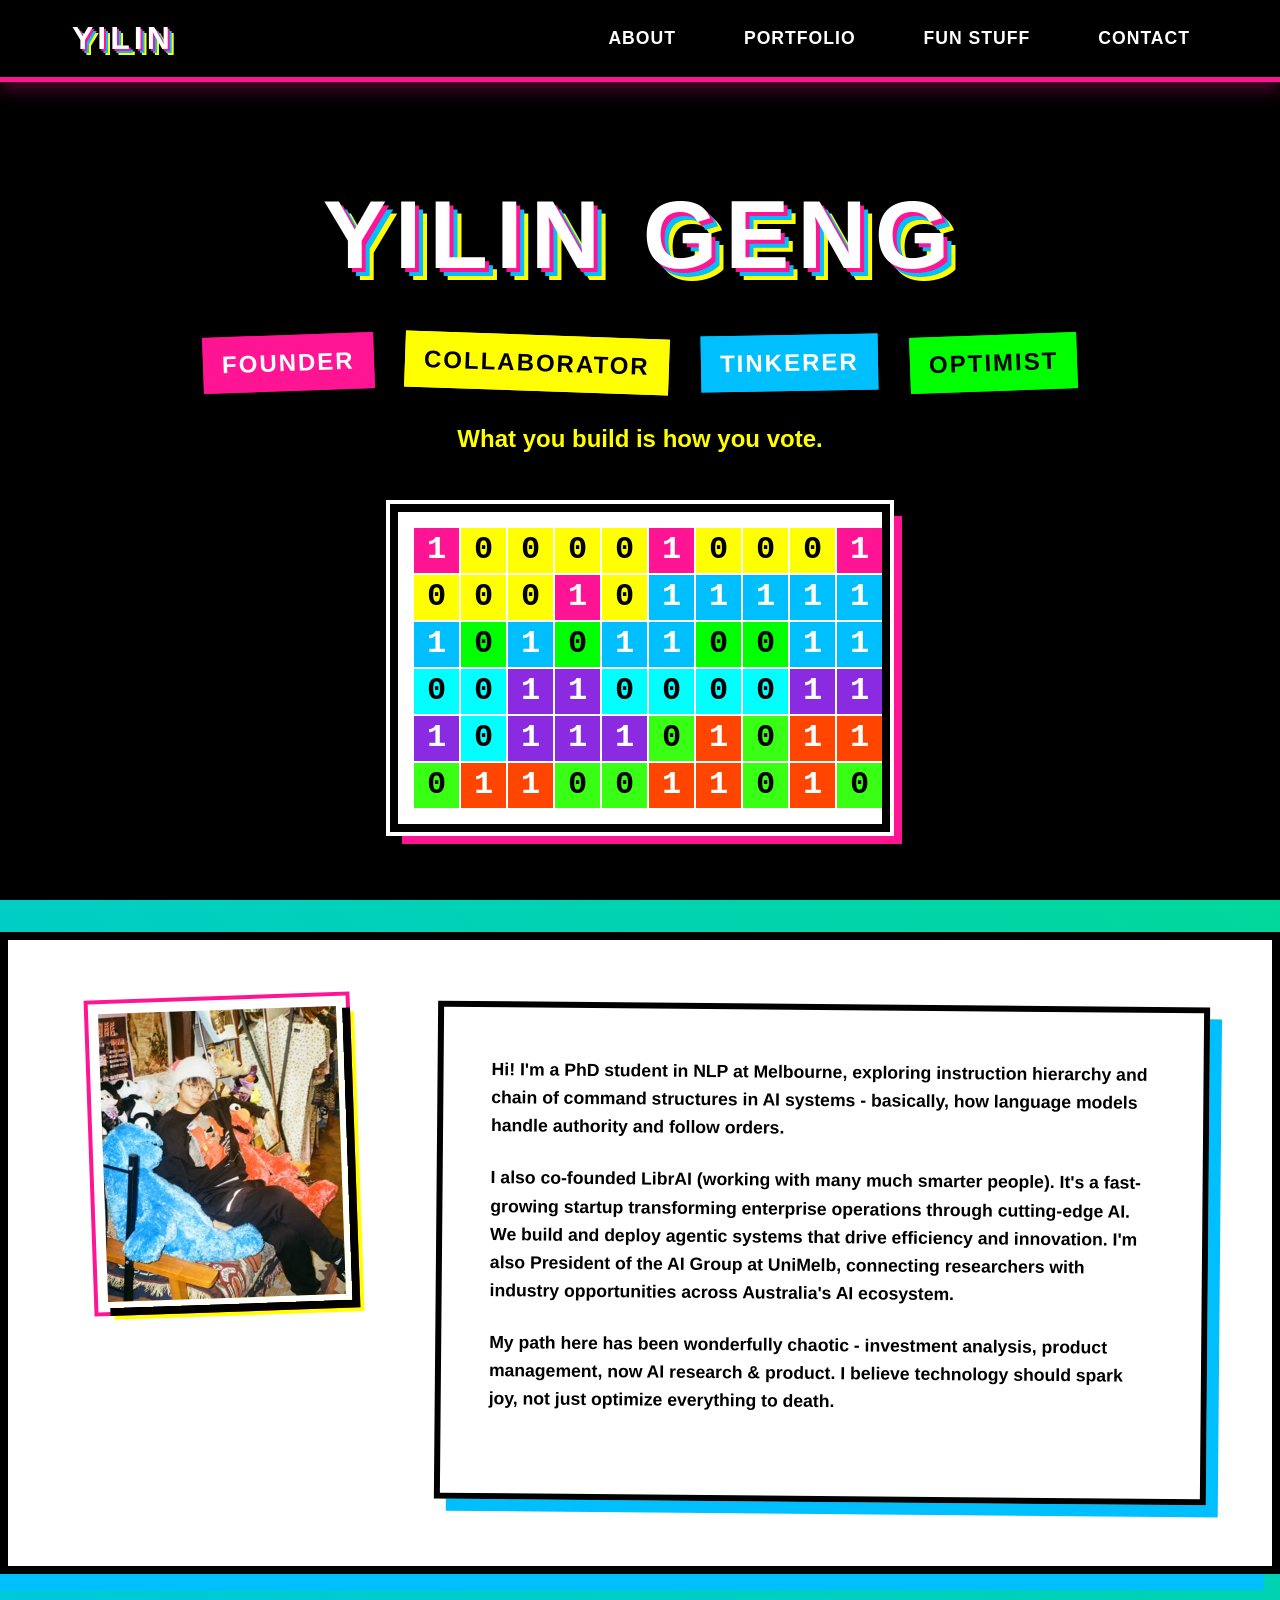
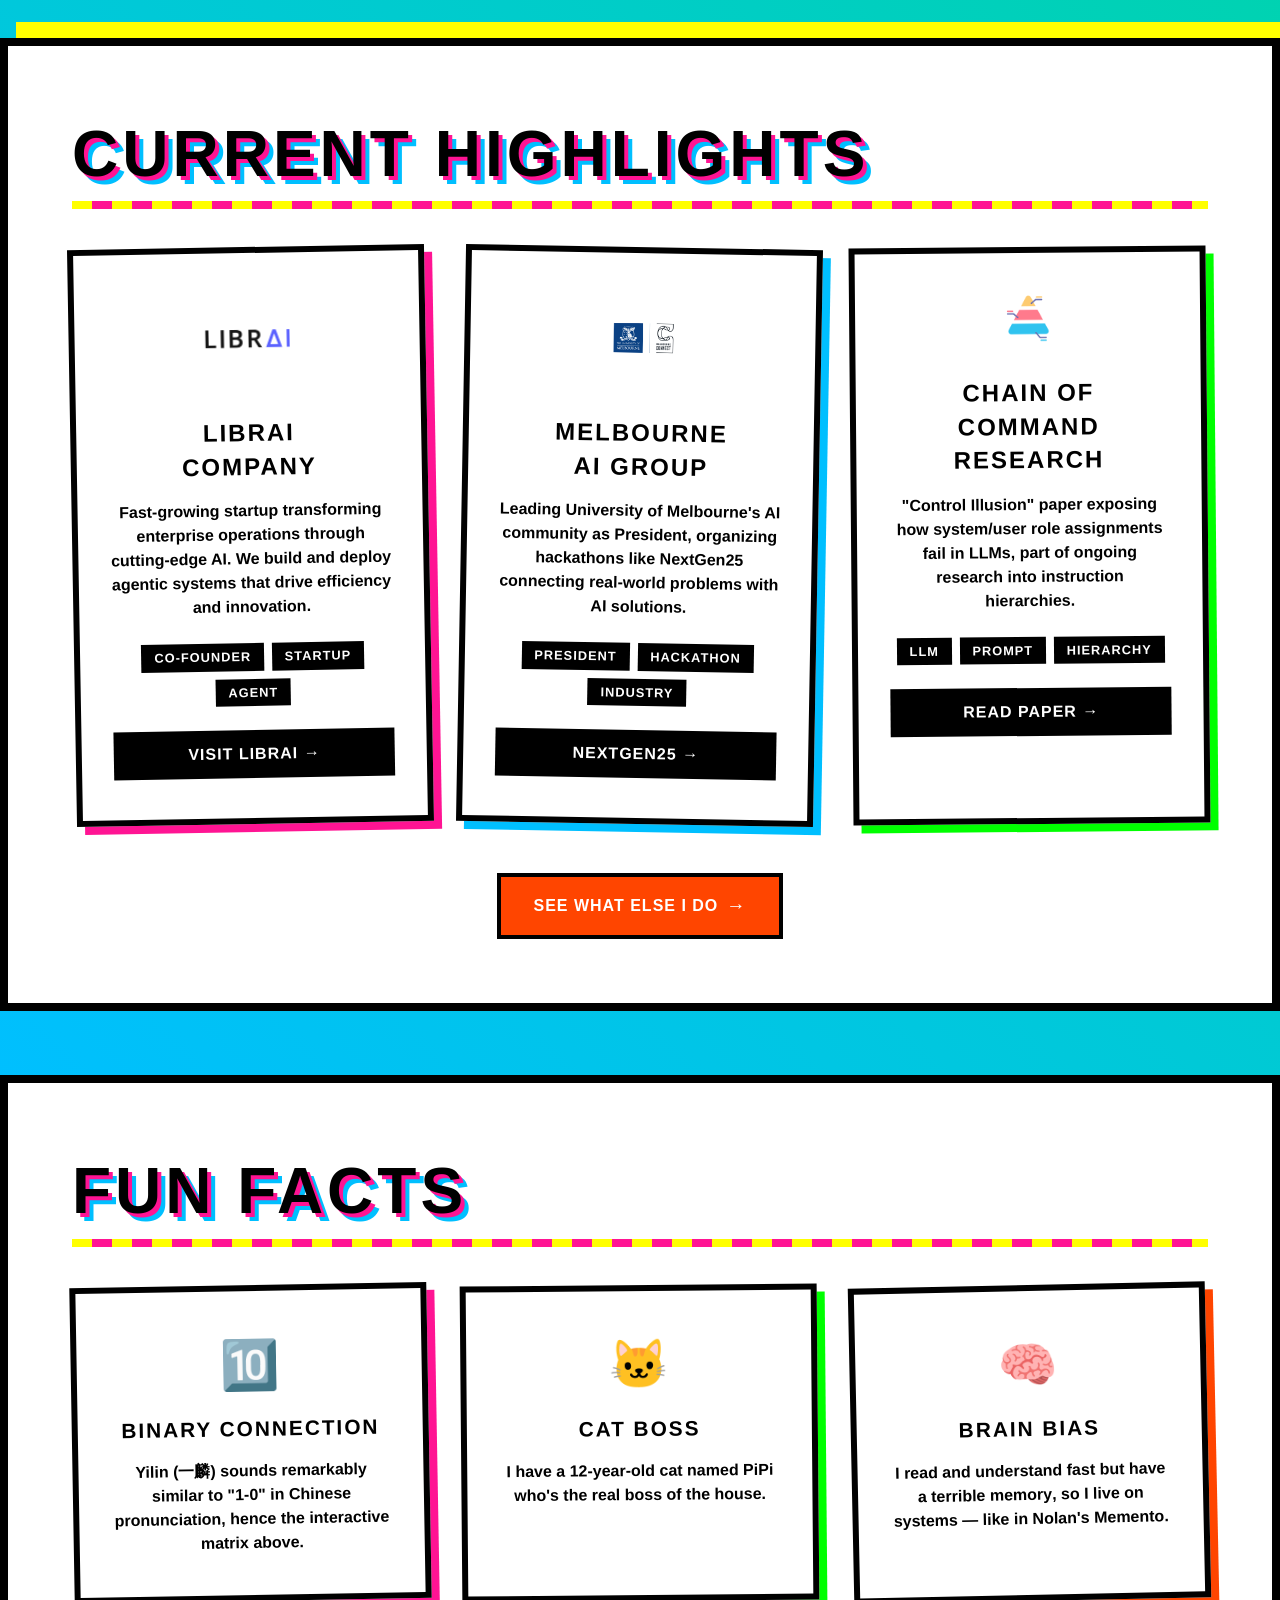
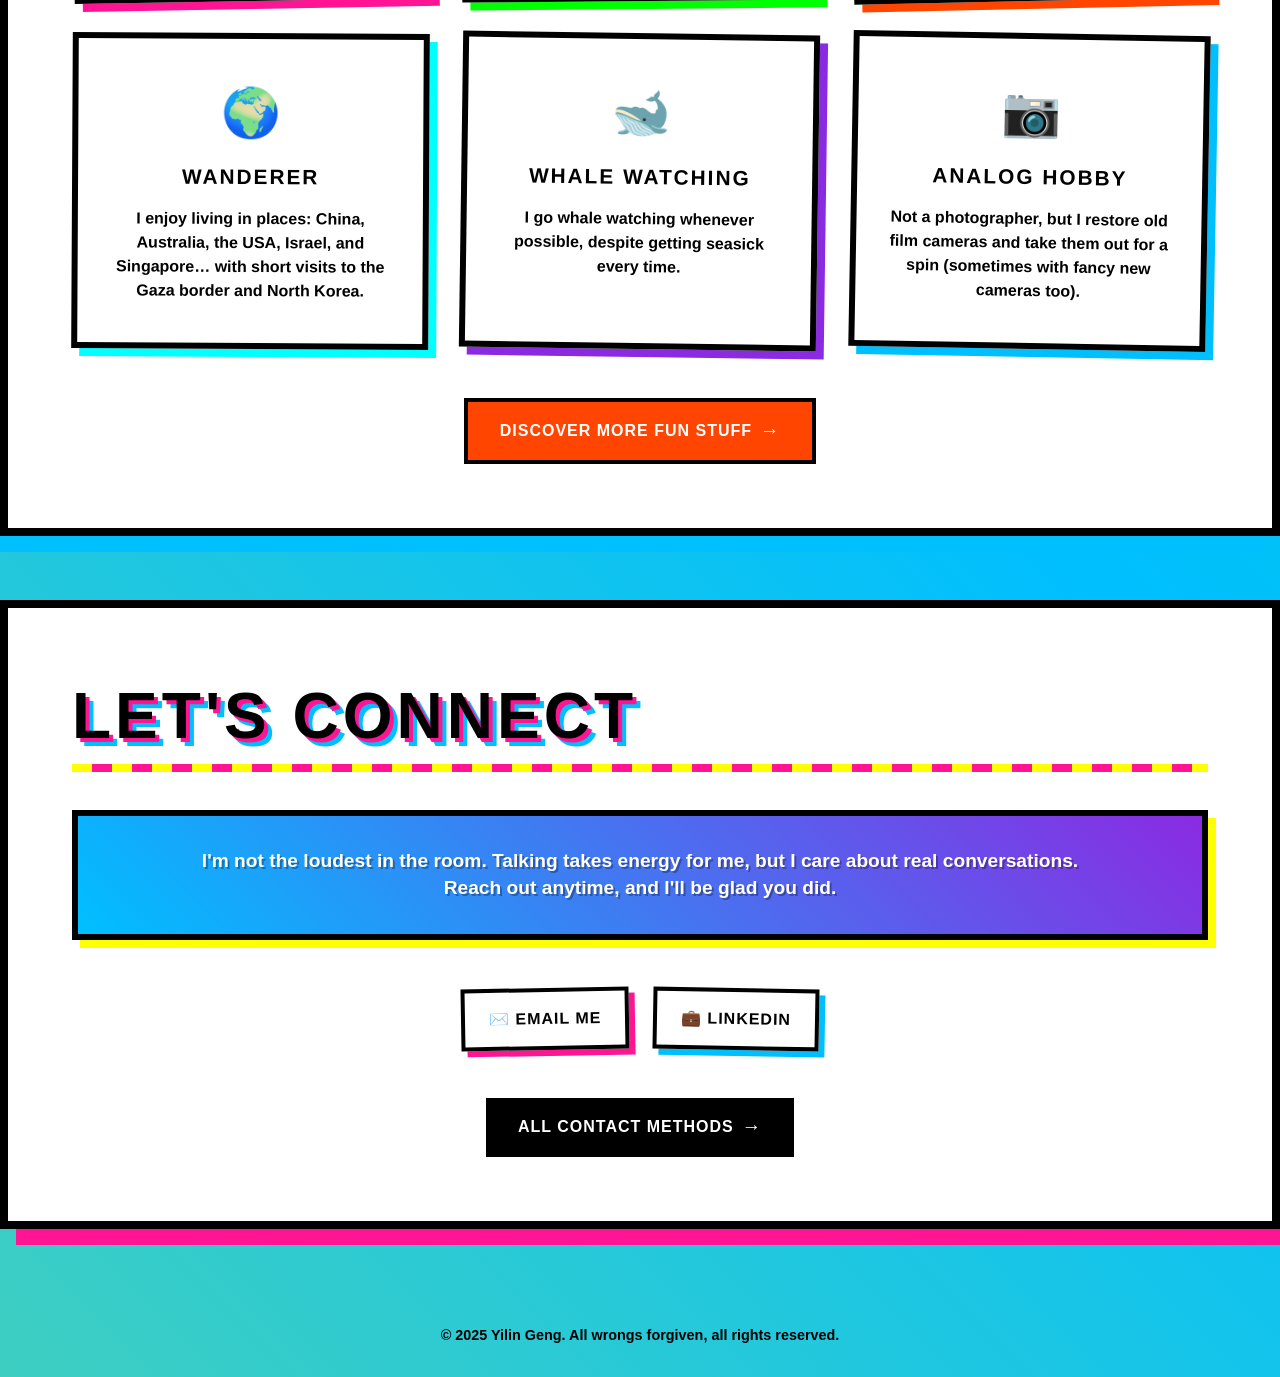
<file: index.html>
<!DOCTYPE html>
<html lang="en">
<head>
    <meta charset="UTF-8">
    <meta name="viewport" content="width=device-width, initial-scale=1.0">
    <title>Yilin Geng</title>
    <link rel="stylesheet" href="style.css">
</head>
<body>
    <nav class="navbar">
        <div class="nav-container">
            <div class="nav-brand">YILIN</div>
            <ul class="nav-menu">
                <li><a href="index.html" class="nav-link">About</a></li>
                <li><a href="portfolio.html" class="nav-link">Portfolio</a></li>
                <li><a href="projects.html" class="nav-link">Fun Stuff</a></li>
                <li><a href="contact.html" class="nav-link">Contact</a></li>
            </ul>
        </div>
    </nav>

    <main>
        <!-- Hero Section -->
        <section class="hero-section">
            <div class="container">
                <div class="hero-content">
                    <h1 class="hero-title">YILIN GENG</h1>
                    <div class="hero-subtitle">
                        <span class="subtitle-line founder-tag">FOUNDER</span>
                        <span class="subtitle-line collaborator-tag">COLLABORATOR</span>
                        <span class="subtitle-line tinkerer-tag">TINKERER</span>
                        <span class="subtitle-line optimist-tag">OPTIMIST</span>
                    </div>
                    <div class="hero-description">
                        <p>What you build is how you vote.</p>
                    </div>
                </div>
                
                <!-- Interactive Binary Matrix -->
                <div class="binary-matrix" id="binaryMatrix">
                    <!-- Test content to see if container is visible -->
                    <div class="binary-cell one">1</div>
                    <div class="binary-cell zero">0</div>
                    <div class="binary-cell one variant-1">1</div>
                    <div class="binary-cell zero variant-1">0</div>
                </div>
            </div>
        </section>

        <!-- Profile Introduction Section -->
        <section class="profile-intro section">
            <div class="container">
                
                <div class="profile-content">
                    <div class="profile-photo-container">
                        <div class="profile-photo">
                            <img src="content/about/profile_photo.jpg" alt="Yilin Geng" />
                            <div class="photo-frame"></div>
                            <div class="photo-shadow"></div>
                        </div>
                    </div>
                    
                    <div class="profile-text">
                        <div class="intro-card" id="about-intro">
                            <!-- Content loaded from about_me.md -->
                        </div>
                    </div>
                </div>
            </div>
        </section>

        <!-- Current Highlights Section -->
        <section class="current-activities section">
            <div class="container">
                <h2 class="section-title">Current Highlights</h2>
                <div class="activities-grid">
                    <div class="activity-card startup-card">
                        <div class="activity-icon"><img src="logos/LibrAI.avif" alt="LibrAI" style="width: 90px; height: 90px; object-fit: contain;"></div>
                        <h3>LibrAI<br>Company</h3>
                        <p>Fast-growing startup transforming enterprise operations through cutting-edge AI. We build and deploy agentic systems that drive efficiency and innovation.</p>
                        <div class="activity-tags">
                            <span class="tag">Co-Founder</span>
                            <span class="tag">Startup</span>
                            <span class="tag">Agent</span>
                        </div>
                        <a href="https://www.librai.tech" class="activity-link" target="_blank">Visit LibrAI →</a>
                    </div>

                    <div class="activity-card event-card">
                        <div class="activity-icon"><img src="logos/Melbourne.jpg" alt="Melbourne AI" style="width: 90px; height: 90px; object-fit: contain; border-radius: 8px;"></div>
                        <h3>Melbourne<br>AI Group</h3>
                        <p>Leading University of Melbourne's AI community as President, organizing hackathons like NextGen25 connecting real-world problems with AI solutions.</p>
                        <div class="activity-tags">
                            <span class="tag">President</span>
                            <span class="tag">Hackathon</span>
                            <span class="tag">Industry</span>
                        </div>
                        <a href="https://www.ainextgen.com.au" class="activity-link" target="_blank">NextGen25 →</a>
                    </div>

                    <!-- Chain of Command Research Thread: Update this section for new papers
                         Current: "Control Illusion" (2502.15851) - system/user role assignment failures
                         Future: Add follow-up papers on instruction hierarchies in LLMs
                         Format: Update title, description, and arXiv link -->
                    <div class="activity-card research-card">
                        <div class="activity-icon"><img src="logos/Chain.png" alt="Chain of Command" style="width: 50px; height: 50px; object-fit: contain;"></div>
                        <h3>Chain of Command<br>Research</h3>
                        <p>"Control Illusion" paper exposing how system/user role assignments fail in LLMs, part of ongoing research into instruction hierarchies.</p>
                        <div class="activity-tags">
                            <span class="tag">LLM</span>
                            <span class="tag">Prompt</span>
                            <span class="tag">Hierarchy</span>
                        </div>
                        <a href="https://arxiv.org/abs/2502.15851" class="activity-link" target="_blank">Read Paper →</a>
                    </div>
                </div>

                <div class="more-highlights">
                    <a href="portfolio.html" class="highlights-link">
                        <span>See what else I do</span>
                        <span class="link-arrow">→</span>
                    </a>
                </div>
            </div>
        </section>

        <!-- Fun Facts Section -->
        <section class="fun-facts-preview section">
            <div class="container">
                <h2 class="section-title">Fun Facts</h2>
                <div class="facts-preview-grid">
                    <div class="fact-card binary-fact">
                        <div class="fact-icon">🔟</div>
                        <h3>Binary Connection</h3>
                        <p><strong>Yilin (一麟)</strong> sounds remarkably similar to <strong>"1-0"</strong> in Chinese pronunciation, hence the interactive matrix above.</p>
                    </div>

                    <div class="fact-card cat-fact">
                        <div class="fact-icon">🐱</div>
                        <h3>Cat Boss</h3>
                        <p>I have a 12-year-old cat named <strong>PiPi</strong> who's the real boss of the house.</p>
                    </div>

                    <div class="fact-card reading-fact">
                        <div class="fact-icon">🧠</div>
                        <h3>Brain Bias</h3>
                        <p>I read and understand fast but have a <strong>terrible memory</strong>, so I live on systems — like in Nolan's Memento.</p>
                    </div>

                    <div class="fact-card travel-fact">
                        <div class="fact-icon">🌍</div>
                        <h3>Wanderer</h3>
                        <p>I enjoy living in places: <strong>China, Australia, the USA, Israel, and Singapore</strong>… with short visits to the Gaza border and North Korea.</p>
                    </div>

                    <div class="fact-card whale-fact">
                        <div class="fact-icon">🐋</div>
                        <h3>Whale Watching</h3>
                        <p>I go <strong>whale watching</strong> whenever possible, despite getting seasick every time.</p>
                    </div>

                    <div class="fact-card camera-fact">
                        <div class="fact-icon">📷</div>
                        <h3>Analog Hobby</h3>
                        <p>Not a photographer, but I restore <strong>old film cameras</strong> and take them out for a spin (sometimes with fancy new cameras too).</p>
                    </div>
                </div>

                <div class="more-fun-facts">
                    <a href="projects.html" class="fun-facts-link">
                        <span>Discover More Fun Stuff</span>
                        <span class="link-arrow">→</span>
                    </a>
                </div>
            </div>
        </section>

        <!-- Contact Preview Section -->
        <section class="contact-preview section">
            <div class="container">
                <h2 class="section-title">Let's Connect</h2>
                <div class="contact-preview-content">
                    <div class="contact-intro">
                        <p>I'm not the loudest in the room. Talking takes energy for me, but I care about real conversations.<br>Reach out anytime, and I'll be glad you did.</p>
                    </div>

                    <div class="contact-quick-links">
                        <a href="mailto:yilin.geng@outlook.com" class="contact-quick-link email-quick">
                            <span>✉️ Email Me</span>
                        </a>
                        <a href="https://www.linkedin.com/in/10link/" class="contact-quick-link linkedin-quick">
                            <span>💼 LinkedIn</span>
                        </a>
                    </div>

                    <div class="full-contact-link">
                        <a href="contact.html" class="contact-page-link">
                            <span>All Contact Methods</span>
                            <span class="link-arrow">→</span>
                        </a>
                    </div>
                </div>
            </div>
        </section>
    </main>

    <footer class="footer">
        <div class="container">
            <p>&copy; 2025 Yilin Geng. All wrongs forgiven, all rights reserved.</p>
        </div>
    </footer>

    <script src="script.js"></script>
</body>
</html>
</file>
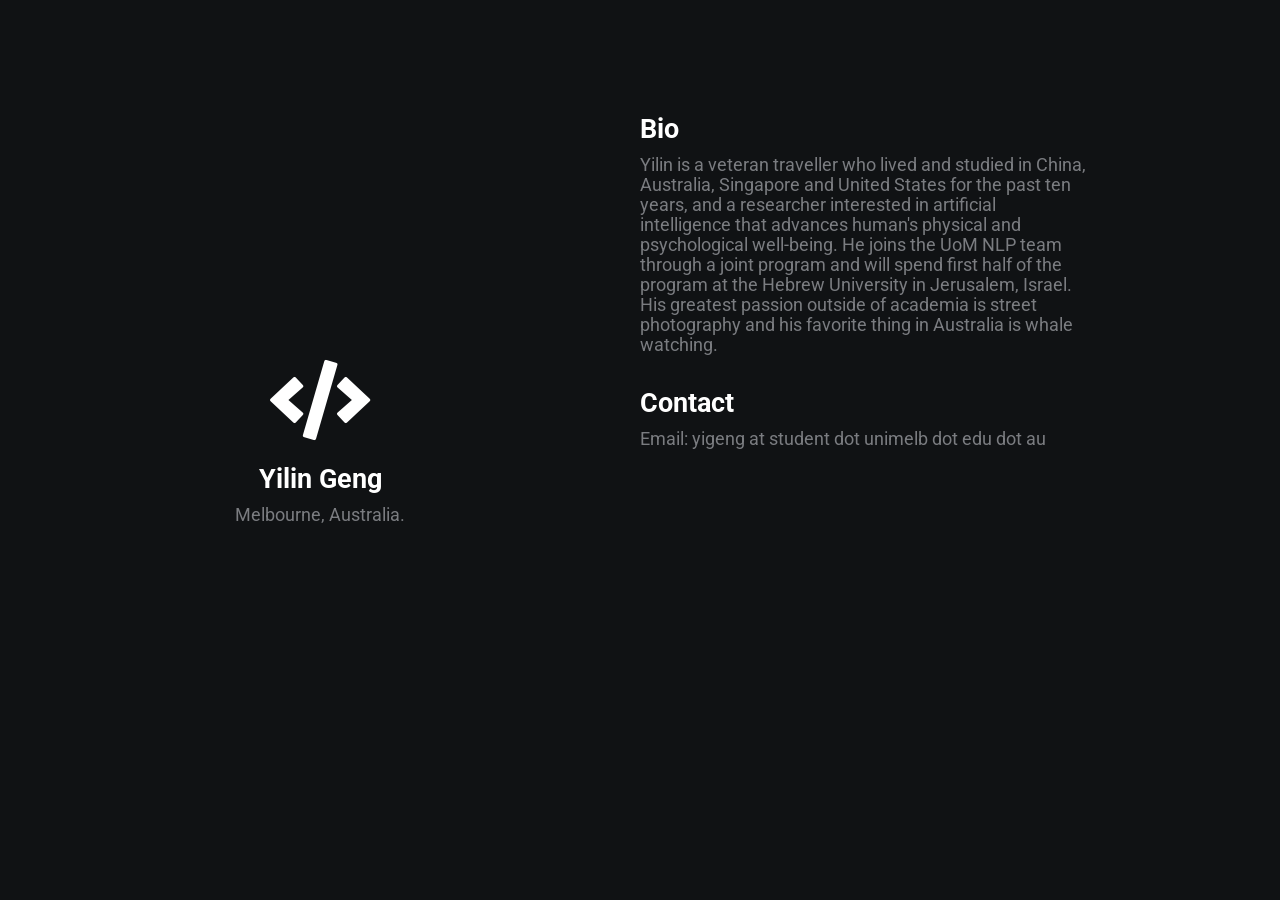
<file: minimal/index.html>
<!DOCTYPE html>
<html lang="en">
<head>
    <meta charset="UTF-8">
    <meta name="viewport" content="width=device-width, initial-scale=1.0">
    <meta http-equiv="X-UA-Compatible" content="ie=edge">
    <link rel="stylesheet" href="https://use.fontawesome.com/releases/v5.4.1/css/all.css" integrity="sha384-5sAR7xN1Nv6T6+dT2mhtzEpVJvfS3NScPQTrOxhwjIuvcA67KV2R5Jz6kr4abQsz" crossorigin="anonymous">
    <link rel="stylesheet" href="style.css">
    <title>Yilin Geng</title>
</head>
<body>
    <div class="grid-2">
        <div class="section-1">
            <i class="fas fa-code fa-5x white"></i>
            <h2>Yilin Geng</h2>
            <p>Melbourne, Australia.</p>
            <!-- <a href="#"><i class="fab fa-twitter"></i></a> -->
            <!-- <a href="#"><i class="fab fa-linkedin"></i></a> -->
            <!-- <a href="#"><i class="fab fa-github"></i></a> -->
        </div>
        <div class="section-2">
            <h2>Bio</h2>
            <p>Yilin is a veteran traveller who lived and studied in China, Australia, Singapore and
                United States for the past ten years, and a researcher interested in artificial intelligence that
                advances human's physical and psychological well-being. He joins the UoM NLP team
                through a joint program and will spend first half of the program at the Hebrew University in
                Jerusalem, Israel. His greatest passion outside of academia is street photography and his
                favorite thing in Australia is whale watching.</p>
            <!-- <h2>Experience</h2>
            <p>Lorem ipsum dolor sit amet consectetur adipisicing elit. Reiciendis in maiores autem quidem.</p> -->

            <!-- <h2>Skills</h2>
            <p>Lorem ipsum dolor sit amet consectetur adipisicing elit. Reiciendis in maiores autem quidem obcaecati excepturi! Cupiditate eaque itaque magni voluptatibus neque nobis est dolor? Atque sunt minus ipsa asperiores. At.</p> -->
            <!-- <h2>Projects</h2>
            <a href="#">Project 1</a>
            <a href="#">Project 2</a>
            <a href="#">Project 3</a>
            <a href="#">Project 4</a>
            <a href="#">Project 5</a> -->
            <h2>Contact</h2>
            <p>Email: yigeng at student dot unimelb dot edu dot au</p>
        </div>
    </div>
</body>
</html>
</file>
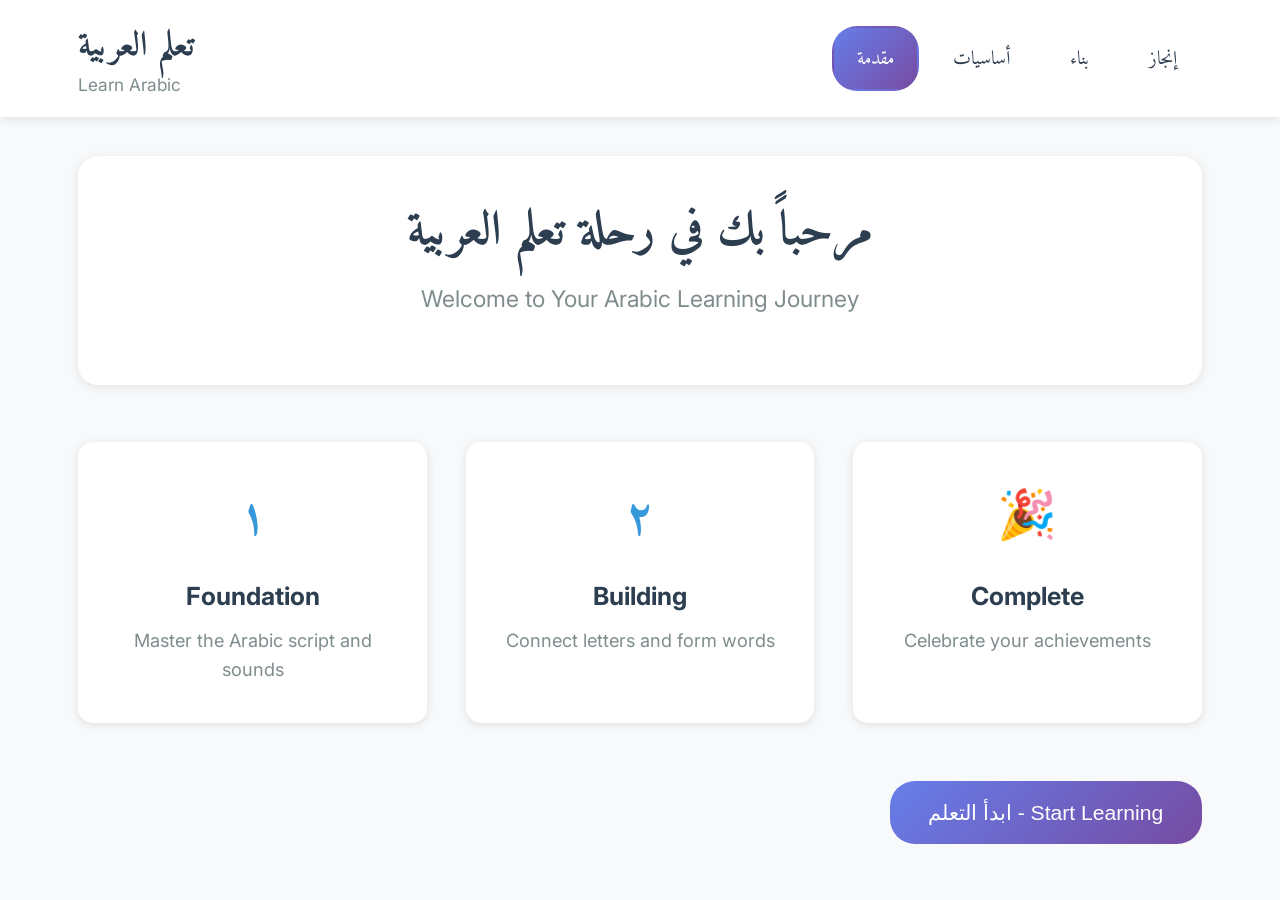
<file: content/projects/learning_arabic/index.html>
<!DOCTYPE html>
<html lang="ar" dir="rtl">
<head>
    <meta charset="UTF-8">
    <meta name="viewport" content="width=device-width, initial-scale=1.0">
    <title>تعلم العربية - Learn Arabic</title>
    <link href="https://fonts.googleapis.com/css2?family=Amiri:wght@400;700&family=Inter:wght@300;400;500;600&display=swap" rel="stylesheet">
    <link rel="stylesheet" href="style.css">
</head>
<body>
    <nav class="navbar">
        <div class="nav-container">
            <div class="nav-brand">
                <span class="arabic-title">تعلم العربية</span>
                <span class="english-subtitle">Learn Arabic</span>
            </div>
            <div class="nav-menu">
                <button class="nav-item active" data-level="intro">مقدمة</button>
                <button class="nav-item" data-level="foundation">أساسيات</button>
                <button class="nav-item" data-level="building">بناء</button>
                <button class="nav-item" data-level="completion">إنجاز</button>
            </div>
        </div>
    </nav>

    <main class="main-content">
        <!-- Introduction Section -->
        <section id="intro" class="level-section active">
            <div class="level-header">
                <h1 class="level-title">مرحباً بك في رحلة تعلم العربية</h1>
                <p class="level-subtitle">Welcome to Your Arabic Learning Journey</p>
            </div>
            
            <div class="intro-content">
                <div class="journey-map">
                    <div class="journey-step" data-level="foundation">
                        <div class="step-number">١</div>
                        <h3>Foundation</h3>
                        <p>Master the Arabic script and sounds</p>
                    </div>
                    <div class="journey-step" data-level="building">
                        <div class="step-number">٢</div>
                        <h3>Building</h3>
                        <p>Connect letters and form words</p>
                    </div>
                    <div class="journey-step" data-level="completion">
                        <div class="step-number">🎉</div>
                        <h3>Complete</h3>
                        <p>Celebrate your achievements</p>
                    </div>
                </div>
                
                <div class="start-learning">
                    <button class="primary-btn" onclick="startLearning()">ابدأ التعلم - Start Learning</button>
                </div>
            </div>
        </section>

        <!-- Foundation Level -->
        <section id="foundation" class="level-section">
            <div class="level-header">
                <h1 class="level-title">المستوى الأول: أساسيات</h1>
                <p class="level-subtitle">Level 1: Foundation - Arabic Script & Sounds</p>
                <div class="progress-bar">
                    <div class="progress-fill" style="width: 0%"></div>
                </div>
            </div>

            <div class="learning-modules">
                <!-- Arabic Alphabet Interactive -->
                <div class="module-card">
                    <h3>الأبجدية العربية - Arabic Alphabet</h3>
                    <div class="alphabet-grid" id="alphabetGrid">
                        <!-- Letters will be generated by JavaScript -->
                    </div>
                    <div class="module-controls">
                        <button class="action-btn" onclick="playAllLetters()">🔊 Play All</button>
                        <button class="action-btn" onclick="shuffleLetters()">🔀 Shuffle</button>
                    </div>
                </div>

                <!-- Letter Recognition Game -->
                <div class="module-card">
                    <h3>التعرف على الحروف - Letter Recognition</h3>
                    <div class="recognition-game">
                        <div class="game-question">
                            <div class="letter-display" id="currentLetter">ا</div>
                            <p>What sound does this letter make?</p>
                        </div>
                        <div class="game-options">
                            <button class="option-btn" onclick="checkAnswer('a')">a (alif)</button>
                            <button class="option-btn" onclick="checkAnswer('b')">b (ba)</button>
                            <button class="option-btn" onclick="checkAnswer('t')">t (ta)</button>
                            <button class="option-btn" onclick="checkAnswer('th')">th (tha)</button>
                        </div>
                        <div class="game-feedback" id="gameFeedback"></div>
                    </div>
                </div>

                <!-- Number Learning -->
                <div class="module-card">
                    <h3>الأرقام - Numbers 1-10</h3>
                    <div class="numbers-grid">
                        <div class="number-item" onclick="playNumber(1)">
                            <div class="arabic-number">١</div>
                            <div class="english-number">1</div>
                            <div class="number-word">واحد</div>
                        </div>
                        <div class="number-item" onclick="playNumber(2)">
                            <div class="arabic-number">٢</div>
                            <div class="english-number">2</div>
                            <div class="number-word">اثنان</div>
                        </div>
                        <!-- More numbers will be added by JavaScript -->
                    </div>
                </div>
            </div>

            <div class="level-navigation">
                <button class="nav-btn prev" onclick="previousLevel()">← Previous</button>
                <button class="nav-btn next" onclick="nextLevel()">Next Level →</button>
            </div>
        </section>

        <!-- Building Level -->
        <section id="building" class="level-section">
            <div class="level-header">
                <h1 class="level-title">المستوى الثاني: بناء</h1>
                <p class="level-subtitle">Level 2: Building - Word Formation & Basic Phrases</p>
                <div class="progress-bar">
                    <div class="progress-fill" style="width: 0%"></div>
                </div>
            </div>

            <div class="learning-modules">
                <!-- Letter Connection Practice -->
                <div class="module-card">
                    <h3>ربط الحروف - Letter Connections</h3>
                    <div class="connection-explanation">
                        <p>Arabic letters change shape based on their position in a word. Learn how letters connect!</p>
                    </div>
                    
                    <div class="connection-demo">
                        <div class="demo-selector">
                            <label>Choose a letter to see its forms:</label>
                            <select id="letterSelector" onchange="showLetterForms()">
                                <option value="">Select a letter...</option>
                                <option value="ب">ب (ba)</option>
                                <option value="ت">ت (ta)</option>
                                <option value="ج">ج (jim)</option>
                                <option value="د">د (dal)</option>
                                <option value="ر">ر (ra)</option>
                                <option value="س">س (sin)</option>
                                <option value="ع">ع (ayn)</option>
                                <option value="ف">ف (fa)</option>
                                <option value="ق">ق (qaf)</option>
                                <option value="ل">ل (lam)</option>
                                <option value="م">م (mim)</option>
                                <option value="ن">ن (nun)</option>
                                <option value="ه">ه (ha)</option>
                                <option value="ي">ي (ya)</option>
                            </select>
                        </div>
                        
                        <div class="letter-forms-display" id="letterFormsDisplay">
                            <div class="form-item">
                                <div class="form-label">Isolated<br>(منفصل)</div>
                                <div class="form-letter" id="isolatedForm">-</div>
                            </div>
                            <div class="form-item">
                                <div class="form-label">Initial<br>(أول)</div>
                                <div class="form-letter" id="initialForm">-</div>
                            </div>
                            <div class="form-item">
                                <div class="form-label">Medial<br>(وسط)</div>
                                <div class="form-letter" id="medialForm">-</div>
                            </div>
                            <div class="form-item">
                                <div class="form-label">Final<br>(آخر)</div>
                                <div class="form-letter" id="finalForm">-</div>
                            </div>
                        </div>
                    </div>

                    <div class="word-examples" id="wordExamples">
                        <h4>Example Words:</h4>
                        <div class="example-words" id="exampleWordsList">
                            <!-- Examples will be populated by JavaScript -->
                        </div>
                    </div>
                </div>

                <!-- Enhanced Basic Greetings -->
                <div class="module-card">
                    <h3>التحيات الأساسية - Essential Greetings</h3>
                    
                    <div class="greetings-practice">
                        <div class="greeting-category">
                            <h4>Meeting Someone (اللقاء)</h4>
                            <div class="greeting-grid">
                                <div class="greeting-item" data-greeting="السلام عليكم">
                                    <div class="arabic-text">السلام عليكم</div>
                                    <div class="transliteration">as-salāmu ʿalaykum</div>
                                    <div class="english-text">Peace be upon you (formal)</div>
                                    <div class="usage-note">Universal Islamic greeting</div>
                                    <button class="play-btn" onclick="playGreeting('salam')">🔊</button>
                                </div>
                                
                                <div class="greeting-item" data-greeting="أهلاً وسهلاً">
                                    <div class="arabic-text">أهلاً وسهلاً</div>
                                    <div class="transliteration">ahlan wa sahlan</div>
                                    <div class="english-text">Welcome!</div>
                                    <div class="usage-note">Welcoming guests</div>
                                    <button class="play-btn" onclick="playGreeting('ahlan')">🔊</button>
                                </div>
                                
                                <div class="greeting-item" data-greeting="مرحباً">
                                    <div class="arabic-text">مرحباً</div>
                                    <div class="transliteration">marḥaban</div>
                                    <div class="english-text">Hello! (informal)</div>
                                    <div class="usage-note">Casual greeting</div>
                                    <button class="play-btn" onclick="playGreeting('marhaban')">🔊</button>
                                </div>
                            </div>
                        </div>

                        <div class="greeting-category">
                            <h4>Asking How Someone Is (السؤال عن الحال)</h4>
                            <div class="greeting-grid">
                                <div class="greeting-item" data-greeting="كيف حالك؟">
                                    <div class="arabic-text">كيف حالك؟</div>
                                    <div class="transliteration">kayf ḥālak?</div>
                                    <div class="english-text">How are you? (to male)</div>
                                    <div class="usage-note">Standard inquiry</div>
                                    <button class="play-btn" onclick="playGreeting('kayf-halak')">🔊</button>
                                </div>
                                
                                <div class="greeting-item" data-greeting="كيف حالك؟ (f)">
                                    <div class="arabic-text">كيف حالكِ؟</div>
                                    <div class="transliteration">kayf ḥālik?</div>
                                    <div class="english-text">How are you? (to female)</div>
                                    <div class="usage-note">Note the ِ ending</div>
                                    <button class="play-btn" onclick="playGreeting('kayf-halik')">🔊</button>
                                </div>
                            </div>
                        </div>

                        <div class="greeting-category">
                            <h4>Common Responses (الردود الشائعة)</h4>
                            <div class="greeting-grid">
                                <div class="greeting-item" data-greeting="الحمد لله">
                                    <div class="arabic-text">الحمد لله</div>
                                    <div class="transliteration">al-ḥamdu lillāh</div>
                                    <div class="english-text">Praise be to God</div>
                                    <div class="usage-note">Common response meaning "fine"</div>
                                    <button class="play-btn" onclick="playGreeting('hamdulillah')">🔊</button>
                                </div>
                                
                                <div class="greeting-item" data-greeting="بخير">
                                    <div class="arabic-text">بخير، شكراً</div>
                                    <div class="transliteration">bi-khayr, shukran</div>
                                    <div class="english-text">Fine, thank you</div>
                                    <div class="usage-note">Simple positive response</div>
                                    <button class="play-btn" onclick="playGreeting('bikhayr')">🔊</button>
                                </div>
                            </div>
                        </div>

                        <div class="greeting-category">
                            <h4>Saying Goodbye (الوداع)</h4>
                            <div class="greeting-grid">
                                <div class="greeting-item" data-greeting="مع السلامة">
                                    <div class="arabic-text">مع السلامة</div>
                                    <div class="transliteration">maʿa as-salāma</div>
                                    <div class="english-text">Go with peace (goodbye)</div>
                                    <div class="usage-note">Formal farewell</div>
                                    <button class="play-btn" onclick="playGreeting('ma-salamah')">🔊</button>
                                </div>
                                
                                <div class="greeting-item" data-greeting="إلى اللقاء">
                                    <div class="arabic-text">إلى اللقاء</div>
                                    <div class="transliteration">ilā al-liqā'</div>
                                    <div class="english-text">Until we meet again</div>
                                    <div class="usage-note">See you later</div>
                                    <button class="play-btn" onclick="playGreeting('ila-liqa')">🔊</button>
                                </div>
                            </div>
                        </div>
                    </div>

                    <div class="greeting-practice">
                        <h4>Practice: Match the Response</h4>
                        <div class="practice-question" id="greetingPractice">
                            <div class="question-text">
                                <span class="arabic-question" id="practiceQuestion">السلام عليكم</span>
                                <span class="english-question" id="practiceQuestionEn">Peace be upon you</span>
                            </div>
                            <div class="practice-options">
                                <button class="practice-btn" onclick="checkGreetingAnswer('وعليكم السلام')">وعليكم السلام</button>
                                <button class="practice-btn" onclick="checkGreetingAnswer('أهلاً وسهلاً')">أهلاً وسهلاً</button>
                                <button class="practice-btn" onclick="checkGreetingAnswer('مع السلامة')">مع السلامة</button>
                            </div>
                            <div class="practice-feedback" id="greetingFeedback"></div>
                        </div>
                    </div>
                </div>

                <!-- Redesigned Interactive Conversation -->
                <div class="module-card">
                    <h3>محاكي المحادثة - Interactive Conversation</h3>
                    
                    <div class="conversation-intro">
                        <p>Practice a real Arabic conversation step by step. You'll learn proper responses and cultural context.</p>
                    </div>

                    <div class="conversation-sim">
                        <div class="conversation-scenario">
                            <h4 id="scenarioTitle">Scenario: Meeting Someone New</h4>
                            <p id="scenarioDescription">You're meeting Ahmed, a new colleague. Practice the greeting exchange.</p>
                        </div>

                        <div class="chat-window" id="chatWindow">
                            <div class="conversation-start">
                                <div class="character-intro">
                                    <div class="character-avatar">👨</div>
                                    <div class="character-name">Ahmed</div>
                                </div>
                                <div class="message received" id="initialMessage">
                                    <div class="arabic">السلام عليكم</div>
                                    <div class="transliteration">as-salāmu ʿalaykum</div>
                                    <div class="english">Peace be upon you</div>
                                </div>
                            </div>
                        </div>

                        <div class="response-section" id="responseSection">
                            <div class="response-instruction">
                                <strong>Your turn:</strong> How should you respond to this greeting?
                            </div>
                            <div class="response-options" id="responseOptions">
                                <button class="response-btn correct" onclick="handleConversationResponse('وعليكم السلام', 'wa ʿalaykumu as-salām', 'And upon you peace', true)">
                                    <div class="option-arabic">وعليكم السلام</div>
                                    <div class="option-english">And upon you peace</div>
                                </button>
                                <button class="response-btn" onclick="handleConversationResponse('شكراً', 'shukran', 'Thank you', false)">
                                    <div class="option-arabic">شكراً</div>
                                    <div class="option-english">Thank you</div>
                                </button>
                                <button class="response-btn" onclick="handleConversationResponse('مع السلامة', 'maʿa as-salāma', 'Goodbye', false)">
                                    <div class="option-arabic">مع السلامة</div>
                                    <div class="option-english">Goodbye</div>
                                </button>
                            </div>
                        </div>

                        <div class="conversation-progress">
                            <div class="progress-indicator">
                                <span>Step <span id="currentStep">1</span> of <span id="totalSteps">4</span></span>
                            </div>
                            <div class="progress-bar">
                                <div class="progress-fill" id="conversationProgress" style="width: 25%"></div>
                            </div>
                        </div>

                        <div class="cultural-tip" id="culturalTip">
                            <div class="tip-icon">💡</div>
                            <div class="tip-content">
                                <strong>Cultural Tip:</strong> "السلام عليكم" is the traditional Islamic greeting. The proper response is "وعليكم السلام" which mirrors back the greeting.
                            </div>
                        </div>

                        <div class="conversation-controls">
                            <button class="control-btn" onclick="restartConversation()">🔄 Restart</button>
                            <button class="control-btn" onclick="nextScenario()">➡️ Next Scenario</button>
                        </div>
                    </div>
                </div>
            </div>

            <div class="level-navigation">
                <button class="nav-btn prev" onclick="previousLevel()">← Previous</button>
                <button class="nav-btn next" onclick="nextLevel()">Next Level →</button>
            </div>
        </section>

        <!-- Completion Section -->
        <section id="completion" class="level-section">
            <div class="level-header">
                <h1 class="level-title">تهانينا! - Congratulations!</h1>
                <p class="level-subtitle">You've completed the Arabic Foundation Course</p>
            </div>
            
            <div class="completion-content">
                <div class="achievement-summary">
                    <h3>🎉 What You've Accomplished</h3>
                    <div class="achievements-grid">
                        <div class="achievement-item">
                            <div class="achievement-icon">🔤</div>
                            <h4>Arabic Alphabet Mastery</h4>
                            <p>Learned all 28 Arabic letters and their sounds</p>
                        </div>
                        <div class="achievement-item">
                            <div class="achievement-icon">🔢</div>
                            <h4>Number Recognition</h4>
                            <p>Mastered Arabic numerals 1-10</p>
                        </div>
                        <div class="achievement-item">
                            <div class="achievement-icon">🤝</div>
                            <h4>Basic Greetings</h4>
                            <p>Can exchange common Arabic greetings</p>
                        </div>
                        <div class="achievement-item">
                            <div class="achievement-icon">🔗</div>
                            <h4>Letter Connections</h4>
                            <p>Understand how Arabic letters connect</p>
                        </div>
                    </div>
                </div>

                <div class="next-steps">
                    <h3>🚀 Continue Your Arabic Journey</h3>
                    <p>Ready to take your Arabic skills to the next level? Here are recommended resources:</p>
                    <div class="resources-list">
                        <div class="resource-item">
                            <strong>📚 Online Courses:</strong> Duolingo Arabic, Babbel, or iTalki for structured learning
                        </div>
                        <div class="resource-item">
                            <strong>📖 Textbooks:</strong> "Al-Kitaab" series or "Madinah Arabic" for comprehensive study
                        </div>
                        <div class="resource-item">
                            <strong>🎧 Listening:</strong> Arabic podcasts, news (Al Jazeera), or YouTube channels
                        </div>
                        <div class="resource-item">
                            <strong>💬 Practice:</strong> Language exchange apps like HelloTalk or Tandem
                        </div>
                    </div>
                </div>

                <div class="restart-option">
                    <button class="primary-btn" onclick="restartCourse()">🔄 Review Course Again</button>
                    <button class="secondary-btn" onclick="window.close()">✨ Explore More Projects</button>
                </div>
            </div>
        </section>
    </main>

    <script src="audio-data.js"></script>
    <script src="script.js"></script>
</body>
</html>
</file>
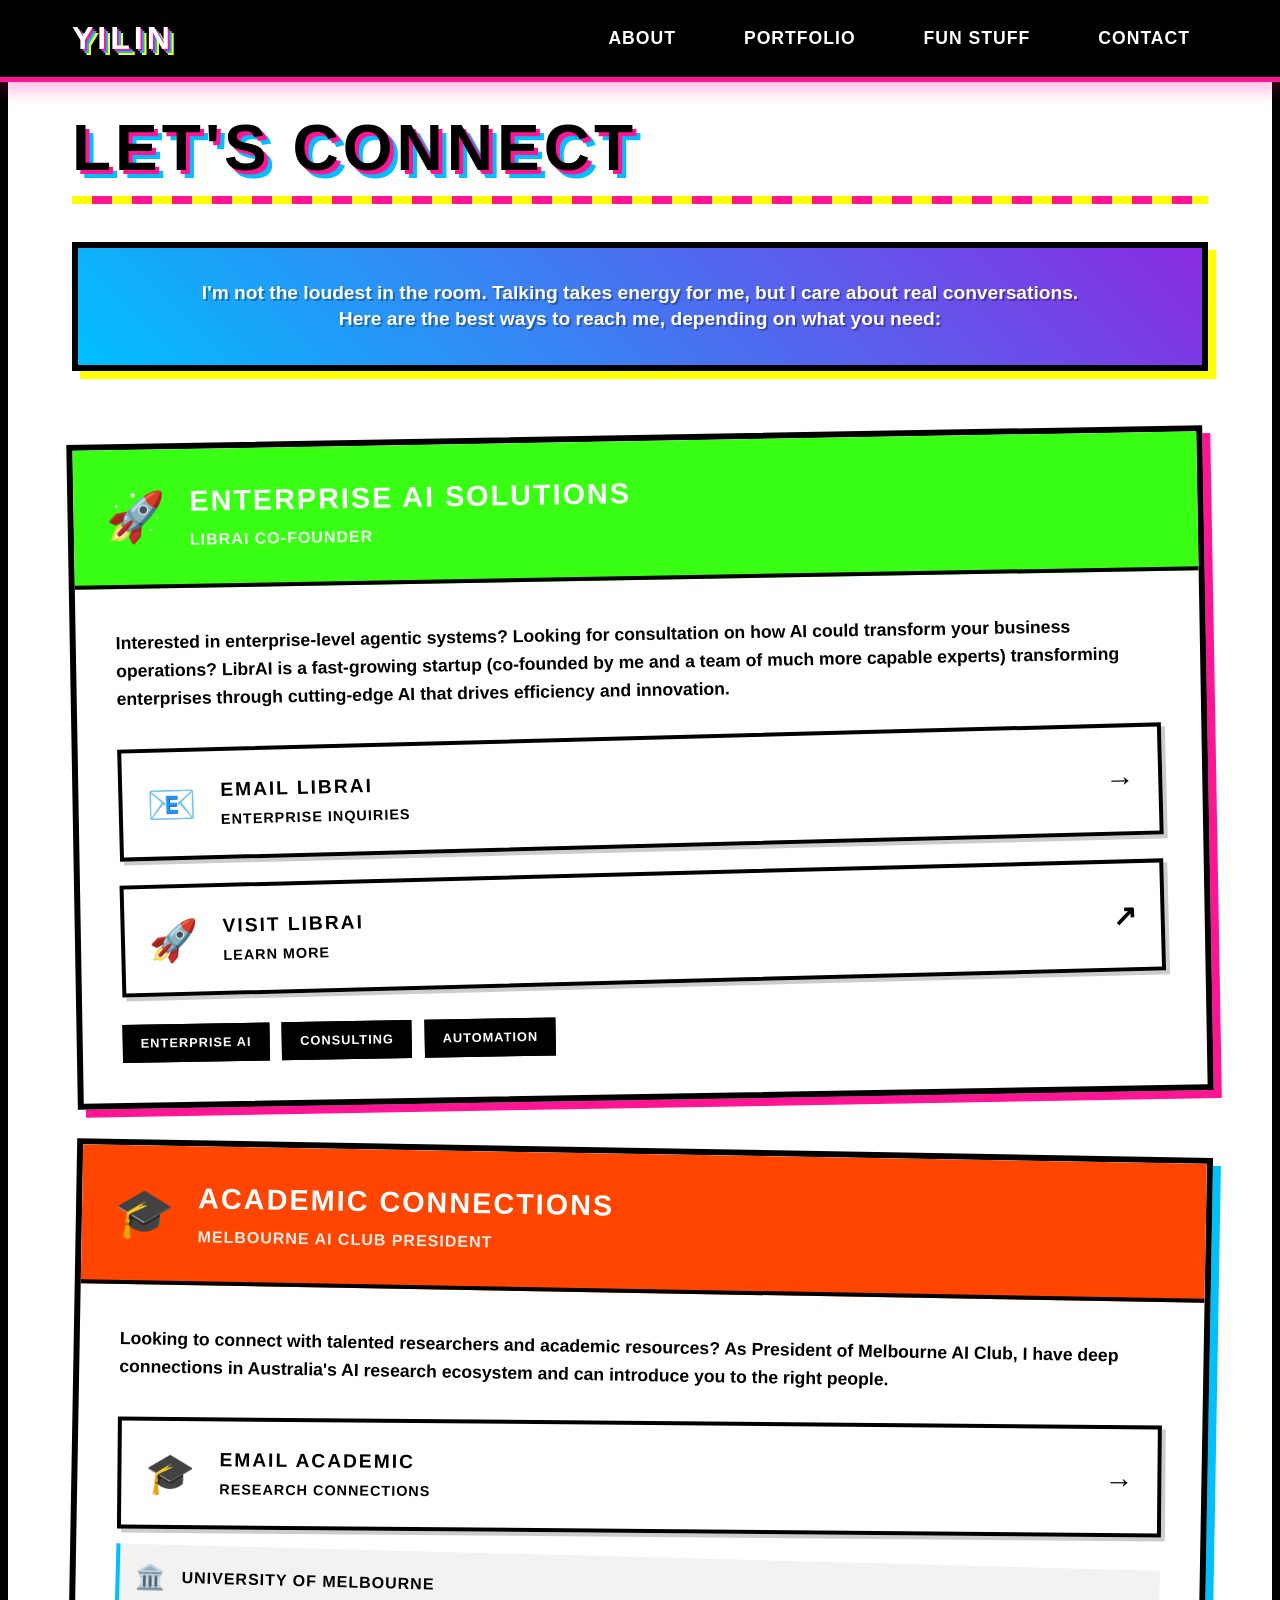
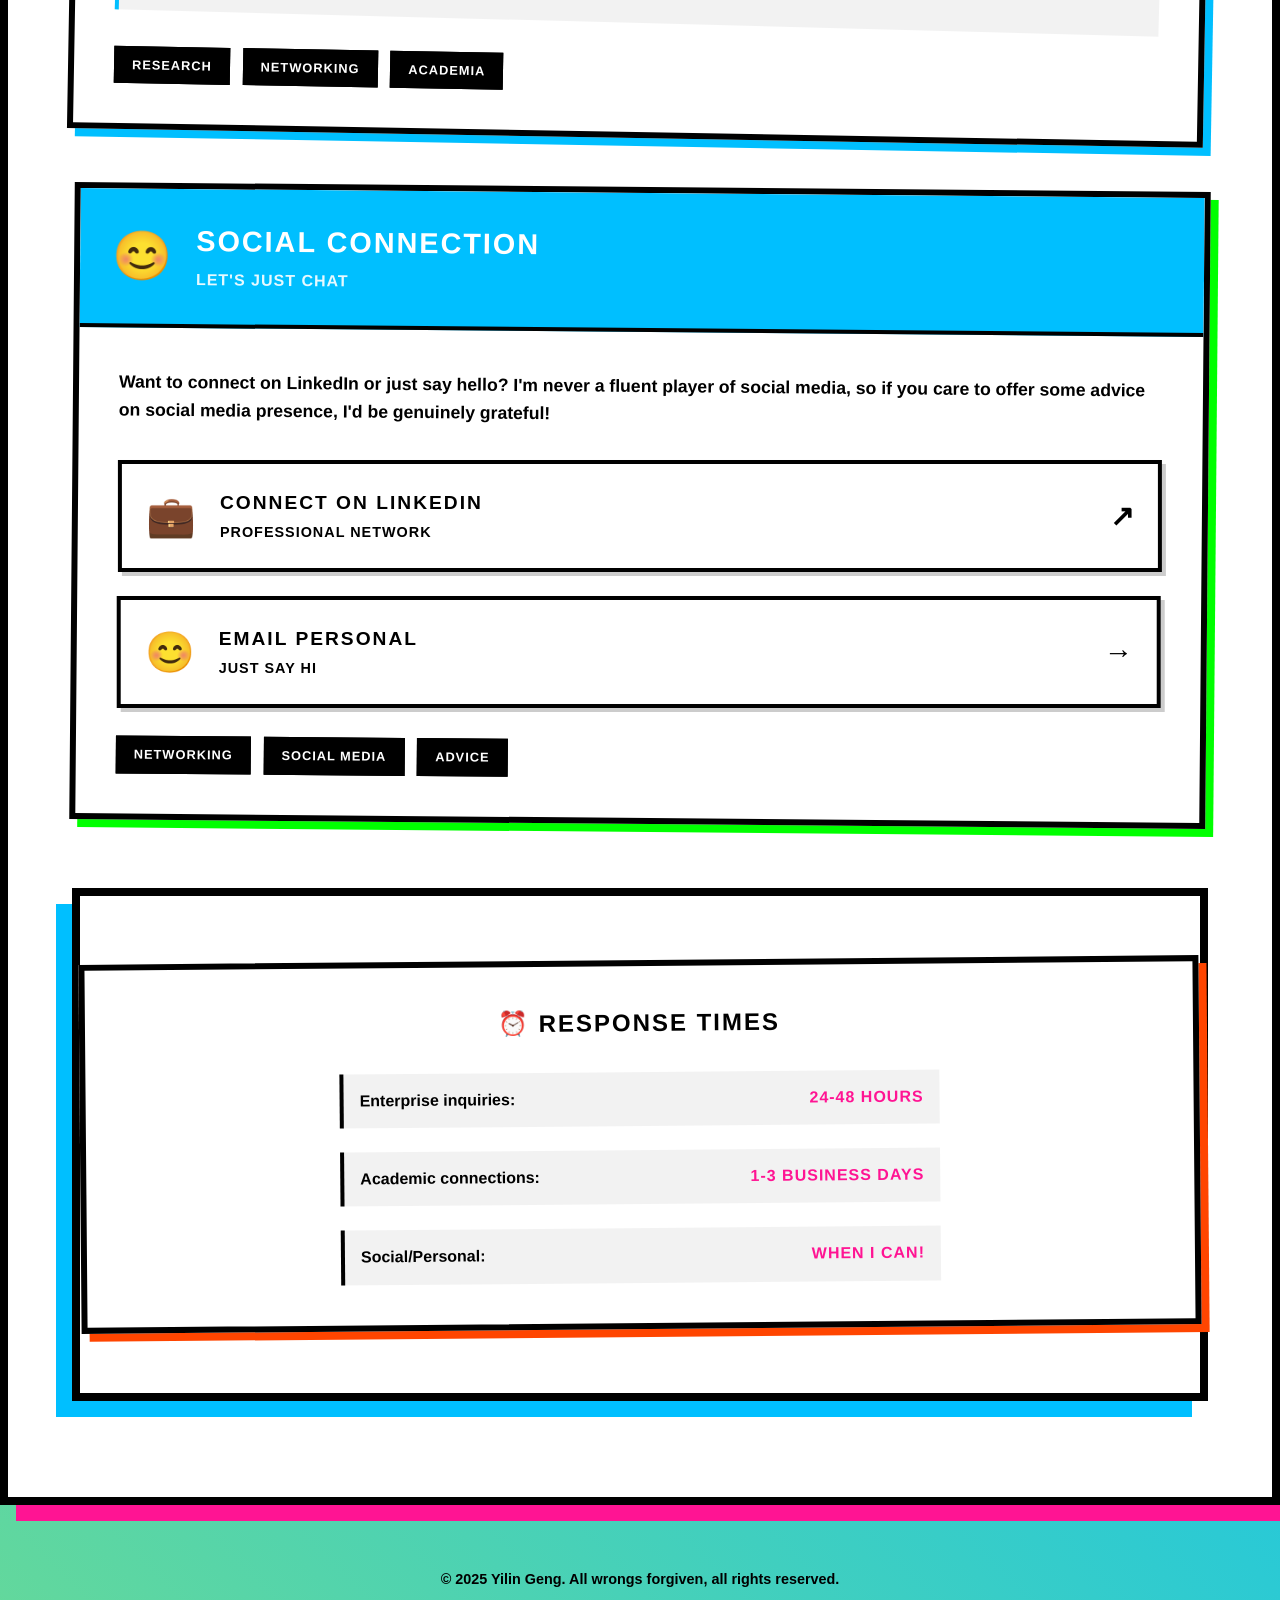
<file: contact.html>
<!DOCTYPE html>
<html lang="en">
<head>
    <meta charset="UTF-8">
    <meta name="viewport" content="width=device-width, initial-scale=1.0">
    <title>Contact - Yilin Geng</title>
    <link rel="stylesheet" href="style.css">
</head>
<body>
    <nav class="navbar">
        <div class="nav-container">
            <div class="nav-brand">YILIN</div>
            <ul class="nav-menu">
                <li><a href="index.html" class="nav-link">About</a></li>
                <li><a href="portfolio.html" class="nav-link">Portfolio</a></li>
                <li><a href="projects.html" class="nav-link">Fun Stuff</a></li>
                <li><a href="contact.html" class="nav-link">Contact</a></li>
            </ul>
        </div>
    </nav>

    <main>
        <section class="section">
            <div class="container">
                <h1 class="section-title">Let's Connect</h1>
                
                <div class="contact-hero">
                    <div class="contact-intro">
                        <p>I'm not the loudest in the room. Talking takes energy for me, but I care about real conversations.<br>Here are the best ways to reach me, depending on what you need:</p>
                    </div>
                </div>

                <!-- Three Main Contact Scenarios -->
                <div class="contact-scenarios">
                    
                    <!-- Enterprise AI & LibrAI -->
                    <div class="scenario-card startup-scenario warhol-style" style="transform: rotate(-1deg);">
                        <div class="scenario-header startup-header">
                            <div class="scenario-icon">🚀</div>
                            <div class="scenario-title-area">
                                <h2>Enterprise AI Solutions</h2>
                                <div class="scenario-subtitle">LibrAI Co-Founder</div>
                            </div>
                        </div>
                        <div class="scenario-content">
                            <p>Interested in <strong>enterprise-level agentic systems</strong>? Looking for consultation on how AI could transform your business operations? LibrAI is a fast-growing startup (co-founded by me and a team of much more capable experts) transforming enterprises through cutting-edge AI that drives efficiency and innovation.</p>
                            
                            <div class="contact-actions">
                                <a href="mailto:yilin.geng@librai.tech" class="contact-button librai-email">
                                    <div class="button-icon">📧</div>
                                    <div class="button-content">
                                        <div class="button-title">EMAIL LIBRAI</div>
                                        <div class="button-subtitle">Enterprise Inquiries</div>
                                    </div>
                                    <div class="button-arrow">→</div>
                                </a>
                                <a href="https://www.librai.tech" class="contact-button librai-website" target="_blank">
                                    <div class="button-icon">🚀</div>
                                    <div class="button-content">
                                        <div class="button-title">VISIT LIBRAI</div>
                                        <div class="button-subtitle">Learn More</div>
                                    </div>
                                    <div class="button-arrow">↗</div>
                                </a>
                            </div>
                            
                            <div class="scenario-tags">
                                <span class="scenario-tag">ENTERPRISE AI</span>
                                <span class="scenario-tag">CONSULTING</span>
                                <span class="scenario-tag">AUTOMATION</span>
                            </div>
                        </div>
                    </div>

                    <!-- Academic Connections -->
                    <div class="scenario-card academic-scenario warhol-style" style="transform: rotate(1deg);">
                        <div class="scenario-header work-header">
                            <div class="scenario-icon">🎓</div>
                            <div class="scenario-title-area">
                                <h2>Academic Connections</h2>
                                <div class="scenario-subtitle">Melbourne AI Club President</div>
                            </div>
                        </div>
                        <div class="scenario-content">
                            <p>Looking to connect with <strong>talented researchers and academic resources</strong>? As President of Melbourne AI Club, I have deep connections in Australia's AI research ecosystem and can introduce you to the right people.</p>
                            
                            <div class="contact-actions">
                                <a href="mailto:yilin.geng1@unimelb.edu.au" class="contact-button academic-email">
                                    <div class="button-icon">🎓</div>
                                    <div class="button-content">
                                        <div class="button-title">EMAIL ACADEMIC</div>
                                        <div class="button-subtitle">Research Connections</div>
                                    </div>
                                    <div class="button-arrow">→</div>
                                </a>
                                <div class="institution-badge">
                                    <div class="badge-icon">🏛️</div>
                                    <div class="badge-text">University of Melbourne</div>
                                </div>
                            </div>
                            
                            <div class="scenario-tags">
                                <span class="scenario-tag">RESEARCH</span>
                                <span class="scenario-tag">NETWORKING</span>
                                <span class="scenario-tag">ACADEMIA</span>
                            </div>
                        </div>
                    </div>

                    <!-- Social & Personal -->
                    <div class="scenario-card social-scenario warhol-style" style="transform: rotate(0.5deg);">
                        <div class="scenario-header research-header">
                            <div class="scenario-icon">😊</div>
                            <div class="scenario-title-area">
                                <h2>Social Connection</h2>
                                <div class="scenario-subtitle">Let's Just Chat</div>
                            </div>
                        </div>
                        <div class="scenario-content">
                            <p>Want to connect on <strong>LinkedIn</strong> or just say hello? I'm never a fluent player of social media, so if you care to offer some advice on social media presence, I'd be genuinely grateful!</p>
                            
                            <div class="contact-actions">
                                <a href="https://www.linkedin.com/in/10link/" class="contact-button linkedin-connect" target="_blank">
                                    <div class="button-icon">💼</div>
                                    <div class="button-content">
                                        <div class="button-title">CONNECT ON LINKEDIN</div>
                                        <div class="button-subtitle">Professional Network</div>
                                    </div>
                                    <div class="button-arrow">↗</div>
                                </a>
                                <a href="mailto:yilin.geng@outlook.com" class="contact-button personal-email">
                                    <div class="button-icon">😊</div>
                                    <div class="button-content">
                                        <div class="button-title">EMAIL PERSONAL</div>
                                        <div class="button-subtitle">Just Say Hi</div>
                                    </div>
                                    <div class="button-arrow">→</div>
                                </a>
                            </div>
                            
                            <div class="scenario-tags">
                                <span class="scenario-tag">NETWORKING</span>
                                <span class="scenario-tag">SOCIAL MEDIA</span>
                                <span class="scenario-tag">ADVICE</span>
                            </div>
                        </div>
                    </div>
                </div>

                <!-- Response Expectations -->
                <div class="response-info section">
                    <div class="response-card warhol-style" style="transform: rotate(-0.5deg);">
                        <h3 class="response-title">⏰ Response Times</h3>
                        <div class="response-grid">
                            <div class="response-item">
                                <span class="response-type">Enterprise inquiries:</span>
                                <span class="response-time">24-48 hours</span>
                            </div>
                            <div class="response-item">
                                <span class="response-type">Academic connections:</span>
                                <span class="response-time">1-3 business days</span>
                            </div>
                            <div class="response-item">
                                <span class="response-type">Social/Personal:</span>
                                <span class="response-time">When I can!</span>
                            </div>
                        </div>
                    </div>
                </div>

            </div>
        </section>
    </main>

    <footer class="footer">
        <div class="container">
            <p>&copy; 2025 Yilin Geng. All wrongs forgiven, all rights reserved.</p>
        </div>
    </footer>
</body>
</html>
</file>
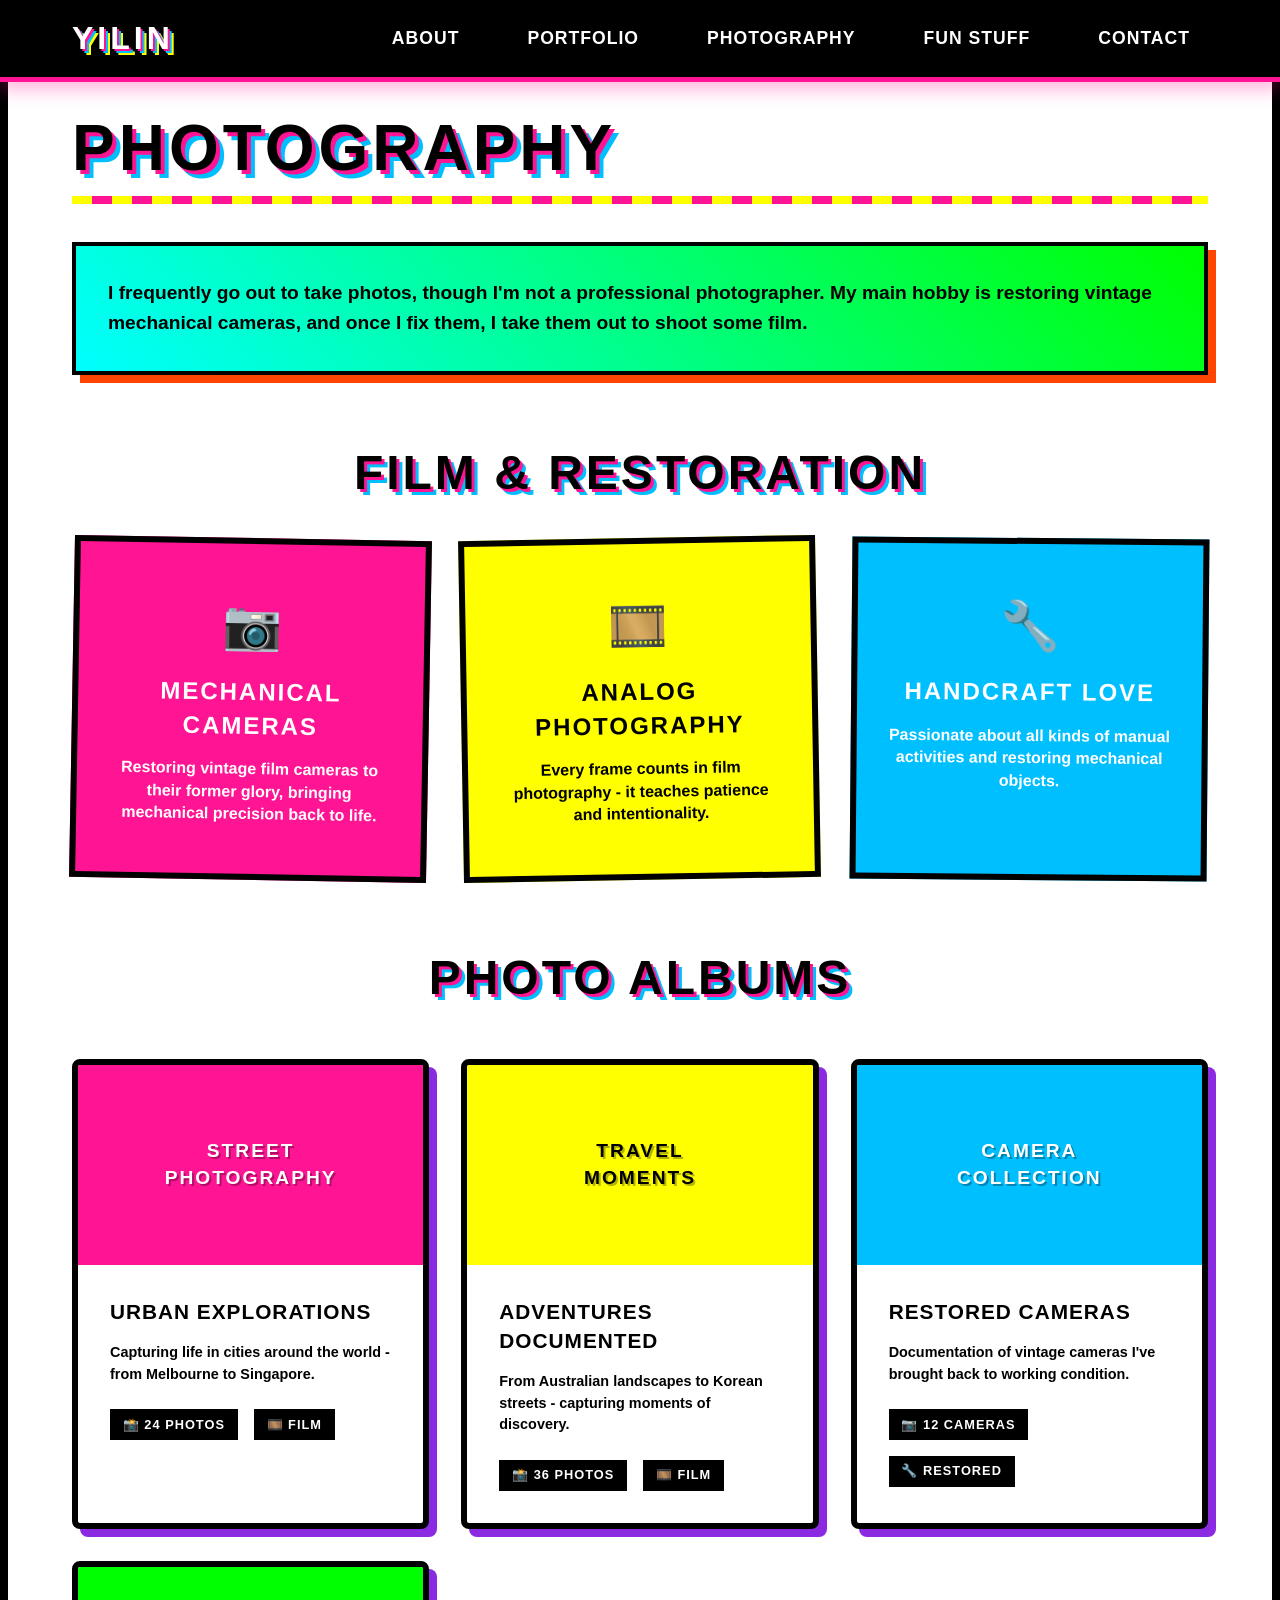
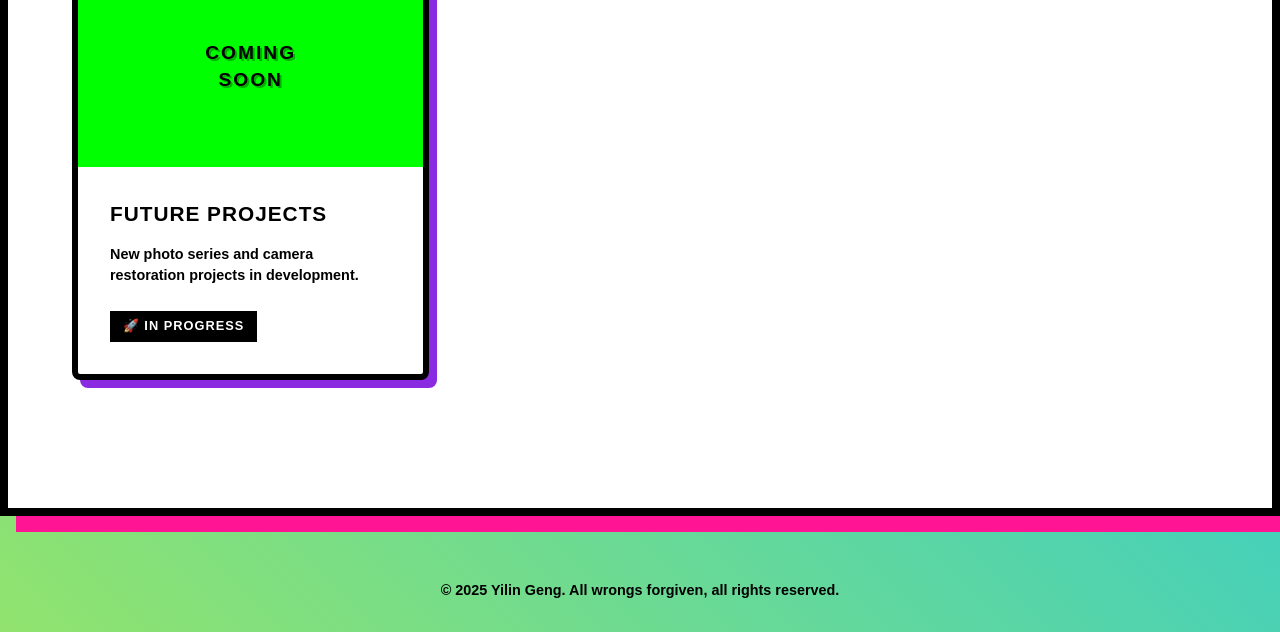
<file: photography.html>
<!DOCTYPE html>
<html lang="en">
<head>
    <meta charset="UTF-8">
    <meta name="viewport" content="width=device-width, initial-scale=1.0">
    <title>Photography - Yilin Geng</title>
    <link rel="stylesheet" href="style.css">
</head>
<body>
    <nav class="navbar">
        <div class="nav-container">
            <div class="nav-brand">YILIN</div>
            <ul class="nav-menu">
                <li><a href="index.html" class="nav-link">About</a></li>
                <li><a href="portfolio.html" class="nav-link">Portfolio</a></li>
                <li><a href="photography.html" class="nav-link">Photography</a></li>
                <li><a href="projects.html" class="nav-link">Fun Stuff</a></li>
                <li><a href="contact.html" class="nav-link">Contact</a></li>
            </ul>
        </div>
    </nav>

    <main>
        <section class="section">
            <div class="container">
                <h1 class="section-title">Photography</h1>
                
                <div class="content-area">
                    <p>I frequently go out to take photos, though I'm not a professional photographer. My main hobby is restoring vintage mechanical cameras, and once I fix them, I take them out to shoot some film.</p>
                </div>

                <div class="photo-philosophy">
                    <h2 class="pop-title">FILM & RESTORATION</h2>
                    <div class="philosophy-grid">
                        <div class="philosophy-card camera-card">
                            <div class="card-icon">📷</div>
                            <h3>MECHANICAL CAMERAS</h3>
                            <p>Restoring vintage film cameras to their former glory, bringing mechanical precision back to life.</p>
                        </div>
                        <div class="philosophy-card film-card">
                            <div class="card-icon">🎞️</div>
                            <h3>ANALOG PHOTOGRAPHY</h3>
                            <p>Every frame counts in film photography - it teaches patience and intentionality.</p>
                        </div>
                        <div class="philosophy-card craft-card">
                            <div class="card-icon">🔧</div>
                            <h3>HANDCRAFT LOVE</h3>
                            <p>Passionate about all kinds of manual activities and restoring mechanical objects.</p>
                        </div>
                    </div>
                </div>

                <div class="albums-showcase">
                    <h2 class="pop-title">Photo Albums</h2>
                    <div class="albums-grid">
                        <div class="album-card warhol-style">
                            <div class="album-preview pink-preview">
                                <div class="preview-text">STREET<br>PHOTOGRAPHY</div>
                            </div>
                            <div class="album-info">
                                <h3>Urban Explorations</h3>
                                <p>Capturing life in cities around the world - from Melbourne to Singapore.</p>
                                <div class="album-stats">
                                    <span class="stat">📸 24 Photos</span>
                                    <span class="stat">🎞️ Film</span>
                                </div>
                            </div>
                        </div>

                        <div class="album-card warhol-style">
                            <div class="album-preview yellow-preview">
                                <div class="preview-text">TRAVEL<br>MOMENTS</div>
                            </div>
                            <div class="album-info">
                                <h3>Adventures Documented</h3>
                                <p>From Australian landscapes to Korean streets - capturing moments of discovery.</p>
                                <div class="album-stats">
                                    <span class="stat">📸 36 Photos</span>
                                    <span class="stat">🎞️ Film</span>
                                </div>
                            </div>
                        </div>

                        <div class="album-card warhol-style">
                            <div class="album-preview blue-preview">
                                <div class="preview-text">CAMERA<br>COLLECTION</div>
                            </div>
                            <div class="album-info">
                                <h3>Restored Cameras</h3>
                                <p>Documentation of vintage cameras I've brought back to working condition.</p>
                                <div class="album-stats">
                                    <span class="stat">📷 12 Cameras</span>
                                    <span class="stat">🔧 Restored</span>
                                </div>
                            </div>
                        </div>

                        <div class="album-card warhol-style">
                            <div class="album-preview green-preview">
                                <div class="preview-text">COMING<br>SOON</div>
                            </div>
                            <div class="album-info">
                                <h3>Future Projects</h3>
                                <p>New photo series and camera restoration projects in development.</p>
                                <div class="album-stats">
                                    <span class="stat">🚀 In Progress</span>
                                </div>
                            </div>
                        </div>
                    </div>
                </div>
            </div>
        </section>
    </main>

    <footer class="footer">
        <div class="container">
            <p>&copy; 2025 Yilin Geng. All wrongs forgiven, all rights reserved.</p>
        </div>
    </footer>
</body>
</html>
</file>
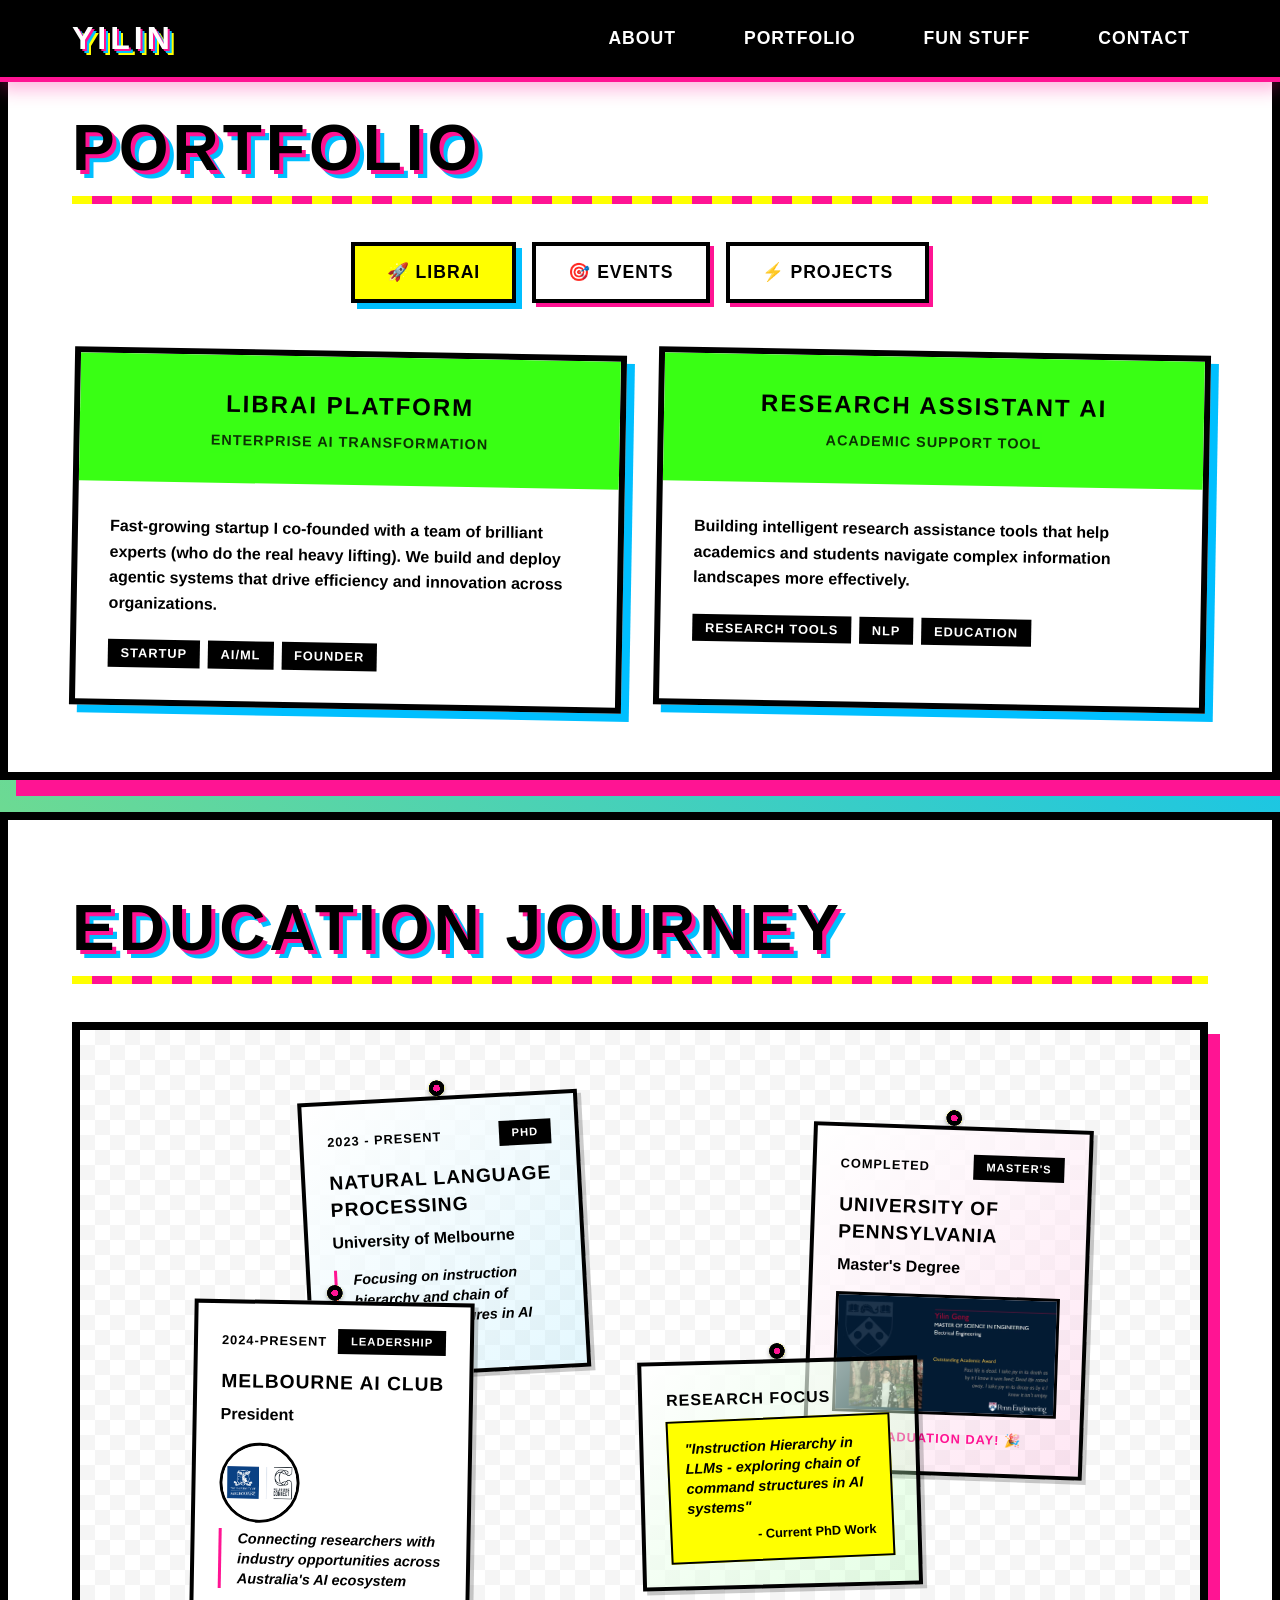
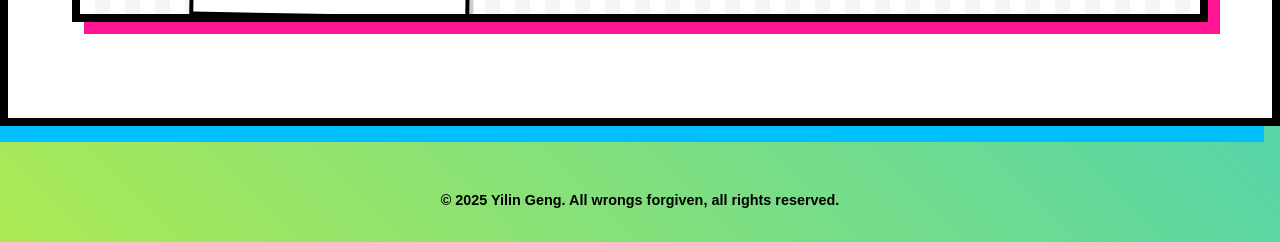
<file: portfolio.html>
<!DOCTYPE html>
<html lang="en">
<head>
    <meta charset="UTF-8">
    <meta name="viewport" content="width=device-width, initial-scale=1.0">
    <title>Portfolio - Yilin Geng</title>
    <link rel="stylesheet" href="style.css">
</head>
<body>
    <nav class="navbar">
        <div class="nav-container">
            <div class="nav-brand">YILIN</div>
            <ul class="nav-menu">
                <li><a href="index.html" class="nav-link">About</a></li>
                <li><a href="portfolio.html" class="nav-link">Portfolio</a></li>
                <li><a href="projects.html" class="nav-link">Fun Stuff</a></li>
                <li><a href="contact.html" class="nav-link">Contact</a></li>
            </ul>
        </div>
    </nav>

    <main>
        <section class="section">
            <div class="container">
                <h1 class="section-title">Portfolio</h1>
                
                <!-- Portfolio Categories -->
                <div class="portfolio-tabs">
                    <button class="tab-btn active" data-tab="librai">🚀 LibrAI</button>
                    <button class="tab-btn" data-tab="events">🎯 Events</button>
                    <button class="tab-btn" data-tab="projects">⚡ Projects</button>
                </div>

                <!-- LibrAI Tab -->
                <div class="tab-content active" id="librai">
                    <div class="portfolio-grid" id="librai-grid">
                        <!-- Content loaded dynamically -->
                    </div>
                </div>

                <!-- Events Tab -->
                <div class="tab-content" id="events">
                    <div class="portfolio-grid" id="events-grid">
                        <!-- Content loaded dynamically -->
                    </div>
                </div>

                <!-- Projects Tab -->
                <div class="tab-content" id="projects">
                    <div class="portfolio-grid" id="projects-grid">
                        <!-- Content loaded dynamically -->
                    </div>
                </div>
            </div>
        </section>

        <!-- Education Pinboard Section -->
        <section class="education-section section">
            <div class="container">
                <h2 class="section-title">Education Journey</h2>
                
                <div class="education-pinboard">
                    <div class="pinboard-background">
                        <!-- Pinboard items loaded dynamically from content/pinboard/ -->
                    </div>
                </div>
            </div>
        </section>
    </main>

    <footer class="footer">
        <div class="container">
            <p>&copy; 2025 Yilin Geng. All wrongs forgiven, all rights reserved.</p>
        </div>
    </footer>

    <script>
        // Portfolio data loader
        async function loadPortfolioData(category) {
            try {
                const response = await fetch(`content/portfolio/${category}/`);
                if (!response.ok) {
                    // Fallback: try to load individual files
                    return await loadPortfolioFiles(category);
                }
                const html = await response.text();
                const parser = new DOMParser();
                const doc = parser.parseFromString(html, 'text/html');
                const links = Array.from(doc.querySelectorAll('a'))
                    .filter(link => link.href.endsWith('.json'))
                    .map(link => link.getAttribute('href'));
                
                const portfolioItems = [];
                for (const link of links) {
                    const itemResponse = await fetch(`content/portfolio/${category}/${link}`);
                    if (itemResponse.ok) {
                        const item = await itemResponse.json();
                        portfolioItems.push(item);
                    }
                }
                return portfolioItems;
            } catch (error) {
                console.log('Directory listing not available, trying individual files...');
                return await loadPortfolioFiles(category);
            }
        }

        async function loadPortfolioFiles(category) {
            const portfolioItems = [];
            const fileMap = {
                'librai': ['librai-platform.json', 'research-assistant.json'],
                'events': ['nextgen25-hackathon.json', 'melbourne-ai-club.json'],
                'projects': ['chain-of-command.json', 'phd-research.json', 'previous-experience.json']
            };
            
            for (const filename of fileMap[category] || []) {
                try {
                    const response = await fetch(`content/portfolio/${category}/${filename}`);
                    if (response.ok) {
                        const item = await response.json();
                        portfolioItems.push(item);
                    }
                } catch (error) {
                    console.log(`Could not load ${filename}`);
                }
            }
            return portfolioItems;
        }

        function createPortfolioCard(item) {
            return `
                <div class="portfolio-card">
                    <div class="card-header ${item.headerType}">
                        <h3>${item.title}</h3>
                        <span class="card-type">${item.type}</span>
                    </div>
                    <div class="card-content">
                        <p>${item.description}</p>
                        <div class="card-tags">
                            ${item.tags.map(tag => `<span class="tag">${tag}</span>`).join('')}
                        </div>
                    </div>
                </div>
            `;
        }

        async function renderPortfolioCategory(category) {
            const gridId = `${category}-grid`;
            const grid = document.getElementById(gridId);
            
            try {
                const items = await loadPortfolioData(category);
                grid.innerHTML = items.map(createPortfolioCard).join('');
            } catch (error) {
                console.error(`Error loading ${category} portfolio:`, error);
                grid.innerHTML = '<p>Error loading portfolio items.</p>';
            }
        }

        // Portfolio tab functionality
        document.querySelectorAll('.tab-btn').forEach(btn => {
            btn.addEventListener('click', () => {
                // Remove active class from all tabs and contents
                document.querySelectorAll('.tab-btn').forEach(b => b.classList.remove('active'));
                document.querySelectorAll('.tab-content').forEach(c => c.classList.remove('active'));
                
                // Add active class to clicked tab
                btn.classList.add('active');
                
                // Show corresponding content
                const tabId = btn.getAttribute('data-tab');
                document.getElementById(tabId).classList.add('active');
            });
        });

        // Load portfolio data on page load
        document.addEventListener('DOMContentLoaded', async () => {
            await Promise.all([
                renderPortfolioCategory('librai'),
                renderPortfolioCategory('events'),
                renderPortfolioCategory('projects')
            ]);
            
            // Also initialize the ContentManager for pinboard functionality
            new ContentManager();
        });
    </script>
    <script src="script.js"></script>
</body>
</html>
</file>
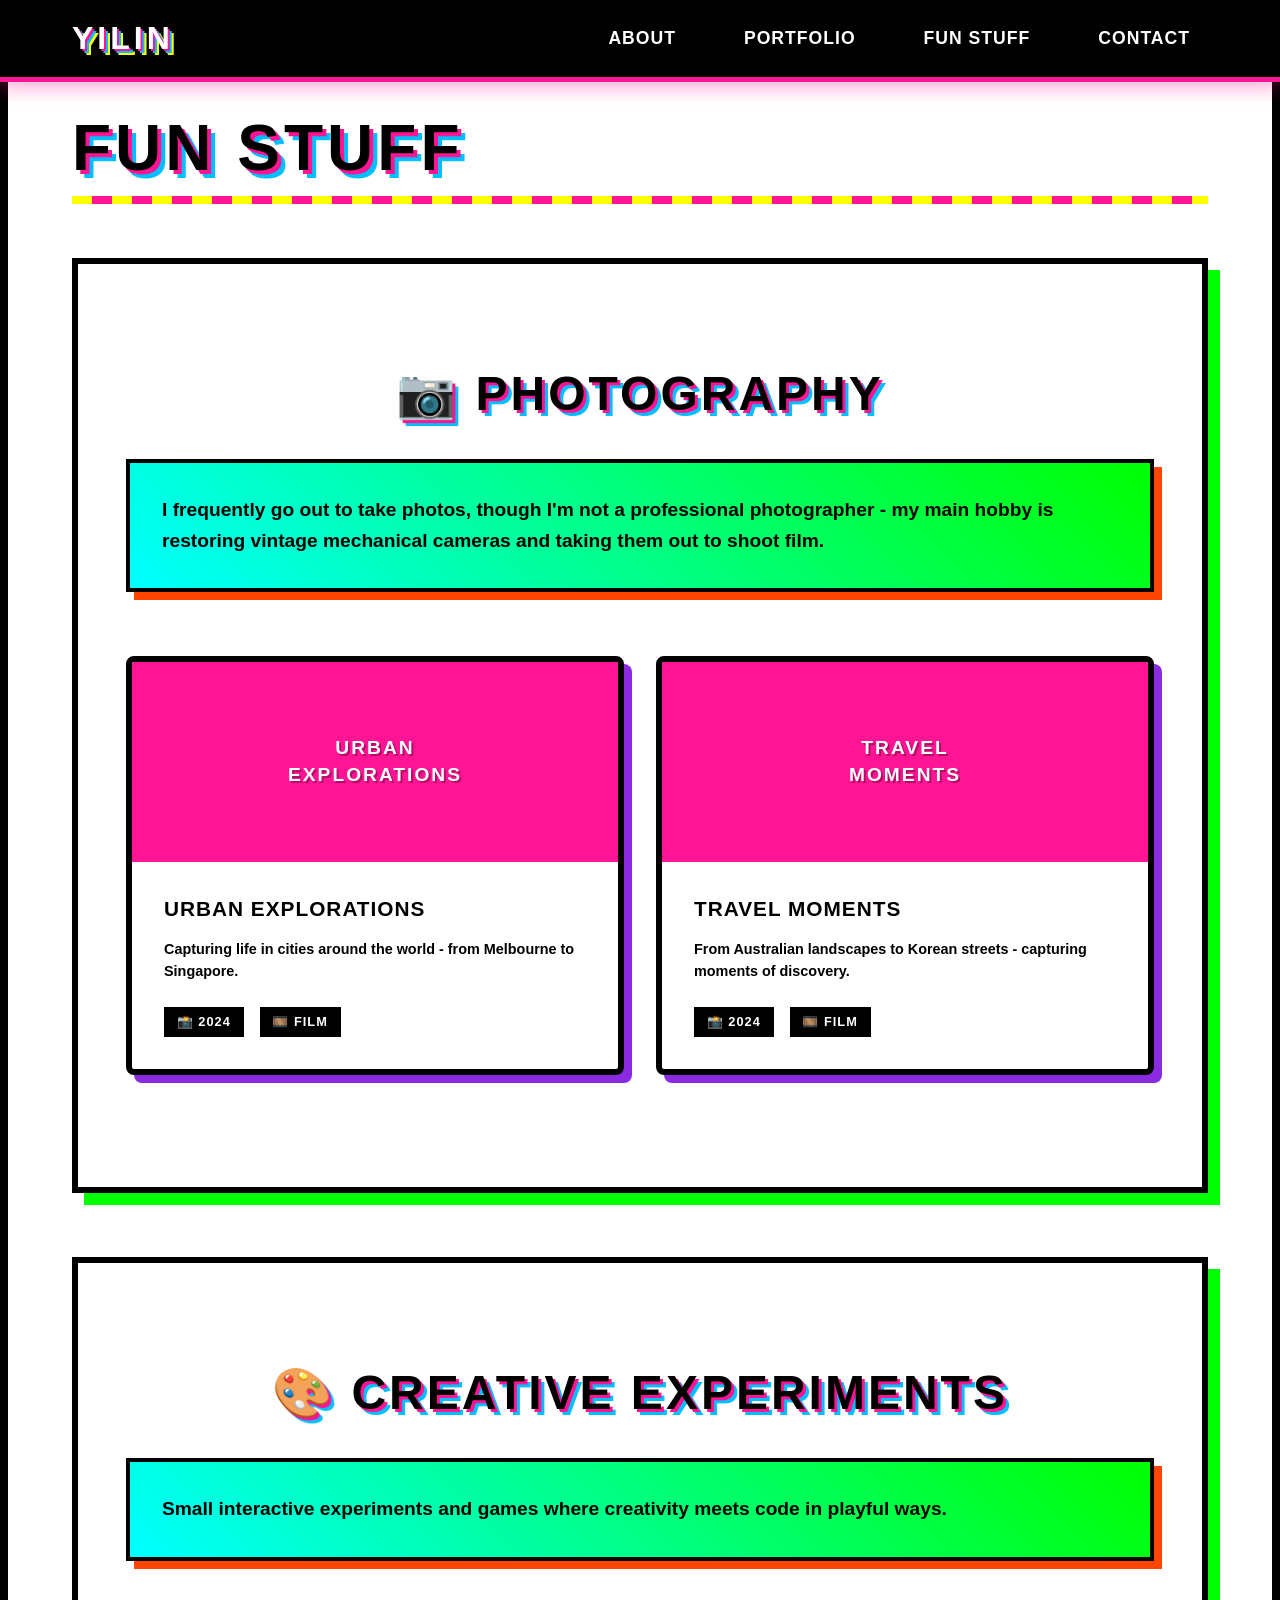
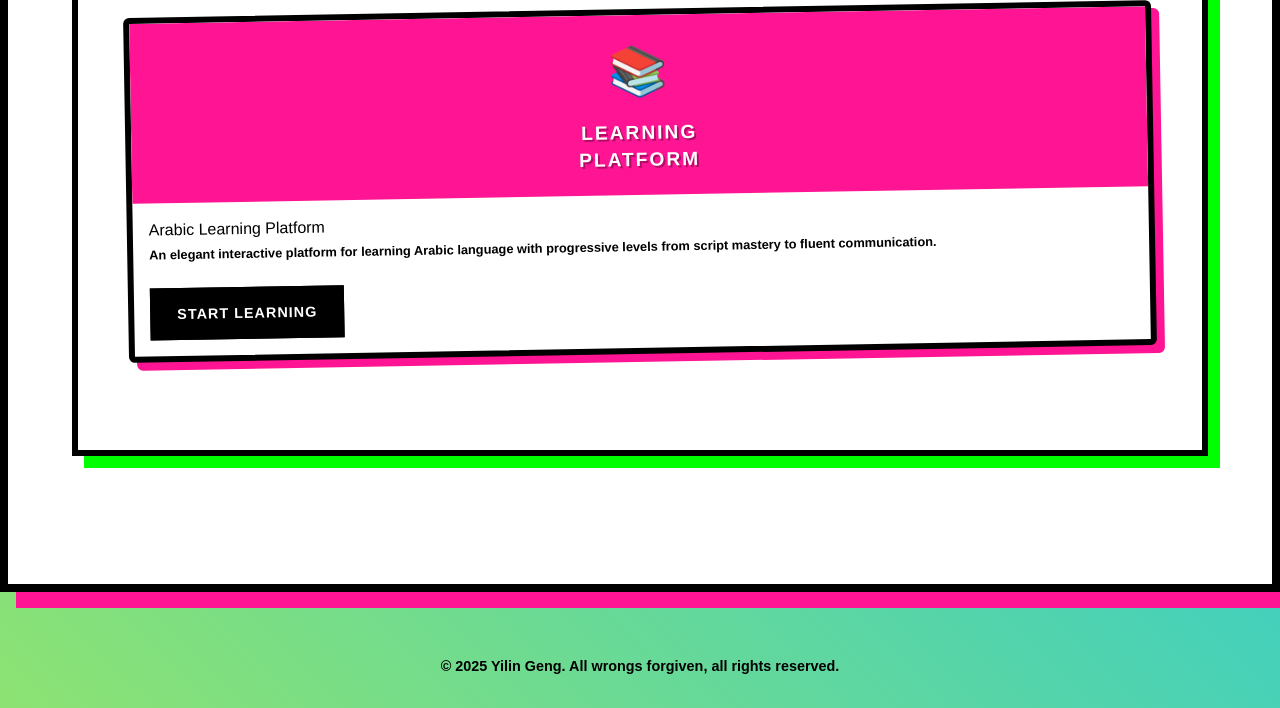
<file: projects.html>
<!DOCTYPE html>
<html lang="en">
<head>
    <meta charset="UTF-8">
    <meta name="viewport" content="width=device-width, initial-scale=1.0">
    <title>Fun Stuff - Yilin Geng</title>
    <link rel="stylesheet" href="style.css">
</head>
<body>
    <nav class="navbar">
        <div class="nav-container">
            <div class="nav-brand">YILIN</div>
            <ul class="nav-menu">
                <li><a href="index.html" class="nav-link">About</a></li>
                <li><a href="portfolio.html" class="nav-link">Portfolio</a></li>
                <li><a href="projects.html" class="nav-link">Fun Stuff</a></li>
                <li><a href="contact.html" class="nav-link">Contact</a></li>
            </ul>
        </div>
    </nav>

    <main>
        <section class="section">
            <div class="container">
                <h1 class="section-title">Fun Stuff</h1>
                
                <!-- Dynamic Content Sections - Loaded from file system -->
                <div id="dynamic-content">
                    <!-- Content sections will be generated dynamically -->
                </div>

            </div>
        </section>
    </main>

    <footer class="footer">
        <div class="container">
            <p>&copy; 2025 Yilin Geng. All wrongs forgiven, all rights reserved.</p>
        </div>
    </footer>

    <script>
        // Dynamic content type configurations
        const contentTypes = {
            albums: {
                title: '📷 Photography',
                description: 'I frequently go out to take photos, though I\'m not a professional photographer - my main hobby is restoring vintage mechanical cameras and taking them out to shoot film.',
                folderNames: ['urban-explorations', 'travel-moments'],
                cardClass: 'album-card warhol-style',
                createCard: (item) => `
                    <div class="${contentTypes.albums.cardClass}">
                        <div class="album-preview pink-preview">
                            <div class="preview-text">${item.title.toUpperCase().replace(' ', '<br>')}</div>
                        </div>
                        <div class="album-info">
                            <h3>${item.title}</h3>
                            <p>${item.description}</p>
                            <div class="album-stats">
                                <span class="stat">📸 ${item.date || 'Date TBD'}</span>
                                <span class="stat">🎞️ Film</span>
                            </div>
                        </div>
                    </div>
                `
            },
            projects: {
                title: '🎨 Creative Experiments',
                description: 'Small interactive experiments and games where creativity meets code in playful ways.',
                folderNames: ['learning_arabic'],
                cardClass: 'project-card pop-style',
                createCard: (item) => {
                    const getProjectIcon = (folderName) => {
                        if (folderName.includes('arabic') || folderName.includes('learning')) return '📚';
                        if (folderName.includes('game')) return '🎮';
                        if (folderName.includes('visualization')) return '📊';
                        return '⚡';
                    };
                    
                    const getProjectType = (folderName) => {
                        if (folderName.includes('arabic') || folderName.includes('learning')) return 'LEARNING<br>PLATFORM';
                        if (folderName.includes('game')) return 'INTERACTIVE<br>GAME';
                        if (folderName.includes('visualization')) return 'DATA<br>VIZ';
                        return 'INTERACTIVE<br>PROJECT';
                    };
                    
                    const getActionText = (folderName) => {
                        if (folderName.includes('arabic') || folderName.includes('learning')) return 'START LEARNING';
                        if (folderName.includes('game')) return 'PLAY NOW';
                        return 'EXPLORE';
                    };
                    
                    return `
                        <div class="${contentTypes.projects.cardClass}">
                            <div class="project-preview game-preview">
                                <div class="preview-icon">${getProjectIcon(item.folderName)}</div>
                                <div class="preview-text">${getProjectType(item.folderName)}</div>
                            </div>
                            <div class="project-info">
                                <h3>${item.title}</h3>
                                <p>${item.description}</p>
                                <div class="project-links">
                                    <a href="content/${item.contentType}/${item.folderName}/index.html" class="project-link" target="_blank">${getActionText(item.folderName)}</a>
                                </div>
                            </div>
                        </div>
                    `;
                }
            }
        };

        // Generic content loader
        async function loadContentType(contentType, config) {
            try {
                const items = [];
                
                for (const folderName of config.folderNames) {
                    try {
                        const response = await fetch(`content/${contentType}/${folderName}/info.json`);
                        if (response.ok) {
                            const itemInfo = await response.json();
                            itemInfo.folderName = folderName;
                            itemInfo.contentType = contentType;
                            items.push(itemInfo);
                        }
                    } catch (error) {
                        console.log(`Could not load ${contentType}: ${folderName}`);
                    }
                }

                return items;
            } catch (error) {
                console.error(`Error loading ${contentType}:`, error);
                return [];
            }
        }

        // Generate dynamic sections
        async function generateDynamicContent() {
            const dynamicContentContainer = document.getElementById('dynamic-content');
            const allSections = [];

            // Load all content types
            for (const [contentType, config] of Object.entries(contentTypes)) {
                const items = await loadContentType(contentType, config);
                
                // Only create section if items exist
                if (items.length > 0) {
                    const sectionId = `${contentType}-section`;
                    const gridId = `${contentType}-grid`;
                    
                    const sectionHTML = `
                        <div class="fun-section" id="${sectionId}">
                            <h2 class="pop-title">${config.title}</h2>
                            <div class="content-area">
                                <p>${config.description}</p>
                            </div>
                            <div class="${contentType}-showcase">
                                <div class="${contentType}-grid" id="${gridId}">
                                    ${items.map(item => config.createCard(item)).join('')}
                                </div>
                            </div>
                        </div>
                    `;
                    
                    allSections.push(sectionHTML);
                }
            }

            // Add all sections to the page
            dynamicContentContainer.innerHTML = allSections.join('');
            
            // If no content found, show a message
            if (allSections.length === 0) {
                dynamicContentContainer.innerHTML = `
                    <div class="fun-section">
                        <h2 class="pop-title">🚧 Content Coming Soon</h2>
                        <div class="content-area">
                            <p>Fun stuff is being prepared! Check back soon for interactive projects and creative experiments.</p>
                        </div>
                    </div>
                `;
            }
        }

        // Load all dynamic content on page load
        document.addEventListener('DOMContentLoaded', async () => {
            await generateDynamicContent();
        });
    </script>
</body>
</html>
</file>
<file: style.css>
* {
    margin: 0;
    padding: 0;
    box-sizing: border-box;
}

:root {
    /* Andy Warhol Pop Art Colors */
    --electric-pink: #ff1493;
    --bright-yellow: #ffff00;
    --electric-blue: #00bfff;
    --lime-green: #00ff00;
    --hot-orange: #ff4500;
    --purple-pop: #8a2be2;
    --cyan-bright: #00ffff;
    --red-pop: #ff0000;
    
    /* Supporting colors */
    --black: #000000;
    --white: #ffffff;
    --dark-pink: #c71585;
    --dark-blue: #0080c7;
    --neon-green: #39ff14;
    
    /* Gradients */
    --warhol-gradient: linear-gradient(45deg, var(--electric-pink), var(--bright-yellow), var(--electric-blue), var(--lime-green));
    --pop-shadow: 0 8px 16px rgba(255, 20, 147, 0.3);
}

body {
    font-family: 'Helvetica Neue', 'Arial Black', Arial, sans-serif;
    line-height: 1.4;
    color: var(--black);
    background: var(--warhol-gradient);
    background-size: 400% 400%;
    animation: warholGradient 8s ease infinite;
    font-weight: bold;
}

@keyframes warholGradient {
    0% { background-position: 0% 50%; }
    50% { background-position: 100% 50%; }
    100% { background-position: 0% 50%; }
}

.container {
    max-width: 1200px;
    margin: 0 auto;
    padding: 0 2rem;
}

/* Navigation */
.navbar {
    position: fixed;
    top: 0;
    width: 100%;
    background: var(--black);
    border-bottom: 5px solid var(--electric-pink);
    z-index: 1000;
    box-shadow: var(--pop-shadow);
}

.nav-container {
    max-width: 1200px;
    margin: 0 auto;
    padding: 1rem 2rem;
    display: flex;
    justify-content: space-between;
    align-items: center;
    gap: 2rem;
}

.nav-brand {
    font-size: 2rem;
    font-weight: 900;
    color: var(--white);
    text-transform: uppercase;
    letter-spacing: 4px;
    text-shadow: 
        2px 2px 0px var(--electric-pink),
        4px 4px 0px var(--electric-blue),
        6px 6px 0px var(--bright-yellow);
    flex-shrink: 0;
}

.nav-menu {
    display: flex;
    list-style: none;
    gap: 2rem;
}

.nav-link {
    text-decoration: none;
    color: var(--white);
    font-weight: 800;
    font-size: 1.1rem;
    text-transform: uppercase;
    padding: 8px 16px;
    border: 2px solid transparent;
    transition: all 0.3s ease;
    letter-spacing: 1px;
}

.nav-link:hover {
    color: var(--black);
    background: var(--electric-blue);
    border: 2px solid var(--bright-yellow);
    transform: scale(1.1);
    box-shadow: 0 4px 8px rgba(0, 191, 255, 0.4);
}

/* Main Content */
main {
    margin-top: 0;
}

/* Hero Section */
.hero-section {
    min-height: 100vh;
    display: flex;
    align-items: center;
    justify-content: center;
    background: var(--black);
    color: var(--white);
    position: relative;
    overflow: hidden;
    padding-top: 100px;
}

.hero-content {
    text-align: center;
    z-index: 2;
    position: relative;
}

.hero-title {
    font-size: 6rem;
    font-weight: 900;
    letter-spacing: 8px;
    text-shadow: 
        4px 4px 0px var(--electric-pink),
        8px 8px 0px var(--electric-blue),
        12px 12px 0px var(--bright-yellow);
    margin-bottom: 2rem;
    animation: pulse 2s ease-in-out infinite alternate;
}

@keyframes pulse {
    0% { transform: scale(1); }
    100% { transform: scale(1.05); }
}

.hero-subtitle {
    display: flex;
    justify-content: center;
    gap: 2rem;
    margin-bottom: 2rem;
    flex-wrap: wrap;
}

.subtitle-line {
    font-size: 1.5rem;
    font-weight: 800;
    padding: 0.5rem 1rem;
    border: 3px solid var(--electric-pink);
    background: var(--electric-pink);
    color: var(--black);
    text-transform: uppercase;
    letter-spacing: 2px;
    transform: rotate(-2deg);
    transition: all 0.3s ease;
}

.subtitle-line:nth-child(2) {
    background: var(--bright-yellow);
    border-color: var(--bright-yellow);
    transform: rotate(2deg);
}

.subtitle-line:nth-child(3) {
    background: var(--electric-blue);
    border-color: var(--electric-blue);
    color: var(--white);
    transform: rotate(-1deg);
}

.subtitle-line:hover {
    transform: rotate(0deg) scale(1.1);
}

/* Specific tag colors */
.founder-tag {
    background: var(--electric-pink) !important;
    border-color: var(--electric-pink) !important;
    color: var(--white) !important;
}

.collaborator-tag {
    background: var(--bright-yellow) !important;
    border-color: var(--bright-yellow) !important;
    color: var(--black) !important;
}

.tinkerer-tag {
    background: var(--electric-blue) !important;
    border-color: var(--electric-blue) !important;
    color: var(--white) !important;
}

.optimist-tag {
    background: var(--lime-green) !important;
    border-color: var(--lime-green) !important;
    color: var(--black) !important;
}

.hero-description {
    font-size: 1.5rem;
    font-weight: 600;
    margin-bottom: 3rem;
    color: var(--bright-yellow);
}

/* Portrait Grid */
.portrait-grid {
    display: grid;
    grid-template-columns: 1fr 1fr;
    gap: 1rem;
    max-width: 400px;
    margin: 3rem auto 0;
}

.portrait-panel {
    width: 180px;
    height: 180px;
    display: flex;
    align-items: center;
    justify-content: center;
    font-size: 4rem;
    font-weight: 900;
    border: 6px solid var(--black);
    color: var(--black);
    text-shadow: 2px 2px 0px rgba(255,255,255,0.3);
}

.portrait-panel.pink {
    background: var(--electric-pink);
}

.portrait-panel.yellow {
    background: var(--bright-yellow);
}

.portrait-panel.blue {
    background: var(--electric-blue);
    color: var(--white);
}

.portrait-panel.green {
    background: var(--lime-green);
}

/* Quick Links */
.quick-links {
    display: grid;
    grid-template-columns: repeat(auto-fit, minmax(280px, 1fr));
    gap: 2rem;
    margin-top: 3rem;
}

.quick-link {
    text-decoration: none;
    padding: 3rem 2rem;
    border: 6px solid var(--black);
    text-align: center;
    transition: all 0.3s ease;
    transform: rotate(-1deg);
    box-shadow: 8px 8px 0px var(--black);
}

.quick-link:hover {
    transform: rotate(0deg) scale(1.05);
    box-shadow: 12px 12px 0px var(--black);
}

.pink-link {
    background: var(--electric-pink);
    color: var(--white);
}

.yellow-link {
    background: var(--bright-yellow);
    color: var(--black);
}

.blue-link {
    background: var(--electric-blue);
    color: var(--white);
}

.green-link {
    background: var(--lime-green);
    color: var(--black);
}

.link-icon {
    font-size: 3rem;
    margin-bottom: 1rem;
}

.quick-link h3 {
    font-size: 1.5rem;
    font-weight: 900;
    margin-bottom: 1rem;
    text-transform: uppercase;
    letter-spacing: 2px;
}

.quick-link p {
    font-size: 1rem;
    font-weight: 600;
    line-height: 1.4;
}

.section {
    padding: 4rem 0;
    margin: 2rem 0;
    background: var(--white);
    border: 8px solid var(--black);
    box-shadow: 16px 16px 0px var(--electric-pink);
    position: relative;
}

.section:nth-child(even) {
    box-shadow: -16px 16px 0px var(--electric-blue);
}

.section:nth-child(3n) {
    box-shadow: 16px -16px 0px var(--bright-yellow);
}

.section-title {
    font-size: 4rem;
    font-weight: 900;
    margin-bottom: 3rem;
    color: var(--black);
    text-transform: uppercase;
    letter-spacing: 4px;
    text-shadow: 4px 4px 0px var(--electric-pink), 8px 8px 0px var(--electric-blue);
    position: relative;
}

.section-title::after {
    content: '';
    position: absolute;
    bottom: -10px;
    left: 0;
    width: 100%;
    height: 8px;
    background: repeating-linear-gradient(90deg, var(--bright-yellow) 0px, var(--bright-yellow) 20px, var(--electric-pink) 20px, var(--electric-pink) 40px);
}

.content-area {
    font-size: 1.2rem;
    line-height: 1.6;
    color: var(--black);
    font-weight: 600;
    background: linear-gradient(45deg, var(--cyan-bright), var(--lime-green));
    padding: 2rem;
    border: 4px solid var(--black);
    box-shadow: 8px 8px 0px var(--hot-orange);
}

/* Work Items */
.work-item {
    margin-bottom: 2.5rem;
    padding-bottom: 2.5rem;
    border-bottom: 1px solid #f0f0f0;
}

.work-item:last-child {
    border-bottom: none;
}

.work-item h3 {
    font-size: 1.3rem;
    font-weight: 500;
    margin-bottom: 0.5rem;
    color: var(--primary-black);
}

.work-item .meta {
    font-size: 0.9rem;
    color: var(--medium-gray);
    margin-bottom: 1rem;
}

.work-item .type-tag {
    display: inline-block;
    background: var(--light-gray);
    color: var(--accent-gray);
    padding: 0.2rem 0.6rem;
    border-radius: 12px;
    font-size: 0.8rem;
    margin-right: 0.5rem;
    margin-bottom: 0.5rem;
}

.work-item p {
    color: var(--dark-gray);
    margin-bottom: 1rem;
}

.work-item a {
    color: var(--primary-black);
    text-decoration: none;
    border-bottom: 1px solid var(--primary-black);
    transition: opacity 0.3s ease;
}

.work-item a:hover {
    opacity: 0.7;
}

/* Albums Grid */
.albums-grid {
    display: grid;
    grid-template-columns: repeat(auto-fit, minmax(300px, 1fr));
    gap: 2rem;
}

.album-card {
    background: var(--light-gray);
    border-radius: 8px;
    overflow: hidden;
    transition: transform 0.3s ease;
    cursor: pointer;
}

.album-card:hover {
    transform: translateY(-5px);
}

.album-preview {
    width: 100%;
    height: 200px;
    background: var(--medium-gray);
    display: flex;
    align-items: center;
    justify-content: center;
    color: var(--white);
    font-size: 0.9rem;
}

.album-info {
    padding: 1.5rem;
}

.album-info h3 {
    font-size: 1.2rem;
    font-weight: 500;
    margin-bottom: 0.5rem;
    color: var(--primary-black);
}

.album-info p {
    color: var(--dark-gray);
    font-size: 0.9rem;
}

/* Side Section */
.side-section {
    background: var(--light-gray);
    padding: 3rem 0;
}

.side-title {
    font-size: 1.8rem;
    font-weight: 400;
    margin-bottom: 0.5rem;
    color: var(--primary-black);
    letter-spacing: -0.01em;
}

.side-description {
    color: var(--medium-gray);
    font-size: 1rem;
    margin-bottom: 2rem;
}

/* Projects Grid */
.projects-grid {
    display: grid;
    grid-template-columns: repeat(auto-fit, minmax(280px, 1fr));
    gap: 1.5rem;
}

.project-card {
    background: var(--white);
    border: 1px solid #e0e0e0;
    border-radius: 6px;
    overflow: hidden;
    transition: all 0.3s ease;
}

.project-card:hover {
    transform: translateY(-2px);
    box-shadow: 0 4px 12px rgba(0,0,0,0.1);
}

.project-preview {
    width: 100%;
    height: 150px;
    background: var(--light-gray);
    display: flex;
    align-items: center;
    justify-content: center;
    color: var(--medium-gray);
    font-size: 0.8rem;
}

.project-info {
    padding: 1rem;
}

.project-info h3 {
    font-size: 1rem;
    font-weight: 500;
    margin-bottom: 0.3rem;
    color: var(--primary-black);
}

.project-info p {
    color: var(--medium-gray);
    font-size: 0.8rem;
    margin-bottom: 0.8rem;
}

.project-link {
    color: var(--accent-gray);
    text-decoration: none;
    font-size: 0.8rem;
    font-weight: 400;
    transition: color 0.3s ease;
}

.project-link:hover {
    color: var(--primary-black);
}

/* Footer */
.footer {
    background: var(--light-gray);
    padding: 2rem 0;
    text-align: center;
    color: var(--medium-gray);
    font-size: 0.9rem;
}

/* ===== COMPREHENSIVE RESPONSIVE DESIGN ===== */

/* Large Desktop (1440px and up) */
@media (min-width: 1440px) {
    .container {
        max-width: 1400px;
    }
    
    .hero-title {
        font-size: 8rem;
        letter-spacing: 8px;
    }
    
    .section-title {
        font-size: 4rem;
        letter-spacing: 4px;
    }
    
    .nav-brand {
        font-size: 2.2rem;
        letter-spacing: 5px;
    }
}

/* Standard Desktop (1024px - 1439px) */
@media (min-width: 1024px) and (max-width: 1439px) {
    .container {
        max-width: 1200px;
        padding: 0 2rem;
    }
    
    .nav-container {
        padding: 1rem 2rem;
    }
}

/* Tablet Landscape (768px - 1023px) */
@media (min-width: 768px) and (max-width: 1023px) {
    .container {
        padding: 0 1.5rem;
    }
    
    .nav-container {
        padding: 1rem 1.5rem;
        gap: 1.5rem;
    }
    
    .nav-brand {
        font-size: 1.8rem;
        letter-spacing: 3px;
    }
    
    .nav-menu {
        gap: 1.5rem;
    }
    
    .nav-link {
        font-size: 1rem;
        padding: 8px 14px;
    }
    
    .hero-title {
        font-size: 4.5rem;
        letter-spacing: 5px;
    }
    
    .section-title {
        font-size: 3rem;
        letter-spacing: 3px;
    }
    
    .albums-grid,
    .projects-grid,
    .portfolio-grid {
        grid-template-columns: repeat(2, 1fr);
        gap: 1.5rem;
    }
    
    .philosophy-grid {
        grid-template-columns: repeat(2, 1fr);
    }
    
    .warhol-grid {
        grid-template-columns: repeat(2, 1fr);
    }
    
    .portrait-grid {
        grid-template-columns: repeat(3, 1fr);
        max-width: 400px;
    }
    
    .portrait-panel {
        width: 120px;
        height: 120px;
        font-size: 3.5rem;
    }
}

/* Tablet Portrait (481px - 767px) */
@media (min-width: 481px) and (max-width: 767px) {
    .container {
        padding: 0 1rem;
    }
    
    .nav-container {
        padding: 1rem;
        flex-direction: column;
        gap: 1rem;
    }
    
    .nav-brand {
        font-size: 1.6rem;
        letter-spacing: 2px;
    }
    
    .nav-menu {
        gap: 1rem;
        flex-wrap: wrap;
        justify-content: center;
    }
    
    .nav-link {
        font-size: 0.95rem;
        padding: 8px 12px;
    }
    
    .hero-title {
        font-size: 3.5rem;
        letter-spacing: 3px;
    }
    
    .section-title {
        font-size: 2.8rem;
        letter-spacing: 2px;
    }
    
    .pop-title {
        font-size: 2.2rem;
        letter-spacing: 2px;
    }
    
    .hero-subtitle {
        flex-direction: column;
        align-items: center;
        gap: 1rem;
    }
    
    .portrait-grid {
        grid-template-columns: repeat(2, 1fr);
        max-width: 320px;
    }
    
    .portrait-panel {
        width: 140px;
        height: 140px;
        font-size: 3.2rem;
    }
    
    .quick-links {
        grid-template-columns: 1fr;
        gap: 1rem;
    }
    
    .albums-grid,
    .projects-grid,
    .portfolio-grid {
        grid-template-columns: 1fr;
        gap: 1.5rem;
    }
    
    .philosophy-grid,
    .fun-philosophy,
    .facts-grid {
        grid-template-columns: 1fr;
    }
    
    .portfolio-tabs {
        flex-wrap: wrap;
        gap: 0.5rem;
        justify-content: center;
    }
    
    .tab-btn {
        padding: 0.8rem 1rem;
        font-size: 0.9rem;
    }
    
    /* Contact page tablet adjustments */
    .scenario-header {
        padding: 1.5rem;
        gap: 1rem;
    }
    
    .scenario-content {
        padding: 2rem;
    }
    
    .contact-button {
        padding: 1.2rem;
        gap: 1rem;
    }
    
    .button-title {
        font-size: 1.1rem;
        letter-spacing: 1.5px;
    }
    
    .button-icon {
        font-size: 2rem;
    }
    
    /* Profile section tablet */
    .profile-content {
        grid-template-columns: 250px 1fr;
        gap: 2rem;
    }
    
    .profile-photo {
        width: 200px;
        height: 250px;
    }
    
    .intro-card {
        padding: 2rem;
    }
    
    /* Education pinboard tablet */
    .pinboard-background {
        height: 500px;
    }
    
    .education-pin {
        max-width: 240px;
    }
}

/* Mobile Large (375px - 480px) */
@media (min-width: 375px) and (max-width: 480px) {
    .container {
        padding: 0 1rem;
    }
    
    .nav-container {
        padding: 0.8rem;
        flex-direction: column;
        gap: 0.8rem;
    }
    
    .nav-brand {
        font-size: 1.4rem;
        letter-spacing: 2px;
    }
    
    .nav-menu {
        gap: 0.8rem;
        flex-wrap: wrap;
        justify-content: center;
    }
    
    .nav-link {
        font-size: 0.85rem;
        padding: 6px 10px;
    }
    
    .hero-title {
        font-size: 3rem;
        letter-spacing: 2px;
    }
    
    .section-title {
        font-size: 2.5rem;
        letter-spacing: 2px;
    }
    
    .pop-title {
        font-size: 2rem;
        letter-spacing: 1px;
    }
    
    .portrait-grid {
        grid-template-columns: repeat(2, 1fr);
        max-width: 280px;
        gap: 0.5rem;
    }
    
    .portrait-panel {
        width: 120px;
        height: 120px;
        font-size: 2.8rem;
    }
    
    .section {
        margin: 1rem 0;
        box-shadow: 6px 6px 0px var(--electric-pink);
    }
    
    .section:nth-child(even) {
        box-shadow: -6px 6px 0px var(--electric-blue);
    }
    
    .section:nth-child(3n) {
        box-shadow: 6px -6px 0px var(--bright-yellow);
    }
    
    /* Contact scenarios mobile adjustments */
    .scenario-header {
        flex-direction: column;
        text-align: center;
        gap: 1rem;
        padding: 1.5rem;
    }
    
    .scenario-title-area h2 {
        font-size: 1.6rem;
    }
    
    .scenario-content {
        padding: 1.5rem;
    }
    
    .contact-button {
        padding: 1rem;
        gap: 1rem;
        flex-direction: column;
        text-align: center;
    }
    
    .button-title {
        font-size: 1rem;
        letter-spacing: 1px;
    }
    
    .button-subtitle {
        font-size: 0.8rem;
    }
    
    .button-arrow {
        font-size: 1.5rem;
    }
    
    .institution-badge {
        flex-direction: column;
        text-align: center;
        gap: 0.5rem;
    }
    
    .response-item {
        flex-direction: column;
        gap: 0.5rem;
        text-align: center;
    }
    
    /* Profile section mobile */
    .profile-content {
        grid-template-columns: 1fr;
        gap: 2rem;
        text-align: center;
    }
    
    .profile-photo {
        width: 200px;
        height: 240px;
    }
    
    .intro-card {
        padding: 1.5rem;
    }
    
    .intro-signature {
        justify-content: center;
    }
    
    /* Education pinboard mobile */
    .pinboard-background {
        height: 800px;
    }
    
    .education-pin {
        position: absolute !important;
        max-width: 100%;
        margin-bottom: 2rem;
        transform: rotate(0deg) !important;
    }
    
    .education-pinboard {
        min-height: auto;
    }
}

/* Mobile Small (320px - 374px) */
@media (max-width: 374px) {
    .container {
        padding: 0 0.8rem;
    }
    
    .nav-container {
        padding: 0.6rem;
        flex-direction: column;
        gap: 0.6rem;
    }
    
    .nav-brand {
        font-size: 1.2rem;
        letter-spacing: 1px;
    }
    
    .nav-menu {
        gap: 0.5rem;
        flex-wrap: wrap;
        justify-content: center;
    }
    
    .nav-link {
        font-size: 0.8rem;
        padding: 5px 8px;
    }
    
    .hero-title {
        font-size: 2.5rem;
        letter-spacing: 1px;
    }
    
    .section-title {
        font-size: 2rem;
        letter-spacing: 1px;
    }
    
    .pop-title {
        font-size: 1.8rem;
        letter-spacing: 1px;
    }
    
    .portrait-grid {
        grid-template-columns: repeat(2, 1fr);
        max-width: 240px;
        gap: 0.3rem;
    }
    
    .portrait-panel {
        width: 100px;
        height: 100px;
        font-size: 2.4rem;
    }
    
    .section {
        margin: 0.8rem 0;
        box-shadow: 4px 4px 0px var(--electric-pink);
    }
    
    .section:nth-child(even) {
        box-shadow: -4px 4px 0px var(--electric-blue);
    }
    
    .section:nth-child(3n) {
        box-shadow: 4px -4px 0px var(--bright-yellow);
    }
    
    /* Ultra-compact contact layout */
    .scenario-header {
        padding: 1rem;
    }
    
    .scenario-title-area h2 {
        font-size: 1.4rem;
    }
    
    .scenario-content {
        padding: 1rem;
    }
    
    .contact-button {
        padding: 0.8rem;
        gap: 0.8rem;
        flex-direction: column;
        text-align: center;
    }
    
    .button-title {
        font-size: 0.9rem;
        letter-spacing: 0.5px;
    }
    
    .button-subtitle {
        font-size: 0.7rem;
    }
    
    .button-icon {
        font-size: 1.8rem;
    }
    
    .button-arrow {
        font-size: 1.2rem;
    }
    
    .scenario-tags {
        gap: 0.4rem;
    }
    
    .scenario-tag {
        padding: 0.3rem 0.6rem;
        font-size: 0.7rem;
    }
    
    /* Profile section small mobile */
    .profile-photo {
        width: 180px;
        height: 220px;
    }
    
    .intro-card {
        padding: 1rem;
    }
    
    .intro-card p {
        font-size: 1rem;
        margin-bottom: 1rem;
    }
    
    .signature-text {
        font-size: 1rem;
    }
    
    /* Education pinboard small mobile */
    .pin-content {
        padding: 1rem;
    }
    
    .pin-content h3 {
        font-size: 1rem;
    }
    
    .pin-photo img {
        height: 100px;
    }
}

/* High-DPI/Retina Display Adjustments */
@media (-webkit-min-device-pixel-ratio: 2), (min-resolution: 192dpi) {
    .nav-brand {
        text-shadow: 
            1px 1px 0px var(--electric-pink),
            2px 2px 0px var(--electric-blue),
            3px 3px 0px var(--bright-yellow);
    }
    
    .hero-title {
        text-shadow: 
            2px 2px 0px var(--electric-pink),
            4px 4px 0px var(--electric-blue),
            6px 6px 0px var(--bright-yellow);
    }
}

/* Landscape Orientation Adjustments */
@media (orientation: landscape) and (max-height: 500px) {
    .nav-container {
        padding: 0.5rem 1rem;
    }
    
    .nav-brand {
        font-size: 1.4rem;
    }
    
    .nav-menu {
        gap: 1rem;
    }
    
    .hero-title {
        font-size: 3rem;
    }
    
    .section-title {
        font-size: 2.2rem;
    }
}

/* Warhol Grid Style */
.warhol-grid {
    display: grid;
    grid-template-columns: 1fr 1fr;
    gap: 0;
    margin: 3rem 0;
    border: 8px solid var(--black);
}

.warhol-panel {
    padding: 3rem 2rem;
    border: 4px solid var(--black);
    min-height: 200px;
    display: flex;
    align-items: center;
    justify-content: center;
    text-align: center;
    position: relative;
    overflow: hidden;
}

.panel-1 {
    background: var(--electric-pink);
    color: var(--white);
}

.panel-2 {
    background: var(--bright-yellow);
    color: var(--black);
}

.panel-3 {
    background: var(--electric-blue);
    color: var(--white);
}

.panel-4 {
    background: var(--lime-green);
    color: var(--black);
}

.panel-content h3 {
    font-size: 2rem;
    font-weight: 900;
    margin-bottom: 1rem;
    text-shadow: 2px 2px 0px rgba(0,0,0,0.3);
    letter-spacing: 2px;
}

.panel-content p {
    font-size: 1rem;
    font-weight: 600;
    line-height: 1.4;
}

/* Pop Art Titles */
.pop-title {
    font-size: 3rem;
    font-weight: 900;
    text-align: center;
    color: var(--black);
    text-shadow: 3px 3px 0px var(--electric-pink), 6px 6px 0px var(--electric-blue);
    margin: 3rem 0 2rem 0;
    text-transform: uppercase;
    letter-spacing: 3px;
}

/* Pet Cards */
.pets-section {
    margin: 4rem 0;
    padding: 3rem;
    background: var(--white);
    border: 6px solid var(--black);
    box-shadow: 12px 12px 0px var(--purple-pop);
}

.pet-cards {
    display: grid;
    grid-template-columns: repeat(auto-fit, minmax(250px, 1fr));
    gap: 2rem;
    margin-top: 2rem;
}

.pet-card {
    background: var(--hot-orange);
    border: 4px solid var(--black);
    padding: 2rem;
    text-align: center;
    box-shadow: 6px 6px 0px var(--cyan-bright);
    transform: rotate(-2deg);
    transition: transform 0.3s ease;
}

.pet-card:nth-child(2) {
    background: var(--purple-pop);
    color: var(--white);
    transform: rotate(2deg);
}

.pet-card:nth-child(3) {
    background: var(--neon-green);
    transform: rotate(-1deg);
}

.pet-card:hover {
    transform: rotate(0deg) scale(1.05);
}

.pet-icon {
    font-size: 4rem;
    margin-bottom: 1rem;
}

.pet-card h3 {
    font-size: 1.2rem;
    font-weight: 900;
    margin-bottom: 1rem;
    text-transform: uppercase;
    letter-spacing: 1px;
}

.pet-card p {
    font-size: 0.9rem;
    font-weight: 600;
    line-height: 1.4;
}

/* Portfolio Styles */
.portfolio-tabs {
    display: flex;
    justify-content: center;
    gap: 1rem;
    margin-bottom: 3rem;
    flex-wrap: wrap;
}

.tab-btn {
    background: var(--white);
    border: 4px solid var(--black);
    color: var(--black);
    font-weight: 900;
    font-size: 1.1rem;
    text-transform: uppercase;
    letter-spacing: 1px;
    padding: 1rem 2rem;
    cursor: pointer;
    transition: all 0.3s ease;
    box-shadow: 4px 4px 0px var(--electric-pink);
}

.tab-btn:hover {
    transform: translateY(-2px);
    box-shadow: 6px 6px 0px var(--electric-pink);
}

.tab-btn.active {
    background: var(--bright-yellow);
    box-shadow: 6px 6px 0px var(--electric-blue);
}

.tab-content {
    display: none;
}

.tab-content.active {
    display: block;
}

.portfolio-grid {
    display: grid;
    grid-template-columns: repeat(auto-fit, minmax(350px, 1fr));
    gap: 2rem;
}

.portfolio-card {
    background: var(--white);
    border: 6px solid var(--black);
    overflow: hidden;
    transition: all 0.3s ease;
    box-shadow: 8px 8px 0px var(--electric-pink);
}

.portfolio-card:hover {
    transform: translateY(-5px);
    box-shadow: 12px 12px 0px var(--electric-pink);
}

.card-header {
    padding: 2rem;
    color: var(--white);
    text-align: center;
}

.research-header {
    background: var(--electric-blue);
}

.paper-header {
    background: var(--purple-pop);
}

.work-header {
    background: var(--hot-orange);
}

.startup-header {
    background: var(--neon-green);
    color: var(--black);
}

.card-header h3 {
    font-size: 1.5rem;
    font-weight: 900;
    margin-bottom: 0.5rem;
    text-transform: uppercase;
    letter-spacing: 2px;
}

.card-type {
    font-size: 0.9rem;
    font-weight: 600;
    opacity: 0.8;
    text-transform: uppercase;
    letter-spacing: 1px;
}

.card-content {
    padding: 2rem;
}

.card-content p {
    font-size: 1rem;
    line-height: 1.6;
    margin-bottom: 1.5rem;
    color: var(--black);
    font-weight: 600;
}

.card-tags {
    display: flex;
    flex-wrap: wrap;
    gap: 0.5rem;
}

.tag {
    background: var(--black);
    color: var(--white);
    padding: 0.3rem 0.8rem;
    font-size: 0.8rem;
    font-weight: 700;
    text-transform: uppercase;
    letter-spacing: 1px;
}

/* Photography Page Styles */
.photo-philosophy {
    margin: 4rem 0;
}

.philosophy-grid {
    display: grid;
    grid-template-columns: repeat(auto-fit, minmax(300px, 1fr));
    gap: 2rem;
    margin-top: 2rem;
}

.philosophy-card {
    padding: 3rem 2rem;
    text-align: center;
    border: 6px solid var(--black);
    transition: all 0.3s ease;
}

.camera-card {
    background: var(--electric-pink);
    color: var(--white);
    transform: rotate(1deg);
}

.film-card {
    background: var(--bright-yellow);
    color: var(--black);
    transform: rotate(-1deg);
}

.craft-card {
    background: var(--electric-blue);
    color: var(--white);
    transform: rotate(0.5deg);
}

.philosophy-card:hover {
    transform: rotate(0deg) scale(1.05);
    box-shadow: 12px 12px 0px var(--black);
}

.card-icon {
    font-size: 4rem;
    margin-bottom: 1.5rem;
}

.philosophy-card h3 {
    font-size: 1.5rem;
    font-weight: 900;
    margin-bottom: 1rem;
    text-transform: uppercase;
    letter-spacing: 2px;
}

.philosophy-card p {
    font-size: 1rem;
    font-weight: 600;
    line-height: 1.4;
}

/* Albums Showcase */
.albums-showcase {
    margin: 4rem 0;
}

.albums-grid {
    display: grid;
    grid-template-columns: repeat(auto-fit, minmax(320px, 1fr));
    gap: 2rem;
    margin-top: 3rem;
}

.album-card.warhol-style {
    background: var(--white);
    border: 6px solid var(--black);
    overflow: hidden;
    transition: all 0.3s ease;
    box-shadow: 8px 8px 0px var(--purple-pop);
}

.album-card.warhol-style:hover {
    transform: translateY(-8px);
    box-shadow: 12px 12px 0px var(--purple-pop);
}

.album-preview {
    height: 200px;
    display: flex;
    align-items: center;
    justify-content: center;
    color: var(--white);
    font-weight: 900;
    font-size: 1.5rem;
    text-align: center;
    text-transform: uppercase;
    letter-spacing: 2px;
}

.pink-preview {
    background: var(--electric-pink);
}

.yellow-preview {
    background: var(--bright-yellow);
    color: var(--black);
}

.blue-preview {
    background: var(--electric-blue);
}

.green-preview {
    background: var(--lime-green);
    color: var(--black);
}

.preview-text {
    text-shadow: 2px 2px 0px rgba(0,0,0,0.3);
}

.album-info {
    padding: 2rem;
}

.album-info h3 {
    font-size: 1.3rem;
    font-weight: 900;
    margin-bottom: 1rem;
    color: var(--black);
    text-transform: uppercase;
    letter-spacing: 1px;
}

.album-info p {
    color: var(--black);
    font-weight: 600;
    margin-bottom: 1.5rem;
    line-height: 1.5;
}

.album-stats {
    display: flex;
    gap: 1rem;
    flex-wrap: wrap;
}

.stat {
    background: var(--black);
    color: var(--white);
    padding: 0.4rem 0.8rem;
    font-size: 0.8rem;
    font-weight: 700;
    text-transform: uppercase;
    letter-spacing: 1px;
}

/* Projects Page Styles */
.projects-showcase {
    margin: 3rem 0;
}

.project-card.pop-style {
    background: var(--white);
    border: 6px solid var(--black);
    overflow: hidden;
    transition: all 0.3s ease;
    transform: rotate(-1deg);
    box-shadow: 8px 8px 0px var(--electric-pink);
}

.project-card.pop-style:nth-child(2n) {
    transform: rotate(1deg);
    box-shadow: 8px 8px 0px var(--electric-blue);
}

.project-card.pop-style:hover {
    transform: rotate(0deg) scale(1.05);
    box-shadow: 12px 12px 0px var(--bright-yellow);
}

.project-preview {
    height: 180px;
    display: flex;
    flex-direction: column;
    align-items: center;
    justify-content: center;
    color: var(--white);
    font-weight: 900;
    position: relative;
}

.game-preview {
    background: var(--electric-pink);
}

.web-preview {
    background: var(--electric-blue);
}

.code-preview {
    background: var(--hot-orange);
}

.art-preview {
    background: var(--purple-pop);
}

.preview-icon {
    font-size: 3rem;
    margin-bottom: 1rem;
}

.preview-text {
    font-size: 1.2rem;
    text-align: center;
    text-transform: uppercase;
    letter-spacing: 2px;
    text-shadow: 2px 2px 0px rgba(0,0,0,0.3);
}

.project-tag {
    background: var(--black);
    color: var(--white);
    padding: 0.3rem 0.6rem;
    font-size: 0.7rem;
    font-weight: 700;
    text-transform: uppercase;
    letter-spacing: 1px;
    margin-right: 0.5rem;
    margin-bottom: 0.5rem;
    display: inline-block;
}

.project-links {
    margin-top: 1.5rem;
}

.project-link {
    background: var(--black);
    color: var(--white);
    text-decoration: none;
    padding: 0.8rem 1.5rem;
    font-weight: 900;
    text-transform: uppercase;
    letter-spacing: 1px;
    font-size: 0.9rem;
    border: 3px solid var(--black);
    transition: all 0.3s ease;
    display: inline-block;
}

.project-link:hover {
    background: var(--bright-yellow);
    color: var(--black);
    transform: translateY(-2px);
}

.project-link.disabled {
    background: #888;
    border-color: #888;
    cursor: not-allowed;
}

.project-link.disabled:hover {
    transform: none;
    background: #888;
    color: var(--white);
}

/* Fun Section */
.fun-section {
    margin: 4rem 0;
    background: var(--white);
    padding: 3rem;
    border: 6px solid var(--black);
    box-shadow: 12px 12px 0px var(--lime-green);
}

.fun-philosophy {
    display: grid;
    grid-template-columns: repeat(auto-fit, minmax(280px, 1fr));
    gap: 2rem;
    margin-top: 2rem;
}

.fun-card {
    text-align: center;
    padding: 2rem 1rem;
    border: 4px solid var(--black);
    background: var(--cyan-bright);
    color: var(--black);
    transform: rotate(-1deg);
    transition: all 0.3s ease;
}

.fun-card:nth-child(2) {
    background: var(--electric-pink);
    color: var(--white);
    transform: rotate(1deg);
}

.fun-card:nth-child(3) {
    background: var(--bright-yellow);
    transform: rotate(-0.5deg);
}

.fun-card:hover {
    transform: rotate(0deg) scale(1.05);
}

.fun-icon {
    font-size: 3rem;
    margin-bottom: 1rem;
}

.fun-card h3 {
    font-size: 1.2rem;
    font-weight: 900;
    margin-bottom: 1rem;
    text-transform: uppercase;
    letter-spacing: 1px;
}

/* Contact Page Styles */
.contact-hero {
    margin: 3rem 0;
}

.contact-intro {
    background: linear-gradient(45deg, var(--electric-pink), var(--electric-blue));
    padding: 3rem;
    border: 6px solid var(--black);
    box-shadow: 12px 12px 0px var(--bright-yellow);
}

.contact-intro p {
    color: var(--white);
    font-size: 1.3rem;
    font-weight: 700;
    text-align: center;
    margin: 0;
    text-shadow: 2px 2px 0px rgba(0,0,0,0.3);
}

.contact-methods {
    margin: 4rem 0;
}

.contact-grid {
    display: grid;
    grid-template-columns: repeat(auto-fit, minmax(280px, 1fr));
    gap: 2rem;
}

.contact-card {
    background: var(--white);
    border: 6px solid var(--black);
    padding: 2.5rem 2rem;
    text-align: center;
    transition: all 0.3s ease;
    transform: rotate(-1deg);
}

.email-card {
    box-shadow: 8px 8px 0px var(--electric-pink);
}

.social-card {
    box-shadow: 8px 8px 0px var(--electric-blue);
    transform: rotate(1deg);
}

.location-card {
    box-shadow: 8px 8px 0px var(--lime-green);
    transform: rotate(-0.5deg);
}

.collab-card {
    box-shadow: 8px 8px 0px var(--hot-orange);
    transform: rotate(0.5deg);
}

.contact-card:hover {
    transform: rotate(0deg) scale(1.05);
}

.contact-icon {
    font-size: 3rem;
    margin-bottom: 1rem;
}

.contact-card h3 {
    font-size: 1.3rem;
    font-weight: 900;
    margin-bottom: 1rem;
    text-transform: uppercase;
    letter-spacing: 2px;
    color: var(--black);
}

.contact-card p {
    color: var(--black);
    font-weight: 600;
    margin-bottom: 1.5rem;
    line-height: 1.4;
}

.contact-action {
    background: var(--black);
    color: var(--white);
    text-decoration: none;
    padding: 0.8rem 1.5rem;
    font-weight: 900;
    text-transform: uppercase;
    letter-spacing: 1px;
    transition: all 0.3s ease;
    display: inline-block;
}

.contact-action:hover {
    background: var(--bright-yellow);
    color: var(--black);
    transform: translateY(-2px);
}

.social-links {
    display: flex;
    justify-content: center;
    gap: 1rem;
    flex-wrap: wrap;
}

.social-link {
    background: var(--electric-blue);
    color: var(--white);
    text-decoration: none;
    padding: 0.5rem 1rem;
    font-weight: 700;
    font-size: 0.9rem;
    border: 2px solid var(--black);
    transition: all 0.3s ease;
}

.social-link:hover {
    background: var(--bright-yellow);
    color: var(--black);
    transform: scale(1.1);
}

.location-info, .collab-areas {
    display: flex;
    flex-direction: column;
    gap: 0.5rem;
}

.location-detail, .collab-area {
    background: var(--black);
    color: var(--white);
    padding: 0.4rem 0.8rem;
    font-size: 0.8rem;
    font-weight: 700;
    text-transform: uppercase;
    letter-spacing: 1px;
}

/* Fun Facts */
.fun-facts {
    margin: 4rem 0;
}

.facts-grid {
    display: grid;
    grid-template-columns: repeat(auto-fit, minmax(300px, 1fr));
    gap: 2rem;
    margin-top: 2rem;
}

.fact-bubble {
    background: var(--white);
    border: 6px solid var(--black);
    padding: 2rem;
    text-align: center;
    transform: rotate(-2deg);
    transition: all 0.3s ease;
    box-shadow: 8px 8px 0px var(--purple-pop);
}

.fact-bubble:nth-child(2n) {
    transform: rotate(2deg);
    box-shadow: 8px 8px 0px var(--cyan-bright);
}

.fact-bubble:hover {
    transform: rotate(0deg) scale(1.1);
}

.fact-icon {
    font-size: 2.5rem;
    margin-bottom: 1rem;
}

.fact-bubble p {
    color: var(--black);
    font-weight: 600;
    line-height: 1.5;
    margin: 0;
}

.fact-bubble strong {
    color: var(--electric-pink);
    font-weight: 900;
}

/* Warhol-Inspired Binary Matrix */
.binary-matrix {
    display: grid;
    grid-template-columns: repeat(10, 1fr);
    gap: 2px;
    max-width: 500px;
    margin: 1rem auto 0;
    padding: 1rem;
    background: var(--white);
    border: 8px solid var(--black);
    box-shadow: 
        0 0 0 4px var(--white),
        12px 12px 0px var(--electric-pink);
    min-height: 300px;
}

.binary-cell {
    width: 45px;
    height: 45px;
    display: flex;
    align-items: center;
    justify-content: center;
    font-size: 2rem;
    font-weight: 900;
    border: none;
    transition: all 0.2s ease;
    cursor: pointer;
    font-family: 'Courier New', monospace;
}

/* Warhol-style color variations */
.binary-cell.one {
    background: var(--electric-pink);
    color: var(--white);
}

.binary-cell.zero {
    background: var(--bright-yellow);
    color: var(--black);
}

.binary-cell.one.variant-1 {
    background: var(--electric-blue);
    color: var(--white);
}

.binary-cell.zero.variant-1 {
    background: var(--lime-green);
    color: var(--black);
}

.binary-cell.one.variant-2 {
    background: var(--purple-pop);
    color: var(--white);
}

.binary-cell.zero.variant-2 {
    background: var(--cyan-bright);
    color: var(--black);
}

.binary-cell.one.variant-3 {
    background: var(--hot-orange);
    color: var(--white);
}

.binary-cell.zero.variant-3 {
    background: var(--neon-green);
    color: var(--black);
}

.binary-cell:hover {
    transform: scale(1.1);
    z-index: 10;
    filter: contrast(1.3) saturate(1.2);
}

/* Current Activities Section */
.current-activities {
    margin: 4rem 0;
}

.activities-grid {
    display: grid;
    grid-template-columns: repeat(auto-fit, minmax(350px, 1fr));
    gap: 2rem;
    margin-top: 3rem;
}

.activity-card {
    background: var(--white);
    border: 6px solid var(--black);
    padding: 2.5rem 2rem;
    text-align: center;
    transition: all 0.3s ease;
    transform: rotate(-1deg);
}

.startup-card {
    box-shadow: 8px 8px 0px var(--electric-pink);
}

.event-card {
    box-shadow: 8px 8px 0px var(--electric-blue);
    transform: rotate(1deg);
}

.research-card {
    box-shadow: 8px 8px 0px var(--lime-green);
    transform: rotate(-0.5deg);
}

.activity-card:hover {
    transform: rotate(0deg) scale(1.05);
}

.activity-icon {
    font-size: 3rem;
    margin-bottom: 1rem;
}

.activity-card h3 {
    font-size: 1.5rem;
    font-weight: 900;
    margin-bottom: 1rem;
    text-transform: uppercase;
    letter-spacing: 2px;
    color: var(--black);
}

.activity-card p {
    color: var(--black);
    font-weight: 600;
    margin-bottom: 1.5rem;
    line-height: 1.5;
}

.activity-tags {
    display: flex;
    justify-content: center;
    gap: 0.5rem;
    margin-bottom: 1.5rem;
    flex-wrap: wrap;
}

.activity-link {
    background: var(--black);
    color: var(--white);
    text-decoration: none;
    padding: 0.8rem 1.5rem;
    font-weight: 900;
    text-transform: uppercase;
    letter-spacing: 1px;
    transition: all 0.3s ease;
    display: inline-block;
    width: 100%;
    text-align: center;
    box-sizing: border-box;
}

.activity-link:hover {
    background: var(--bright-yellow);
    color: var(--black);
    transform: translateY(-2px);
}

/* More Highlights Section */
.more-highlights {
    text-align: center;
    margin-top: 3rem;
}

.highlights-link {
    background: var(--hot-orange);
    color: var(--white);
    text-decoration: none;
    padding: 1rem 2rem;
    font-weight: 900;
    text-transform: uppercase;
    letter-spacing: 1px;
    border: 4px solid var(--black);
    transition: all 0.3s ease;
    display: inline-flex;
    align-items: center;
    gap: 0.5rem;
}

.highlights-link:hover {
    background: var(--bright-yellow);
    color: var(--black);
    transform: translateY(-2px);
}

.highlights-link:hover .link-arrow {
    transform: translateX(5px);
}

/* Fun Facts Preview */
.fun-facts-preview {
    /* Remove custom margin to let .section styling handle it */
}

.facts-preview-grid {
    display: grid;
    grid-template-columns: repeat(auto-fit, minmax(300px, 1fr));
    gap: 2rem;
    margin-top: 3rem;
}

.fact-card {
    background: var(--white);
    border: 6px solid var(--black);
    padding: 2.5rem 2rem;
    text-align: center;
    transition: all 0.3s ease;
    transform: rotate(-1deg);
}

.binary-fact {
    box-shadow: 8px 8px 0px var(--electric-pink);
}

.camera-fact {
    box-shadow: 8px 8px 0px var(--electric-blue);
    transform: rotate(1deg);
}

.cat-fact {
    box-shadow: 8px 8px 0px var(--lime-green);
    transform: rotate(-0.5deg);
}

.whale-fact {
    box-shadow: 8px 8px 0px var(--purple-pop);
    transform: rotate(0.8deg);
}

.reading-fact {
    box-shadow: 8px 8px 0px var(--hot-orange);
    transform: rotate(-1.2deg);
}

.travel-fact {
    box-shadow: 8px 8px 0px var(--cyan-bright);
    transform: rotate(0.3deg);
}

.fact-card:hover {
    transform: rotate(0deg) scale(1.05);
}

.fact-icon {
    font-size: 3rem;
    margin-bottom: 1rem;
}

.fact-card h3 {
    font-size: 1.3rem;
    font-weight: 900;
    margin-bottom: 1rem;
    text-transform: uppercase;
    letter-spacing: 2px;
    color: var(--black);
}

.fact-card p {
    color: var(--black);
    font-weight: 600;
    line-height: 1.5;
}

.more-fun-facts {
    text-align: center;
    margin-top: 3rem;
}

.fun-facts-link {
    background: var(--hot-orange);
    color: var(--white);
    text-decoration: none;
    padding: 1rem 2rem;
    font-weight: 900;
    text-transform: uppercase;
    letter-spacing: 1px;
    border: 4px solid var(--black);
    transition: all 0.3s ease;
    display: inline-flex;
    align-items: center;
    gap: 0.5rem;
}

.fun-facts-link:hover {
    background: var(--bright-yellow);
    color: var(--black);
    transform: translateY(-2px);
}

.link-arrow {
    font-size: 1.2rem;
    transition: transform 0.3s ease;
}

.fun-facts-link:hover .link-arrow {
    transform: translateX(5px);
}

/* Contact Preview */
.contact-preview {
    margin: 4rem 0;
}

.contact-preview-content {
    text-align: center;
}

.contact-intro {
    background: linear-gradient(45deg, var(--electric-blue), var(--purple-pop));
    color: var(--white);
    padding: 2rem;
    margin-bottom: 3rem;
    border: 6px solid var(--black);
    box-shadow: 8px 8px 0px var(--bright-yellow);
}

.contact-intro p {
    font-size: 1.2rem;
    font-weight: 700;
    text-shadow: 2px 2px 0px rgba(0,0,0,0.3);
    margin: 0;
}

.contact-quick-links {
    display: flex;
    justify-content: center;
    gap: 1.5rem;
    margin-bottom: 3rem;
    flex-wrap: wrap;
}

.contact-quick-link {
    background: var(--white);
    color: var(--black);
    text-decoration: none;
    padding: 1rem 1.5rem;
    border: 4px solid var(--black);
    font-weight: 900;
    text-transform: uppercase;
    letter-spacing: 1px;
    transition: all 0.3s ease;
    display: flex;
    align-items: center;
    gap: 0.5rem;
    transform: rotate(-1deg);
}

.email-quick {
    box-shadow: 6px 6px 0px var(--electric-pink);
}

.linkedin-quick {
    box-shadow: 6px 6px 0px var(--electric-blue);
    transform: rotate(1deg);
}

.github-quick {
    box-shadow: 6px 6px 0px var(--lime-green);
    transform: rotate(-0.5deg);
}

.contact-quick-link:hover {
    background: var(--bright-yellow);
    transform: rotate(0deg) scale(1.05);
}

.contact-icon {
    font-size: 1.2rem;
}

.full-contact-link {
    margin-top: 2rem;
}

.contact-page-link {
    background: var(--black);
    color: var(--white);
    text-decoration: none;
    padding: 1rem 2rem;
    font-weight: 900;
    text-transform: uppercase;
    letter-spacing: 1px;
    transition: all 0.3s ease;
    display: inline-flex;
    align-items: center;
    gap: 0.5rem;
}

.contact-page-link:hover {
    background: var(--electric-pink);
    transform: translateY(-2px);
}

.contact-page-link:hover .link-arrow {
    transform: translateX(5px);
}

/* Welcome Section (New Home Page) */
.welcome-section {
    min-height: 100vh;
    display: flex;
    align-items: center;
    justify-content: center;
    background: var(--black);
    color: var(--white);
    position: relative;
    overflow: hidden;
    padding-top: 100px;
}

.welcome-content {
    text-align: center;
    z-index: 2;
    position: relative;
}

.welcome-title {
    font-size: 5rem;
    font-weight: 900;
    letter-spacing: 6px;
    text-shadow: 
        3px 3px 0px var(--electric-pink),
        6px 6px 0px var(--electric-blue),
        9px 9px 0px var(--bright-yellow);
    margin-bottom: 2rem;
    animation: welcomePulse 3s ease-in-out infinite alternate;
}

@keyframes welcomePulse {
    0% { transform: scale(1); }
    100% { transform: scale(1.02); }
}

.welcome-subtitle {
    display: flex;
    justify-content: center;
    gap: 1.5rem;
    margin-bottom: 2rem;
    flex-wrap: wrap;
}

.welcome-description {
    font-size: 1.3rem;
    font-weight: 600;
    margin-bottom: 3rem;
    color: var(--cyan-bright);
}

/* Pop Art Grid (Home Page) */
.pop-art-grid {
    display: grid;
    grid-template-columns: 1fr 1fr;
    gap: 1rem;
    max-width: 400px;
    margin: 3rem auto 0;
}

.pop-panel {
    width: 180px;
    height: 180px;
    display: flex;
    flex-direction: column;
    align-items: center;
    justify-content: center;
    border: 6px solid var(--black);
    cursor: pointer;
    transition: all 0.3s ease;
    position: relative;
    overflow: hidden;
}

.pop-panel:hover {
    transform: rotate(0deg) scale(1.1);
    z-index: 10;
}

.panel-tech {
    background: var(--electric-pink);
    transform: rotate(-2deg);
}

.panel-photo {
    background: var(--bright-yellow);
    color: var(--black);
    transform: rotate(2deg);
}

.panel-create {
    background: var(--electric-blue);
    transform: rotate(1deg);
}

.panel-connect {
    background: var(--lime-green);
    color: var(--black);
    transform: rotate(-1deg);
}

.panel-icon {
    font-size: 3rem;
    margin-bottom: 0.5rem;
}

.panel-text {
    font-size: 1.2rem;
    font-weight: 900;
    letter-spacing: 2px;
    text-shadow: 2px 2px 0px rgba(0,0,0,0.3);
}

/* Quick Navigation Grid */
.quick-nav-section {
    margin: 4rem 0;
}

.quick-nav-grid {
    display: grid;
    grid-template-columns: repeat(auto-fit, minmax(280px, 1fr));
    gap: 2rem;
    margin-top: 3rem;
}

.nav-card {
    background: var(--white);
    border: 6px solid var(--black);
    padding: 2.5rem 2rem;
    text-decoration: none;
    color: var(--black);
    text-align: center;
    transition: all 0.3s ease;
    transform: rotate(-1deg);
    position: relative;
    overflow: hidden;
}

.about-card {
    box-shadow: 8px 8px 0px var(--electric-pink);
}

.portfolio-card {
    box-shadow: 8px 8px 0px var(--electric-blue);
    transform: rotate(1deg);
}

.photo-card {
    box-shadow: 8px 8px 0px var(--bright-yellow);
    transform: rotate(-0.5deg);
}

.fun-card {
    box-shadow: 8px 8px 0px var(--lime-green);
    transform: rotate(0.5deg);
}

.contact-card {
    box-shadow: 8px 8px 0px var(--hot-orange);
    transform: rotate(-1.5deg);
}

.nav-card:hover {
    transform: rotate(0deg) scale(1.05);
}

.card-icon {
    font-size: 3rem;
    margin-bottom: 1rem;
}

.nav-card h3 {
    font-size: 1.5rem;
    font-weight: 900;
    margin-bottom: 1rem;
    text-transform: uppercase;
    letter-spacing: 2px;
}

.nav-card p {
    font-weight: 600;
    line-height: 1.5;
    margin-bottom: 1.5rem;
}

.card-highlight {
    background: var(--black);
    color: var(--white);
    padding: 0.5rem 1rem;
    font-size: 0.9rem;
    font-weight: 700;
    text-transform: uppercase;
    letter-spacing: 1px;
    position: absolute;
    bottom: 0;
    left: 0;
    right: 0;
}

/* Highlights Section */
.highlights-section {
    margin: 4rem 0;
}

.highlights-grid {
    display: grid;
    grid-template-columns: repeat(auto-fit, minmax(320px, 1fr));
    gap: 2rem;
    margin-top: 3rem;
}

.highlight-card {
    background: var(--white);
    border: 6px solid var(--black);
    padding: 2.5rem 2rem;
    text-align: center;
    transition: all 0.3s ease;
    transform: rotate(-1deg);
}

.featured-startup {
    box-shadow: 8px 8px 0px var(--electric-pink);
}

.featured-leadership {
    box-shadow: 8px 8px 0px var(--electric-blue);
    transform: rotate(1deg);
}

.featured-research {
    box-shadow: 8px 8px 0px var(--lime-green);
    transform: rotate(-0.5deg);
}

.highlight-card:hover {
    transform: rotate(0deg) scale(1.05);
}

.highlight-header {
    margin-bottom: 1.5rem;
}

.highlight-badge {
    background: var(--black);
    color: var(--white);
    padding: 0.3rem 0.8rem;
    font-size: 0.8rem;
    font-weight: 700;
    text-transform: uppercase;
    letter-spacing: 1px;
    display: inline-block;
    margin-bottom: 1rem;
}

.highlight-card h3 {
    font-size: 1.3rem;
    font-weight: 900;
    text-transform: uppercase;
    letter-spacing: 2px;
    color: var(--black);
}

.highlight-card p {
    color: var(--black);
    font-weight: 600;
    line-height: 1.5;
    margin-bottom: 1.5rem;
}

.highlight-link {
    background: var(--black);
    color: var(--white);
    text-decoration: none;
    padding: 0.8rem 1.5rem;
    font-weight: 900;
    text-transform: uppercase;
    letter-spacing: 1px;
    transition: all 0.3s ease;
    display: inline-block;
}

.highlight-link:hover {
    background: var(--bright-yellow);
    color: var(--black);
    transform: translateY(-2px);
}

/* Smooth scrolling */
html {
    scroll-behavior: smooth;
}

/* Loading states */
.loading {
    display: flex;
    align-items: center;
    justify-content: center;
    padding: 3rem;
    color: var(--medium-gray);
}

/* New Contact Page Styles */
.contact-scenarios {
    display: grid;
    gap: 3rem;
    margin: 4rem 0;
}

.scenario-card {
    background: var(--white);
    border: 6px solid var(--black);
    overflow: hidden;
    transition: all 0.3s ease;
}

.scenario-card:hover {
    transform: rotate(0deg) !important;
    box-shadow: 12px 12px 0px var(--bright-yellow);
}

.startup-scenario {
    box-shadow: 8px 8px 0px var(--electric-pink);
}

.academic-scenario {
    box-shadow: 8px 8px 0px var(--electric-blue);
}

.social-scenario {
    box-shadow: 8px 8px 0px var(--lime-green);
}

.scenario-header {
    padding: 2rem;
    display: flex;
    align-items: center;
    gap: 1.5rem;
    border-bottom: 4px solid var(--black);
}

.scenario-icon {
    font-size: 3rem;
    flex-shrink: 0;
}

.scenario-title-area h2 {
    font-size: 1.8rem;
    font-weight: 900;
    text-transform: uppercase;
    letter-spacing: 2px;
    margin: 0 0 0.5rem 0;
    color: var(--white);
}

.scenario-subtitle {
    font-size: 1rem;
    font-weight: 700;
    text-transform: uppercase;
    letter-spacing: 1px;
    color: rgba(255, 255, 255, 0.9);
}

.scenario-content {
    padding: 2.5rem;
}

.scenario-content p {
    font-size: 1.1rem;
    font-weight: 600;
    line-height: 1.6;
    margin-bottom: 2rem;
    color: var(--black);
}

.contact-actions {
    margin: 2rem 0;
    display: grid;
    gap: 1.5rem;
}

.contact-button {
    display: flex;
    align-items: center;
    gap: 1.5rem;
    background: var(--white);
    padding: 1.5rem;
    border: 4px solid var(--black);
    text-decoration: none;
    color: var(--black);
    transition: all 0.3s ease;
    transform: rotate(-0.5deg);
    box-shadow: 4px 4px 0px rgba(0, 0, 0, 0.2);
}

.contact-button:hover {
    transform: rotate(0deg) scale(1.02);
    box-shadow: 8px 8px 0px var(--bright-yellow);
}

.librai-email:hover,
.librai-website:hover {
    box-shadow: 8px 8px 0px var(--electric-pink);
    background: linear-gradient(45deg, var(--white), rgba(255, 20, 147, 0.1));
}

.academic-email:hover {
    box-shadow: 8px 8px 0px var(--electric-blue);
    background: linear-gradient(45deg, var(--white), rgba(0, 191, 255, 0.1));
}

.linkedin-connect:hover,
.personal-email:hover {
    box-shadow: 8px 8px 0px var(--lime-green);
    background: linear-gradient(45deg, var(--white), rgba(0, 255, 0, 0.1));
}

.button-icon {
    font-size: 2.5rem;
    flex-shrink: 0;
}

.button-content {
    flex-grow: 1;
}

.button-title {
    font-size: 1.2rem;
    font-weight: 900;
    text-transform: uppercase;
    letter-spacing: 2px;
    color: var(--black);
    margin-bottom: 0.3rem;
}

.button-subtitle {
    font-size: 0.9rem;
    font-weight: 700;
    color: var(--medium-gray);
    text-transform: uppercase;
    letter-spacing: 1px;
}

.button-arrow {
    font-size: 1.8rem;
    font-weight: 900;
    color: var(--black);
    transition: all 0.3s ease;
}

.contact-button:hover .button-arrow {
    transform: translateX(5px);
    color: var(--electric-pink);
}

.institution-badge {
    display: flex;
    align-items: center;
    gap: 1rem;
    background: rgba(0, 0, 0, 0.05);
    padding: 1rem;
    border-left: 4px solid var(--electric-blue);
    transform: rotate(0.5deg);
}

.badge-icon {
    font-size: 1.5rem;
}

.badge-text {
    font-weight: 700;
    color: var(--black);
    text-transform: uppercase;
    letter-spacing: 1px;
}

.scenario-tags {
    display: flex;
    gap: 0.8rem;
    flex-wrap: wrap;
    margin-top: 1.5rem;
}

.scenario-tag {
    background: var(--black);
    color: var(--white);
    padding: 0.5rem 1rem;
    font-size: 0.8rem;
    font-weight: 900;
    text-transform: uppercase;
    letter-spacing: 1px;
    border: 2px solid var(--black);
    transition: all 0.3s ease;
}

.scenario-tag:hover {
    background: var(--bright-yellow);
    color: var(--black);
    transform: rotate(-2deg);
}

.response-info {
    margin: 4rem 0 2rem 0;
}

.response-card {
    background: var(--white);
    border: 6px solid var(--black);
    box-shadow: 8px 8px 0px var(--hot-orange);
    padding: 2.5rem;
    text-align: center;
}

.response-title {
    font-size: 1.5rem;
    font-weight: 900;
    text-transform: uppercase;
    letter-spacing: 2px;
    margin-bottom: 2rem;
    color: var(--black);
}

.response-grid {
    display: grid;
    gap: 1.5rem;
    max-width: 600px;
    margin: 0 auto;
}

.response-item {
    display: flex;
    justify-content: space-between;
    align-items: center;
    padding: 1rem;
    background: rgba(0, 0, 0, 0.05);
    border-left: 4px solid var(--black);
}

.response-type {
    font-weight: 700;
    color: var(--black);
}

.response-time {
    font-weight: 900;
    color: var(--electric-pink);
    text-transform: uppercase;
    letter-spacing: 1px;
}

/* ===== ADDITIONAL DEVICE COMPATIBILITY ENHANCEMENTS ===== */

/* Touch-friendly interactions */
@media (pointer: coarse) {
    .nav-link,
    .scenario-tag,
    .tab-btn,
    .contact-action,
    .project-link {
        min-height: 44px;
        min-width: 44px;
        display: flex;
        align-items: center;
        justify-content: center;
        padding: 12px 16px;
    }
    
    .contact-button {
        min-height: 60px;
        padding: 1.2rem;
        gap: 1.2rem;
    }
    
    .contact-button:hover {
        transform: rotate(0deg) scale(1.05);
    }
    
    .portrait-panel {
        min-height: 44px;
        min-width: 44px;
    }
}

/* Print styles */
@media print {
    .navbar,
    .contact-quick-links,
    .scenario-tags {
        display: none;
    }
    
    .section {
        box-shadow: none !important;
        transform: none !important;
        break-inside: avoid;
    }
    
    .container {
        max-width: none;
        padding: 0;
    }
    
    .hero-title,
    .section-title {
        color: var(--black) !important;
        text-shadow: none !important;
    }
}

/* Reduced motion preferences */
@media (prefers-reduced-motion: reduce) {
    *,
    *::before,
    *::after {
        animation-duration: 0.01ms !important;
        animation-iteration-count: 1 !important;
        transition-duration: 0.01ms !important;
        scroll-behavior: auto !important;
    }
    
    .portrait-panel {
        animation: none !important;
    }
}

/* High contrast mode support */
@media (prefers-contrast: high) {
    .section {
        border-width: 8px;
    }
    
    .nav-link,
    .contact-value,
    .scenario-tag {
        border: 2px solid;
    }
    
    .scenario-card:hover {
        outline: 3px solid;
    }
}

/* Dark mode support (future-proofing) */
@media (prefers-color-scheme: dark) {
    /* Keep current bright pop art theme but adjust for extreme darkness if needed */
    .hero-title,
    .section-title {
        text-shadow: 
            3px 3px 0px var(--electric-pink),
            6px 6px 0px var(--electric-blue),
            9px 9px 0px var(--bright-yellow);
    }
}

/* ===== PROFILE INTRODUCTION SECTION ===== */
.profile-intro {
    /* Inherit standard section styling */
}

.profile-content {
    display: grid;
    grid-template-columns: 300px 1fr;
    gap: 4rem;
    align-items: start;
}

.profile-photo-container {
    position: relative;
    display: flex;
    justify-content: center;
}

.profile-photo {
    position: relative;
    width: 250px;
    height: 300px;
    transform: rotate(-2deg);
    transition: all 0.3s ease;
}

.profile-photo:hover {
    transform: rotate(0deg) scale(1.05);
}

.profile-photo img {
    width: 100%;
    height: 100%;
    object-fit: cover;
    border: 6px solid var(--white);
    box-shadow: 8px 8px 0px var(--black);
}

.photo-frame {
    position: absolute;
    top: -8px;
    left: -8px;
    right: -8px;
    bottom: -8px;
    border: 4px solid var(--electric-pink);
    pointer-events: none;
    z-index: -1;
}

.photo-shadow {
    position: absolute;
    top: 12px;
    left: 12px;
    right: -12px;
    bottom: -12px;
    background: var(--bright-yellow);
    z-index: -2;
}

.profile-text {
    display: flex;
    align-items: center;
    min-height: 300px;
}

.intro-card {
    background: var(--white);
    padding: 3rem;
    border: 6px solid var(--black);
    box-shadow: 12px 12px 0px var(--electric-blue);
    transform: rotate(0.5deg);
    transition: all 0.3s ease;
}

.intro-card:hover {
    transform: rotate(0deg);
    box-shadow: 16px 16px 0px var(--bright-yellow);
}

.intro-card p {
    font-size: 1.1rem;
    font-weight: 600;
    line-height: 1.6;
    color: var(--black);
    margin-bottom: 1.5rem;
}

.intro-card p:last-of-type {
    margin-bottom: 2rem;
}

.intro-signature {
    display: flex;
    align-items: center;
    gap: 1rem;
    margin-top: 2rem;
    padding-top: 1.5rem;
    border-top: 3px dashed var(--electric-pink);
}

.signature-text {
    font-size: 1.2rem;
    font-weight: 900;
    color: var(--electric-pink);
    text-transform: uppercase;
    letter-spacing: 1px;
}

.signature-arrow {
    font-size: 2rem;
    color: var(--electric-pink);
    animation: bounce 2s infinite;
}

@keyframes bounce {
    0%, 20%, 50%, 80%, 100% {
        transform: translateY(0);
    }
    40% {
        transform: translateY(-10px);
    }
    60% {
        transform: translateY(-5px);
    }
}

/* ===== EDUCATION PINBOARD SECTION ===== */
.education-section {
    /* Inherit standard section styling */
}

.education-pinboard {
    position: relative;
    min-height: 600px;
    margin: 2rem 0;
}

.pinboard-background {
    position: relative;
    width: 100%;
    height: 600px;
    background: linear-gradient(45deg, #f5f5f5 25%, transparent 25%), 
                linear-gradient(-45deg, #f5f5f5 25%, transparent 25%), 
                linear-gradient(45deg, transparent 75%, #f5f5f5 75%), 
                linear-gradient(-45deg, transparent 75%, #f5f5f5 75%);
    background-size: 30px 30px;
    background-position: 0 0, 0 15px, 15px -15px, -15px 0px;
    border: 8px solid var(--black);
    box-shadow: 12px 12px 0px var(--electric-pink);
    overflow: hidden;
}

.education-pin {
    position: absolute;
    max-width: 280px;
    transition: all 0.3s ease;
    cursor: pointer;
}

.education-pin:hover {
    transform: rotate(0deg) !important;
    z-index: 10;
}

.pin-tack {
    position: absolute;
    top: -8px;
    left: 50%;
    transform: translateX(-50%);
    width: 16px;
    height: 16px;
    background: radial-gradient(circle, var(--electric-pink) 30%, var(--black) 30%, var(--black) 70%, var(--bright-yellow) 70%);
    border-radius: 50%;
    z-index: 5;
    box-shadow: 0 2px 4px rgba(0,0,0,0.3);
}

.pin-content {
    background: var(--white);
    border: 4px solid var(--black);
    padding: 1.5rem;
    box-shadow: 4px 4px 0px rgba(0,0,0,0.2);
    margin-top: 8px;
}

.phd-pin .pin-content {
    background: linear-gradient(135deg, var(--white) 0%, rgba(0, 191, 255, 0.1) 100%);
}

.masters-pin .pin-content {
    background: linear-gradient(135deg, var(--white) 0%, rgba(255, 20, 147, 0.1) 100%);
}

.research-pin .pin-content {
    background: linear-gradient(135deg, var(--white) 0%, rgba(0, 255, 0, 0.1) 100%);
}

.pin-header {
    display: flex;
    justify-content: space-between;
    align-items: center;
    margin-bottom: 1rem;
}

.pin-date {
    font-size: 0.8rem;
    font-weight: 700;
    color: var(--medium-gray);
    text-transform: uppercase;
    letter-spacing: 1px;
}

.pin-type {
    background: var(--black);
    color: var(--white);
    padding: 0.3rem 0.8rem;
    font-size: 0.7rem;
    font-weight: 900;
    text-transform: uppercase;
    letter-spacing: 1px;
}

.pin-content h3 {
    font-size: 1.2rem;
    font-weight: 900;
    color: var(--black);
    margin-bottom: 0.5rem;
    text-transform: uppercase;
    letter-spacing: 1px;
}

.pin-content p {
    font-size: 1rem;
    font-weight: 600;
    color: var(--black);
    margin-bottom: 1rem;
}

.pin-note {
    font-size: 0.9rem;
    font-weight: 600;
    color: var(--medium-gray);
    font-style: italic;
    border-left: 3px solid var(--electric-pink);
    padding-left: 1rem;
}

.pin-photo {
    margin-top: 1rem;
}

.pin-photo img {
    width: 100%;
    height: 120px;
    object-fit: cover;
    border: 3px solid var(--black);
}

.photo-caption {
    font-size: 0.8rem;
    font-weight: 700;
    color: var(--electric-pink);
    text-align: center;
    margin-top: 0.5rem;
    text-transform: uppercase;
    letter-spacing: 1px;
}

.sticky-note {
    background: var(--bright-yellow);
    padding: 1rem;
    border: 2px solid var(--black);
    transform: rotate(-1deg);
    margin-top: 0.5rem;
}

.sticky-note p {
    font-size: 0.9rem;
    font-weight: 700;
    color: var(--black);
    margin-bottom: 0.5rem;
    font-style: italic;
}

.note-signature {
    font-size: 0.8rem;
    font-weight: 900;
    color: var(--black);
    text-align: right;
}

.pin-note-header {
    font-size: 1rem;
    font-weight: 900;
    color: var(--black);
    text-transform: uppercase;
    letter-spacing: 1px;
    margin-bottom: 0.5rem;
}

.journey-timeline {
    display: grid;
    gap: 0.5rem;
}

.timeline-item {
    font-size: 0.9rem;
    font-weight: 700;
    color: var(--black);
    padding: 0.5rem;
    background: rgba(0, 0, 0, 0.05);
    border-left: 3px solid var(--electric-blue);
}

.club-logo {
    margin-top: 1rem;
}

.club-logo img {
    width: 80px;
    height: 80px;
    object-fit: cover;
    border: 3px solid var(--black);
    border-radius: 50%;
}
</file>
<file: minimal/style.css>
/* global */
@import url('https://fonts.googleapis.com/css?family=Roboto');

.grid-2{
    display: grid;
    grid-template-columns: repeat(2,1fr);
}

body{
    margin: 0;
    padding: 0;
    font-family: 'Roboto', sans-serif;
    background-color: #101214;
    color: #7A7C80;

}

h2,.white{
    color: #fff;
}

a{
    color: #7A7C80;
    text-decoration: none;
}
/* section 1 */
.section-1{
    padding-top: 40vh;
    text-align: center;
}

.section-1 p{
    font-size: 1.1rem;
    padding-bottom: 10px;
    margin:0;
}

.section-1 h2{
    font-size: 1.7rem;
    margin-bottom: 10px;
}

.section-1 a{
    font-size: 1.5rem;
    padding: 10px;
}
/* section 2 */
.section-2{
    padding-top: 10vh;
    width: 70%;
}

.section-2 h2{
    font-size: 1.7rem;
    margin-bottom: 10px;
}

.section-2 p{
    font-size: 1.1rem;
    padding-bottom: 10px;
    margin:0;
}

.section-2 a{
    display: block;
    padding: 5px;
    font-size: 1.2rem;
    padding-left: 0;
    width: 100px;
}
/* animations / utilities */
.section-2 a:hover{
    font-size: 1.3rem;
    color: #fff;
    cursor: pointer;
    transition: 0.2s;
}

.section-1 a:hover{
    color: #fff;
    cursor: pointer;
    transition: 0.3s;
}

.white:hover{
    position: relative;
    padding-left: 10px;
}

/* media queres */
@media(max-width:780px){
    .grid-2{
        grid-template-columns: 1fr;
    }
    .section-1{
        padding:0;
        padding-top: 5rem;
    }
    .section-2{
        padding: 0;
        padding-left: 1.5rem;
        padding-top: 2rem;
    }
}
</file>
<file: content/projects/learning_arabic/style.css>
/* Arabic Learning Platform - Elegant Styling */

:root {
    --primary-color: #2C3E50;
    --secondary-color: #E67E22;
    --accent-color: #3498DB;
    --success-color: #27AE60;
    --warning-color: #F39C12;
    --error-color: #E74C3C;
    --text-dark: #2C3E50;
    --text-light: #7F8C8D;
    --bg-light: #F8F9FA;
    --bg-white: #FFFFFF;
    --border-color: #E8ECEF;
    --shadow: 0 2px 10px rgba(0,0,0,0.1);
    --gradient-primary: linear-gradient(135deg, #667eea 0%, #764ba2 100%);
    --gradient-arabic: linear-gradient(135deg, #f093fb 0%, #f5576c 100%);
}

* {
    margin: 0;
    padding: 0;
    box-sizing: border-box;
}

body {
    font-family: 'Inter', sans-serif;
    line-height: 1.6;
    color: var(--text-dark);
    background: var(--bg-light);
    direction: ltr; /* Default LTR, will switch to RTL for Arabic content */
}

/* Arabic Text Styling */
.arabic-text, [lang="ar"] {
    font-family: 'Amiri', serif;
    direction: rtl;
    text-align: right;
    font-size: 1.2em;
    line-height: 1.8;
}

/* Navigation */
.navbar {
    background: var(--bg-white);
    box-shadow: var(--shadow);
    position: sticky;
    top: 0;
    z-index: 100;
}

.nav-container {
    max-width: 1200px;
    margin: 0 auto;
    display: flex;
    justify-content: space-between;
    align-items: center;
    padding: 1rem 2rem;
}

.nav-brand {
    display: flex;
    flex-direction: column;
    align-items: flex-start;
}

.arabic-title {
    font-family: 'Amiri', serif;
    font-size: 1.8rem;
    font-weight: 700;
    color: var(--primary-color);
    direction: rtl;
}

.english-subtitle {
    font-size: 0.9rem;
    color: var(--text-light);
    margin-top: -0.2rem;
}

.nav-menu {
    display: flex;
    gap: 0.5rem;
}

.nav-item {
    background: none;
    border: 2px solid transparent;
    padding: 0.7rem 1.2rem;
    border-radius: 25px;
    cursor: pointer;
    font-family: 'Amiri', serif;
    font-size: 1rem;
    color: var(--text-dark);
    transition: all 0.3s ease;
    direction: rtl;
}

.nav-item:hover {
    background: var(--bg-light);
    border-color: var(--accent-color);
}

.nav-item.active {
    background: var(--gradient-primary);
    color: white;
    border-color: transparent;
}

/* Main Content */
.main-content {
    max-width: 1200px;
    margin: 0 auto;
    padding: 2rem;
}

.level-section {
    display: none;
    animation: fadeInUp 0.6s ease;
}

.level-section.active {
    display: block;
}

@keyframes fadeInUp {
    from {
        opacity: 0;
        transform: translateY(30px);
    }
    to {
        opacity: 1;
        transform: translateY(0);
    }
}

/* Level Headers */
.level-header {
    text-align: center;
    margin-bottom: 3rem;
    padding: 2rem;
    background: var(--bg-white);
    border-radius: 20px;
    box-shadow: var(--shadow);
}

.level-title {
    font-family: 'Amiri', serif;
    font-size: 2.5rem;
    font-weight: 700;
    color: var(--primary-color);
    margin-bottom: 0.5rem;
    direction: rtl;
}

.level-subtitle {
    font-size: 1.2rem;
    color: var(--text-light);
    margin-bottom: 1.5rem;
}

/* Progress Bar */
.progress-bar {
    width: 100%;
    height: 8px;
    background: var(--border-color);
    border-radius: 4px;
    overflow: hidden;
    margin-top: 1rem;
}

.progress-fill {
    height: 100%;
    background: var(--gradient-primary);
    border-radius: 4px;
    transition: width 0.5s ease;
}

/* Introduction Journey Map */
.journey-map {
    display: grid;
    grid-template-columns: repeat(auto-fit, minmax(200px, 1fr));
    gap: 2rem;
    margin-bottom: 3rem;
}

.journey-step {
    background: var(--bg-white);
    padding: 2rem;
    border-radius: 15px;
    text-align: center;
    box-shadow: var(--shadow);
    cursor: pointer;
    transition: all 0.3s ease;
    position: relative;
    overflow: hidden;
}

.journey-step::before {
    content: '';
    position: absolute;
    top: 0;
    left: 0;
    right: 0;
    height: 4px;
    background: var(--gradient-arabic);
    transform: scaleX(0);
    transition: transform 0.3s ease;
}

.journey-step:hover::before {
    transform: scaleX(1);
}

.journey-step:hover {
    transform: translateY(-5px);
    box-shadow: 0 10px 25px rgba(0,0,0,0.15);
}

.step-number {
    font-family: 'Amiri', serif;
    font-size: 2.5rem;
    font-weight: 700;
    color: var(--accent-color);
    margin-bottom: 1rem;
}

.journey-step h3 {
    font-size: 1.3rem;
    margin-bottom: 0.5rem;
    color: var(--primary-color);
}

.journey-step p {
    color: var(--text-light);
    font-size: 0.95rem;
}

/* Learning Modules */
.learning-modules {
    display: grid;
    gap: 2rem;
    margin-bottom: 3rem;
}

.module-card {
    background: var(--bg-white);
    border-radius: 20px;
    padding: 2rem;
    box-shadow: var(--shadow);
    transition: all 0.3s ease;
}

.module-card:hover {
    box-shadow: 0 10px 30px rgba(0,0,0,0.15);
}

.module-card h3 {
    font-family: 'Amiri', serif;
    font-size: 1.5rem;
    color: var(--primary-color);
    margin-bottom: 1.5rem;
    text-align: center;
    direction: rtl;
}

/* Alphabet Grid */
.alphabet-grid {
    display: grid;
    grid-template-columns: repeat(auto-fill, minmax(60px, 1fr));
    gap: 1rem;
    margin-bottom: 2rem;
}

.letter-card {
    aspect-ratio: 1;
    background: var(--bg-light);
    border-radius: 15px;
    display: flex;
    align-items: center;
    justify-content: center;
    cursor: pointer;
    transition: all 0.3s ease;
    position: relative;
    overflow: hidden;
}

.letter-card::before {
    content: '';
    position: absolute;
    inset: 0;
    background: var(--gradient-arabic);
    opacity: 0;
    transition: opacity 0.3s ease;
}

.letter-card:hover::before {
    opacity: 0.1;
}

.letter-card:hover {
    transform: scale(1.05);
    box-shadow: var(--shadow);
}

.arabic-letter {
    font-family: 'Amiri', serif;
    font-size: 1.8rem;
    font-weight: 700;
    color: var(--primary-color);
    position: relative;
    z-index: 1;
}

/* Recognition Game */
.recognition-game {
    text-align: center;
}

.game-question {
    margin-bottom: 2rem;
}

.letter-display {
    font-family: 'Amiri', serif;
    font-size: 4rem;
    font-weight: 700;
    color: var(--accent-color);
    background: var(--bg-light);
    width: 120px;
    height: 120px;
    border-radius: 50%;
    display: flex;
    align-items: center;
    justify-content: center;
    margin: 0 auto 1rem;
    box-shadow: var(--shadow);
}

.game-options {
    display: grid;
    grid-template-columns: repeat(auto-fit, minmax(150px, 1fr));
    gap: 1rem;
    margin-bottom: 1rem;
}

.option-btn {
    background: var(--bg-light);
    border: 2px solid var(--border-color);
    padding: 1rem;
    border-radius: 10px;
    cursor: pointer;
    font-size: 1rem;
    transition: all 0.3s ease;
}

.option-btn:hover {
    border-color: var(--accent-color);
    background: var(--accent-color);
    color: white;
}

.option-btn.correct {
    background: var(--success-color);
    border-color: var(--success-color);
    color: white;
}

.option-btn.incorrect {
    background: var(--error-color);
    border-color: var(--error-color);
    color: white;
}

/* Numbers Grid */
.numbers-grid {
    display: grid;
    grid-template-columns: repeat(auto-fill, minmax(100px, 1fr));
    gap: 1.5rem;
}

.number-item {
    text-align: center;
    padding: 1.5rem;
    background: var(--bg-light);
    border-radius: 15px;
    cursor: pointer;
    transition: all 0.3s ease;
}

.number-item:hover {
    background: var(--gradient-arabic);
    color: white;
    transform: translateY(-3px);
    box-shadow: var(--shadow);
}

.arabic-number {
    font-family: 'Amiri', serif;
    font-size: 2rem;
    font-weight: 700;
    margin-bottom: 0.5rem;
}

.english-number {
    font-size: 1.2rem;
    opacity: 0.7;
    margin-bottom: 0.5rem;
}

.number-word {
    font-family: 'Amiri', serif;
    font-size: 1rem;
    direction: rtl;
}

/* Letter Connections */
.connection-explanation {
    text-align: center;
    margin-bottom: 2rem;
    padding: 1rem;
    background: var(--bg-light);
    border-radius: 10px;
}

.demo-selector {
    margin-bottom: 2rem;
    text-align: center;
}

.demo-selector label {
    display: block;
    margin-bottom: 0.5rem;
    font-weight: 500;
}

.demo-selector select {
    padding: 0.7rem 1rem;
    border-radius: 10px;
    border: 2px solid var(--border-color);
    font-size: 1rem;
    background: white;
    cursor: pointer;
    min-width: 200px;
}

.demo-selector select:focus {
    outline: none;
    border-color: var(--accent-color);
}

.letter-forms-display {
    display: grid;
    grid-template-columns: repeat(4, 1fr);
    gap: 1.5rem;
    margin-bottom: 2rem;
}

.form-item {
    text-align: center;
    padding: 1.5rem;
    background: var(--bg-light);
    border-radius: 15px;
    transition: all 0.3s ease;
}

.form-item:hover {
    transform: translateY(-3px);
    box-shadow: var(--shadow);
}

.form-label {
    font-size: 0.9rem;
    color: var(--text-light);
    margin-bottom: 1rem;
    line-height: 1.2;
}

.form-letter {
    font-family: 'Amiri', serif;
    font-size: 2.5rem;
    font-weight: 700;
    color: var(--primary-color);
    min-height: 60px;
    display: flex;
    align-items: center;
    justify-content: center;
}

.word-examples {
    margin-top: 2rem;
}

.word-examples h4 {
    text-align: center;
    margin-bottom: 1rem;
    color: var(--primary-color);
}

.example-words {
    display: grid;
    grid-template-columns: repeat(auto-fit, minmax(150px, 1fr));
    gap: 1rem;
}

.example-word {
    display: flex;
    align-items: center;
    gap: 0.5rem;
    padding: 1rem;
    background: var(--bg-light);
    border-radius: 10px;
    transition: all 0.3s ease;
}

.example-word:hover {
    background: var(--gradient-arabic);
    color: white;
}

.arabic-word {
    font-family: 'Amiri', serif;
    font-size: 1.3rem;
    direction: rtl;
    flex: 1;
}

.play-word-btn {
    background: var(--accent-color);
    border: none;
    border-radius: 50%;
    width: 35px;
    height: 35px;
    font-size: 1rem;
    cursor: pointer;
    transition: all 0.3s ease;
}

.play-word-btn:hover {
    transform: scale(1.1);
    background: var(--secondary-color);
}

/* Greetings Practice */
.greetings-practice {
    display: grid;
    gap: 2rem;
}

.greeting-category {
    background: var(--bg-light);
    padding: 2rem;
    border-radius: 15px;
}

.greeting-category h4 {
    text-align: center;
    margin-bottom: 1.5rem;
    color: var(--primary-color);
    font-size: 1.2rem;
}

.greeting-grid {
    display: grid;
    gap: 1rem;
}

.greeting-item {
    display: grid;
    grid-template-columns: 1fr auto;
    align-items: center;
    gap: 1rem;
    padding: 1.5rem;
    background: white;
    border-radius: 15px;
    cursor: pointer;
    transition: all 0.3s ease;
}

.greeting-item:hover {
    background: var(--gradient-arabic);
    color: white;
    transform: translateX(-5px);
}

.arabic-text {
    font-family: 'Amiri', serif;
    font-size: 1.5rem;
    font-weight: 700;
    direction: rtl;
    margin-bottom: 0.3rem;
}

.transliteration {
    font-style: italic;
    color: var(--text-light);
    margin-bottom: 0.3rem;
    font-size: 0.9rem;
}

.english-text {
    font-size: 0.95rem;
    margin-bottom: 0.3rem;
}

.usage-note {
    font-size: 0.8rem;
    opacity: 0.8;
    font-style: italic;
}

.play-btn {
    background: var(--accent-color);
    border: none;
    border-radius: 50%;
    width: 50px;
    height: 50px;
    font-size: 1.2rem;
    cursor: pointer;
    transition: all 0.3s ease;
}

.play-btn:hover {
    transform: scale(1.1);
    background: var(--secondary-color);
}

/* Greeting Practice Section */
.greeting-practice {
    background: var(--bg-white);
    padding: 2rem;
    border-radius: 15px;
    margin-top: 2rem;
    box-shadow: var(--shadow);
}

.greeting-practice h4 {
    text-align: center;
    margin-bottom: 1.5rem;
    color: var(--primary-color);
}

.practice-question {
    text-align: center;
}

.question-text {
    margin-bottom: 2rem;
}

.arabic-question {
    font-family: 'Amiri', serif;
    font-size: 1.8rem;
    font-weight: 700;
    color: var(--accent-color);
    display: block;
    margin-bottom: 0.5rem;
    direction: rtl;
}

.english-question {
    font-size: 1.1rem;
    color: var(--text-light);
}

.practice-options {
    display: grid;
    grid-template-columns: repeat(auto-fit, minmax(150px, 1fr));
    gap: 1rem;
    margin-bottom: 1rem;
}

.practice-btn {
    background: var(--bg-light);
    border: 2px solid var(--border-color);
    padding: 1rem;
    border-radius: 10px;
    cursor: pointer;
    font-family: 'Amiri', serif;
    font-size: 1.1rem;
    transition: all 0.3s ease;
    direction: rtl;
}

.practice-btn:hover {
    border-color: var(--accent-color);
    background: var(--accent-color);
    color: white;
}

.practice-btn.correct {
    background: var(--success-color);
    border-color: var(--success-color);
    color: white;
}

.practice-btn.incorrect {
    background: var(--error-color);
    border-color: var(--error-color);
    color: white;
}

.practice-feedback {
    padding: 1rem;
    border-radius: 10px;
    margin-top: 1rem;
    font-weight: 500;
    text-align: center;
}

.practice-feedback.success {
    background: var(--success-color);
    color: white;
}

.practice-feedback.error {
    background: var(--error-color);
    color: white;
}

/* Conversation Simulator */
.conversation-sim {
    max-width: 700px;
    margin: 0 auto;
}

.conversation-intro {
    text-align: center;
    margin-bottom: 2rem;
    padding: 1rem;
    background: var(--bg-light);
    border-radius: 10px;
}

.conversation-scenario {
    background: var(--bg-white);
    padding: 1.5rem;
    border-radius: 15px;
    margin-bottom: 1.5rem;
    text-align: center;
    box-shadow: var(--shadow);
}

.conversation-scenario h4 {
    color: var(--primary-color);
    margin-bottom: 0.5rem;
}

.conversation-scenario p {
    color: var(--text-light);
}

.chat-window {
    background: var(--bg-light);
    border-radius: 15px;
    padding: 2rem;
    min-height: 400px;
    margin-bottom: 1.5rem;
    display: flex;
    flex-direction: column;
    gap: 1rem;
    overflow-y: auto;
    max-height: 500px;
}

.conversation-start {
    display: flex;
    flex-direction: column;
    gap: 1rem;
}

.character-intro {
    display: flex;
    align-items: center;
    gap: 1rem;
    margin-bottom: 1rem;
}

.character-avatar {
    font-size: 2rem;
    width: 50px;
    height: 50px;
    border-radius: 50%;
    background: var(--gradient-primary);
    display: flex;
    align-items: center;
    justify-content: center;
}

.character-name {
    font-weight: 600;
    color: var(--primary-color);
    font-size: 1.1rem;
}

.message {
    max-width: 80%;
    padding: 1rem 1.5rem;
    border-radius: 20px;
    animation: messageSlide 0.3s ease;
    line-height: 1.4;
}

@keyframes messageSlide {
    from {
        opacity: 0;
        transform: translateY(10px);
    }
    to {
        opacity: 1;
        transform: translateY(0);
    }
}

.message.received {
    background: var(--bg-white);
    align-self: flex-start;
    border-bottom-left-radius: 5px;
    box-shadow: var(--shadow);
}

.message.sent {
    background: var(--gradient-primary);
    color: white;
    align-self: flex-end;
    border-bottom-right-radius: 5px;
}

.message.success {
    background: var(--success-color);
    color: white;
}

.message.error {
    background: var(--error-color);
    color: white;
}

.message .arabic {
    font-family: 'Amiri', serif;
    font-size: 1.3rem;
    direction: rtl;
    margin-bottom: 0.3rem;
    font-weight: 600;
}

.message .transliteration {
    font-size: 0.9rem;
    font-style: italic;
    opacity: 0.8;
    margin-bottom: 0.3rem;
}

.message .english {
    font-size: 0.95rem;
    opacity: 0.9;
}

.message .feedback-text {
    font-size: 1rem;
    line-height: 1.5;
}

.message .completion-text {
    font-size: 1.1rem;
    line-height: 1.6;
    text-align: center;
}

.response-section {
    background: var(--bg-white);
    padding: 1.5rem;
    border-radius: 15px;
    margin-bottom: 1.5rem;
    box-shadow: var(--shadow);
}

.response-instruction {
    text-align: center;
    margin-bottom: 1.5rem;
    color: var(--primary-color);
    font-size: 1.1rem;
}

.response-options {
    display: grid;
    grid-template-columns: repeat(auto-fit, minmax(200px, 1fr));
    gap: 1rem;
}

.response-btn {
    background: var(--bg-light);
    border: 2px solid var(--border-color);
    padding: 1.2rem;
    border-radius: 15px;
    cursor: pointer;
    transition: all 0.3s ease;
    text-align: center;
}

.response-btn:hover {
    border-color: var(--accent-color);
    background: var(--accent-color);
    color: white;
    transform: translateY(-2px);
    box-shadow: var(--shadow);
}

.option-arabic {
    font-family: 'Amiri', serif;
    font-size: 1.2rem;
    font-weight: 600;
    direction: rtl;
    margin-bottom: 0.5rem;
}

.option-english {
    font-size: 0.9rem;
    color: var(--text-light);
}

.response-btn:hover .option-english {
    color: rgba(255, 255, 255, 0.9);
}

.conversation-progress {
    background: var(--bg-white);
    padding: 1rem 1.5rem;
    border-radius: 15px;
    margin-bottom: 1.5rem;
    box-shadow: var(--shadow);
}

.progress-indicator {
    text-align: center;
    margin-bottom: 0.5rem;
    font-weight: 500;
    color: var(--primary-color);
}

.cultural-tip {
    background: var(--bg-white);
    padding: 1.5rem;
    border-radius: 15px;
    margin-bottom: 1.5rem;
    box-shadow: var(--shadow);
    border-left: 4px solid var(--accent-color);
}

.tip-icon {
    display: inline-block;
    margin-right: 0.5rem;
    font-size: 1.2rem;
}

.tip-content {
    display: inline-block;
    line-height: 1.5;
}

.conversation-controls {
    display: flex;
    gap: 1rem;
    justify-content: center;
    flex-wrap: wrap;
}

.control-btn {
    background: var(--text-light);
    color: white;
    border: none;
    padding: 0.8rem 1.5rem;
    border-radius: 25px;
    font-size: 1rem;
    cursor: pointer;
    transition: all 0.3s ease;
}

.control-btn:hover {
    transform: translateY(-2px);
    box-shadow: var(--shadow);
    background: var(--primary-color);
}

/* Keyframe animations */
@keyframes letterReveal {
    0% {
        opacity: 0;
        transform: scale(0.8);
    }
    50% {
        transform: scale(1.1);
    }
    100% {
        opacity: 1;
        transform: scale(1);
    }
}

/* Buttons */
.primary-btn, .action-btn, .nav-btn {
    background: var(--gradient-primary);
    color: white;
    border: none;
    padding: 1rem 2rem;
    border-radius: 25px;
    font-size: 1.1rem;
    font-weight: 500;
    cursor: pointer;
    transition: all 0.3s ease;
    text-transform: none;
}

.primary-btn:hover, .action-btn:hover, .nav-btn:hover {
    transform: translateY(-2px);
    box-shadow: 0 5px 15px rgba(0,0,0,0.2);
}

.action-btn {
    background: var(--secondary-color);
    padding: 0.7rem 1.5rem;
    font-size: 0.95rem;
}

.module-controls {
    display: flex;
    gap: 1rem;
    justify-content: center;
    flex-wrap: wrap;
}

/* Level Navigation */
.level-navigation {
    display: flex;
    justify-content: space-between;
    align-items: center;
    margin-top: 3rem;
    padding: 2rem;
    background: var(--bg-white);
    border-radius: 15px;
    box-shadow: var(--shadow);
}

.nav-btn.prev {
    background: var(--text-light);
}

.nav-btn.next {
    background: var(--gradient-arabic);
}

/* Completion Section */
.completion-content {
    background: var(--bg-white);
    border-radius: 20px;
    padding: 3rem;
    box-shadow: var(--shadow);
    margin-bottom: 2rem;
}

.achievement-summary {
    margin-bottom: 3rem;
}

.achievement-summary h3 {
    text-align: center;
    font-size: 1.8rem;
    color: var(--primary-color);
    margin-bottom: 2rem;
}

.achievements-grid {
    display: grid;
    grid-template-columns: repeat(auto-fit, minmax(250px, 1fr));
    gap: 2rem;
    margin-bottom: 2rem;
}

.achievement-item {
    text-align: center;
    padding: 2rem;
    background: var(--bg-light);
    border-radius: 15px;
    transition: all 0.3s ease;
}

.achievement-item:hover {
    transform: translateY(-5px);
    box-shadow: var(--shadow);
}

.achievement-icon {
    font-size: 3rem;
    margin-bottom: 1rem;
}

.achievement-item h4 {
    color: var(--primary-color);
    margin-bottom: 0.5rem;
    font-size: 1.2rem;
}

.achievement-item p {
    color: var(--text-light);
    font-size: 0.95rem;
}

.next-steps {
    margin-bottom: 3rem;
}

.next-steps h3 {
    text-align: center;
    font-size: 1.6rem;
    color: var(--primary-color);
    margin-bottom: 1rem;
}

.next-steps p {
    text-align: center;
    margin-bottom: 2rem;
    color: var(--text-dark);
}

.resources-list {
    display: grid;
    gap: 1rem;
}

.resource-item {
    padding: 1.5rem;
    background: var(--bg-light);
    border-radius: 10px;
    border-left: 4px solid var(--accent-color);
}

.resource-item strong {
    color: var(--primary-color);
}

.restart-option {
    text-align: center;
    display: flex;
    gap: 1rem;
    justify-content: center;
    flex-wrap: wrap;
}

.secondary-btn {
    background: var(--text-light);
    color: white;
    border: none;
    padding: 1rem 2rem;
    border-radius: 25px;
    font-size: 1.1rem;
    font-weight: 500;
    cursor: pointer;
    transition: all 0.3s ease;
}

.secondary-btn:hover {
    transform: translateY(-2px);
    box-shadow: 0 5px 15px rgba(0,0,0,0.2);
    background: var(--primary-color);
}

/* Feedback Messages */
.game-feedback {
    padding: 1rem;
    border-radius: 10px;
    margin-top: 1rem;
    font-weight: 500;
    text-align: center;
}

.game-feedback.success {
    background: var(--success-color);
    color: white;
}

.game-feedback.error {
    background: var(--error-color);
    color: white;
}

/* Responsive Design */
@media (max-width: 768px) {
    .nav-container {
        flex-direction: column;
        gap: 1rem;
        padding: 1rem;
    }
    
    .nav-menu {
        flex-wrap: wrap;
        justify-content: center;
    }
    
    .nav-item {
        padding: 0.5rem 1rem;
        font-size: 0.9rem;
    }
    
    .main-content {
        padding: 1rem;
    }
    
    .level-title {
        font-size: 2rem;
    }
    
    .journey-map {
        grid-template-columns: 1fr;
    }
    
    .alphabet-grid {
        grid-template-columns: repeat(auto-fill, minmax(50px, 1fr));
    }
    
    .letter-display {
        width: 100px;
        height: 100px;
        font-size: 3rem;
    }
    
    .game-options {
        grid-template-columns: 1fr;
    }
    
    .greeting-item {
        grid-template-columns: 1fr;
        text-align: center;
    }
    
    .level-navigation {
        flex-direction: column;
        gap: 1rem;
    }
}
</file>
